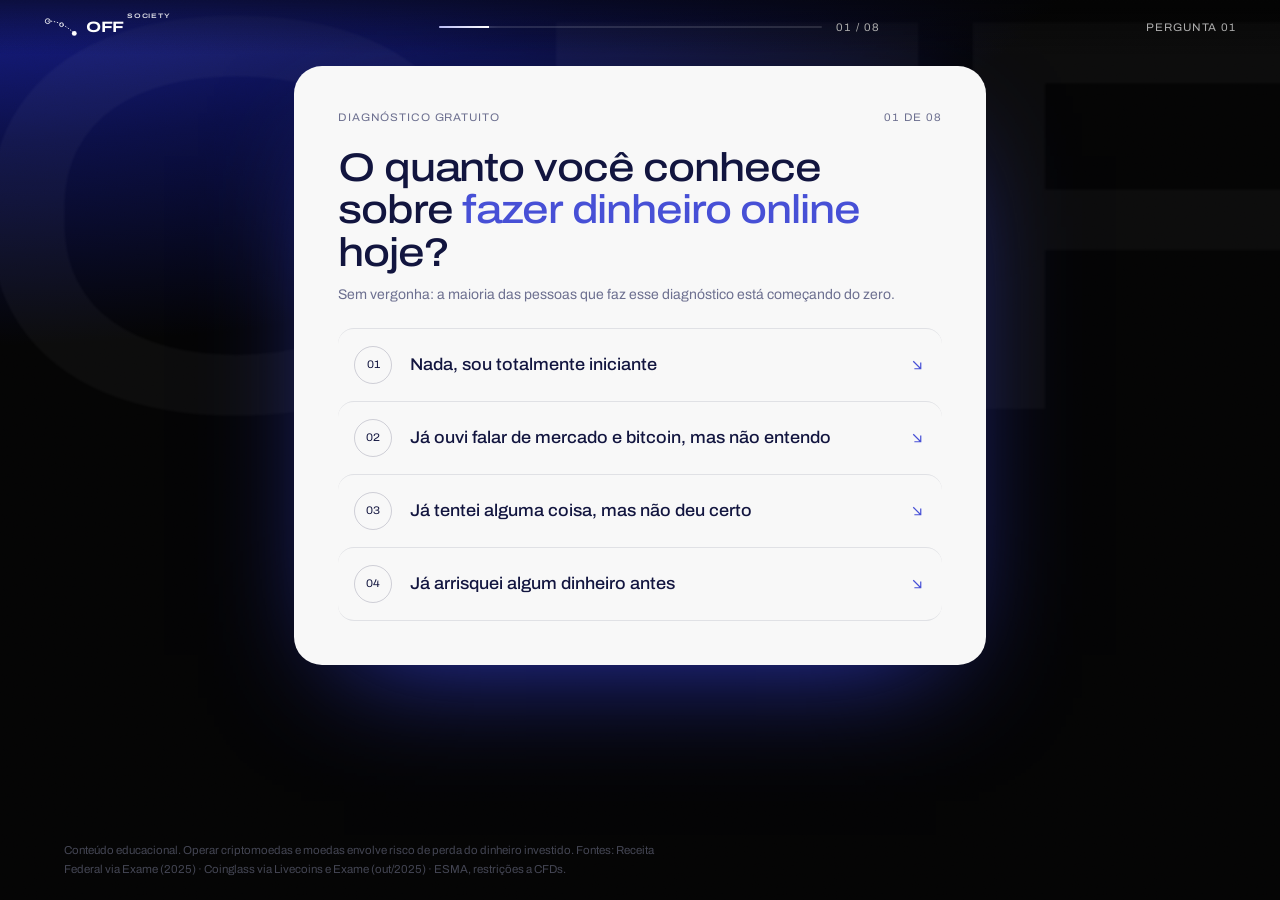
<file: index.html>
<!doctype html>
<html lang="pt-BR" class="no-js">
<head>
  <meta charset="utf-8">
  <meta name="viewport" content="width=device-width, initial-scale=1, viewport-fit=cover">
  <title>Diagnóstico gratuito · Off Society</title>
  <meta name="description" content="Nunca operou? Responda 8 perguntas simples e descubra se você cairia no efeito manada antes de colocar um real no mercado. Diagnóstico gratuito criado por Naio Rezende.">
  <meta name="theme-color" content="#040404">
  <meta property="og:type" content="website">
  <meta property="og:title" content="Você cairia no efeito manada?">
  <meta property="og:description" content="Diagnóstico gratuito · 2 minutos · sem precisar saber nada de mercado · por Naio Rezende">
  <meta property="og:image" content="assets/img/og-image.jpg">
  <meta name="twitter:card" content="summary_large_image">
  <link rel="icon" href="assets/img/favicon.svg" type="image/svg+xml">
  <link rel="preconnect" href="https://fonts.googleapis.com">
  <link rel="preconnect" href="https://fonts.gstatic.com" crossorigin>
  <link href="https://fonts.googleapis.com/css2?family=Archivo:wdth,wght@62..125,300..800&display=swap" rel="stylesheet">
  <link rel="stylesheet" href="assets/css/base.css">
  <link rel="stylesheet" href="assets/css/quiz.css">
  <link rel="preload" as="image" href="assets/img/naio-portrait-blue.webp">
  <script>document.documentElement.classList.replace('no-js', 'js');</script>
</head>
<body class="p-quiz">
  <div class="q-bg" aria-hidden="true">
    <div class="q-glow"></div>
    <div class="q-word dx">OFF</div>
    <div class="q-grain"></div>
  </div>

  <header class="q-bar">
    <a class="logo" href="index.html" aria-label="Off Society">
      <svg class="logo-mark" viewBox="0 0 64 40" aria-hidden="true"><path d="M7 9 C 25 8, 41 17, 57 32" fill="none" stroke="currentColor" stroke-width="1.6" stroke-dasharray="2.6 3.2"/><circle cx="7" cy="9" r="4.6" fill="none" stroke="currentColor" stroke-width="1.6"/><circle cx="33" cy="15.6" r="3.6" fill="none" stroke="currentColor" stroke-width="1.6"/><circle cx="57" cy="32" r="4.6" fill="currentColor"/></svg>
      <span class="logo-word">OFF<sup>SOCIETY</sup></span>
    </a>
    <div class="q-progress" id="progress" hidden>
      <div class="q-progress-track"><i id="progressFill"></i></div>
      <span class="meta tnum" id="progressLabel">01 / 08</span>
    </div>
    <span class="meta q-bar-meta" id="barMeta">Diagnóstico gratuito</span>
  </header>

  <main class="q-stage" id="stage">
    <section class="screen s-intro" id="intro" style="display:none">
      <div class="intro-grid wrap">
        <div class="intro-copy">
          <span class="pill-live" data-reveal><i class="dot-live"></i> Grátis · 2 minutos · não precisa saber nada</span>
          <h1 class="hx intro-h" data-reveal style="--d:.08s">
            Você cairia no <span class="soft">efeito </span><span class="mb anim" data-t="manada?">manada?</span>
          </h1>
          <p class="lead intro-p" data-reveal style="--d:.16s">
            Dólar e bitcoin viraram assunto de todo mundo, e a maioria entra do mesmo jeito: pela dica de alguém.
            Em 10 de outubro de 2025, <b>mais de 1,6 milhão de pessoas</b> perderam dinheiro no mesmo dia, fazendo a mesma coisa.
            Responda 8 perguntas simples e descubra por onde você deveria começar.
          </p>
          <div class="intro-cta" data-reveal style="--d:.24s">
            <button class="btn btn-light btn-xl" id="startBtn" type="button">
              Descobrir meu perfil
              <svg class="ico" viewBox="0 0 24 24" fill="none" stroke="currentColor" stroke-width="1.8"><path d="M5 12h14M13 6l6 6-6 6"/></svg>
            </button>
            <div class="intro-by">
              <img src="assets/img/naio-avatar.webp" alt="" width="36" height="36">
              <span class="meta">Criado por<br><b>Naio Rezende</b></span>
            </div>
          </div>
        </div>

        <figure class="intro-card" data-reveal style="--d:.2s">
          <img src="assets/img/naio-portrait-blue.webp" alt="Naio Rezende" width="1100" height="1375">
          <figcaption>
            <span class="meta">Naio Rezende</span>
            <b>Perdeu R$ 20 mil começando sozinho. Hoje ensina do zero quem nunca operou.</b>
          </figcaption>
        </figure>
      </div>

      <div class="wrap">
        <div class="intro-stats sheet" data-reveal style="--d:.3s">
          <div class="is-head">
            <p class="hx h4">Todo mundo está entrando. <span class="acc">Pouca gente está preparada.</span></p>
            <span class="meta">Dados públicos · fontes no rodapé</span>
          </div>
          <div class="stats">
            <div class="stat">
              <div class="num tnum">505<small>bi</small></div>
              <span class="lbl">reais em cripto</span>
              <span class="txt">movimentados por brasileiros em 2025, segundo a Receita Federal.</span>
            </div>
            <div class="stat tall">
              <div class="num tnum">1,6<small>mi</small></div>
              <span class="lbl">perderam no mesmo dia</span>
              <span class="txt">pessoas no mundo todo, em 10 de outubro de 2025.</span>
            </div>
            <div class="stat grad">
              <div class="num tnum">74–89<small>%</small></div>
              <span class="lbl">perdem sem preparo</span>
              <span class="txt">das contas de pessoas comuns em operações de risco, segundo reguladores europeus.</span>
            </div>
          </div>
        </div>
      </div>
    </section>
  </main>

  <footer class="q-foot wrap">
    <p class="risk">
      Conteúdo educacional. Operar criptomoedas e moedas envolve risco de perda do dinheiro investido.
      Fontes: Receita Federal via Exame (2025) · Coinglass via Livecoins e Exame (out/2025) · ESMA, restrições a CFDs.
    </p>
  </footer>

  <script src="assets/js/config.js"></script>
  <script src="assets/js/core.js"></script>
  <script src="assets/js/audios.js"></script>
  <script src="assets/js/quiz.js"></script>
</body>
</html>
</file>
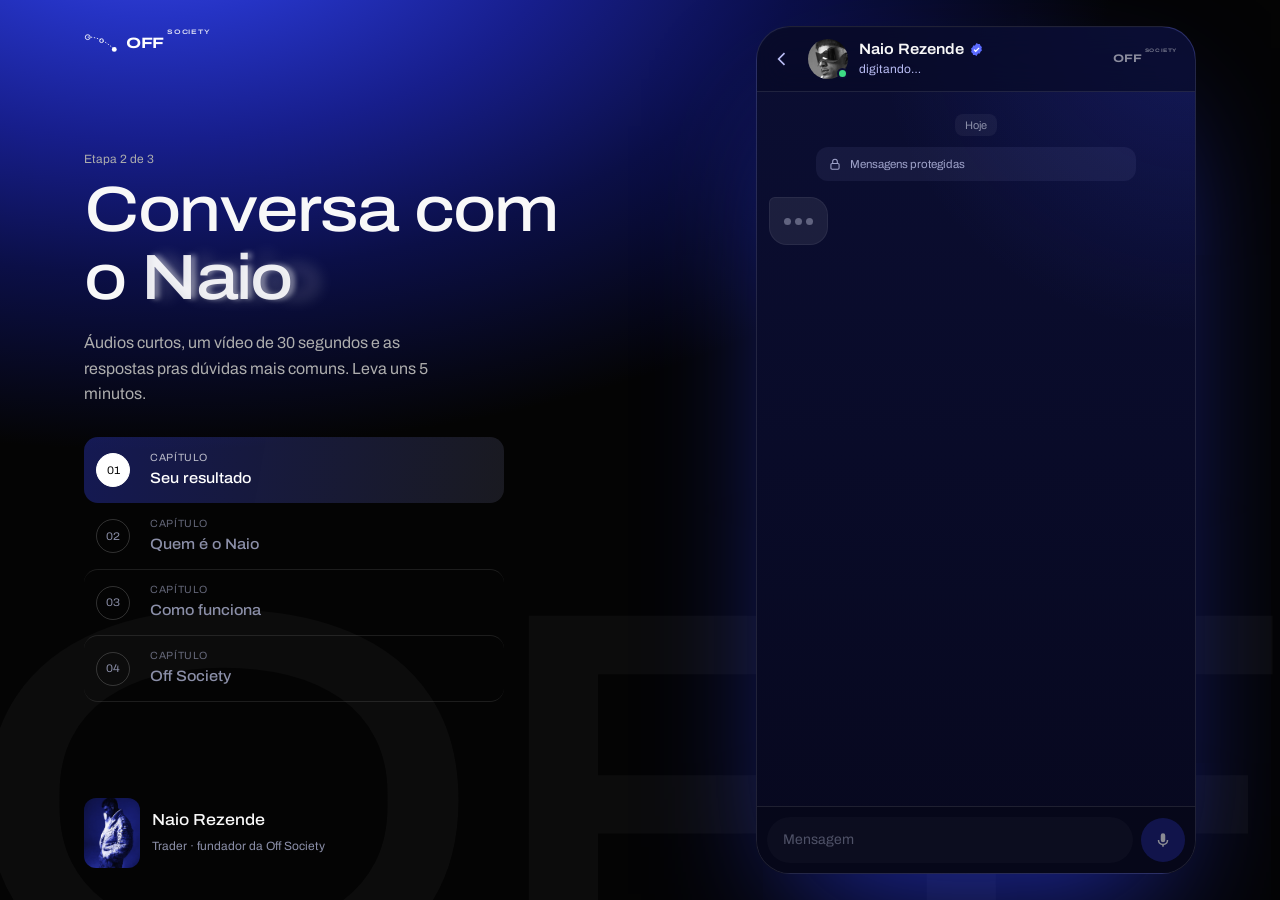
<file: chat.html>
<!doctype html>
<html lang="pt-BR" class="no-js">
<head>
  <meta charset="utf-8">
  <meta name="viewport" content="width=device-width, initial-scale=1, viewport-fit=cover, interactive-widget=resizes-content">
  <title>Conversa com o Naio · Off Society</title>
  <meta name="description" content="Áudios do Naio Rezende sobre o seu Diagnóstico Cascata.">
  <meta name="theme-color" content="#07081E">
  <meta name="robots" content="noindex">
  <meta property="og:title" content="Conversa com o Naio · Off Society">
  <meta property="og:image" content="assets/img/og-image.jpg">
  <link rel="icon" href="assets/img/favicon.svg" type="image/svg+xml">
  <link rel="preconnect" href="https://fonts.googleapis.com">
  <link rel="preconnect" href="https://fonts.gstatic.com" crossorigin>
  <link href="https://fonts.googleapis.com/css2?family=Archivo:wdth,wght@62..125,300..800&display=swap" rel="stylesheet">
  <link rel="stylesheet" href="assets/css/base.css">
  <link rel="stylesheet" href="assets/css/chat.css">
  <link rel="preload" as="image" href="assets/img/naio-avatar.webp">
  <script>document.documentElement.classList.replace('no-js', 'js');</script>
</head>
<body class="p-chat">
  <div class="c-bg" aria-hidden="true"><div class="c-word dx">OFF</div></div>

  <div class="c-layout">
    <aside class="c-side">
      <a class="logo" href="index.html" aria-label="Off Society">
        <svg class="logo-mark" viewBox="0 0 64 40" aria-hidden="true"><path d="M7 9 C 25 8, 41 17, 57 32" fill="none" stroke="currentColor" stroke-width="1.6" stroke-dasharray="2.6 3.2"/><circle cx="7" cy="9" r="4.6" fill="none" stroke="currentColor" stroke-width="1.6"/><circle cx="33" cy="15.6" r="3.6" fill="none" stroke="currentColor" stroke-width="1.6"/><circle cx="57" cy="32" r="4.6" fill="currentColor"/></svg>
        <span class="logo-word">OFF<sup>SOCIETY</sup></span>
      </a>

      <div class="c-side-mid">
        <span class="phase">Etapa 2 de 3</span>
        <h1 class="hx c-side-h">Conversa com <br>o <span class="mb anim" data-t="Naio">Naio</span></h1>
        <p class="lead" id="sideLead">Áudios curtos, um vídeo de 30 segundos e as respostas pras dúvidas mais comuns. Leva uns 5 minutos.</p>

        <ol class="c-chapters" id="chapters">
          <li data-ch="1"><span class="idx">01</span><span><small>Capítulo</small><b>Seu resultado</b></span></li>
          <li data-ch="2"><span class="idx">02</span><span><small>Capítulo</small><b>Quem é o Naio</b></span></li>
          <li data-ch="3"><span class="idx">03</span><span><small>Capítulo</small><b>Como funciona</b></span></li>
          <li data-ch="4"><span class="idx">04</span><span><small>Capítulo</small><b>Off Society</b></span></li>
        </ol>
      </div>

      <div class="c-side-foot">
        <figure class="c-side-card">
          <img src="assets/img/naio-profile-blue.webp" alt="" loading="lazy" width="1100" height="1375">
          <figcaption><b>Naio Rezende</b><span>Trader · fundador da Off Society</span></figcaption>
        </figure>
        <!-- Link removido para não aparecer antes da decisão no chat -->
      </div>
    </aside>

    <section class="phone" aria-label="Conversa com Naio Rezende">
      <header class="ph-head">
        <a class="ph-back" href="index.html" aria-label="Voltar ao diagnóstico"><svg viewBox="0 0 24 24" fill="none" stroke="currentColor" stroke-width="2"><path d="M15 5l-7 7 7 7"/></svg></a>
        <div class="ph-av"><img src="assets/img/naio-avatar.webp" alt="" width="40" height="40"><i></i></div>
        <div class="ph-id">
          <b>Naio Rezende <svg class="vf" viewBox="0 0 24 24" aria-label="verificado"><path fill="#5B6BFF" d="M12 1.5l2.4 1.8 3-.1.9 2.9 2.4 1.8-.9 2.9.9 2.9-2.4 1.8-.9 2.9-3-.1L12 22.5l-2.4-1.8-3 .1-.9-2.9-2.4-1.8.9-2.9-.9-2.9 2.4-1.8.9-2.9 3 .1z"/><path d="M8 12.2l2.7 2.7L16.2 9.4" fill="none" stroke="#fff" stroke-width="2"/></svg></b>
          <span id="status" class="st act">digitando…</span>
        </div>
        <span class="ph-brand logo-word">OFF<sup>SOCIETY</sup></span>
      </header>

      <div class="ph-offer" id="offerPill" hidden>
        <a href="oferta.html" data-keep-utm id="offerPillLink"><span class="dot-live"></span>Ver a Off Society <svg viewBox="0 0 24 24" fill="none" stroke="currentColor" stroke-width="2"><path d="M5 12h14M13 6l6 6-6 6"/></svg></a>
      </div>

      <div class="ph-body" id="thread" role="log" aria-live="polite" aria-relevant="additions">
        <div class="ph-day"><span>Hoje</span></div>
        <p class="ph-note" id="phNote"><svg viewBox="0 0 24 24" fill="none" stroke="currentColor" stroke-width="1.8"><rect x="5" y="11" width="14" height="10" rx="2"/><path d="M8 11V8a4 4 0 118 0v3"/></svg>Mensagens protegidas</p>
      </div>

      <footer class="ph-foot">
        <div class="ph-chips" id="chips" role="group" aria-label="Respostas"></div>
        <form class="ph-input" id="inputForm" hidden autocomplete="off">
          <input id="textInput" type="text" maxlength="400" aria-label="Sua resposta">
          <button type="submit" class="ph-send" aria-label="Enviar"><svg viewBox="0 0 24 24" fill="currentColor"><path d="M3.4 20.4L21 12 3.4 3.6 3.4 10l12.6 2-12.6 2z"/></svg></button>
        </form>
        <div class="ph-fake" id="fakeInput" aria-hidden="true">
          <span>Mensagem</span>
          <i><svg viewBox="0 0 24 24" fill="currentColor"><path d="M12 15a3 3 0 003-3V6a3 3 0 10-6 0v6a3 3 0 003 3zm5-3a5 5 0 01-10 0H5a7 7 0 006 6.92V21h2v-2.08A7 7 0 0019 12h-2z"/></svg></i>
        </div>
      </footer>
    </section>
  </div>

  <script src="assets/js/config.js"></script>
  <script src="assets/js/core.js"></script>
  <script src="assets/js/audios.js"></script>
  <script src="assets/js/cascade.js"></script>
  <script src="assets/js/media.js"></script>
  <script src="assets/js/chat.js"></script>
</body>
</html>
</file>
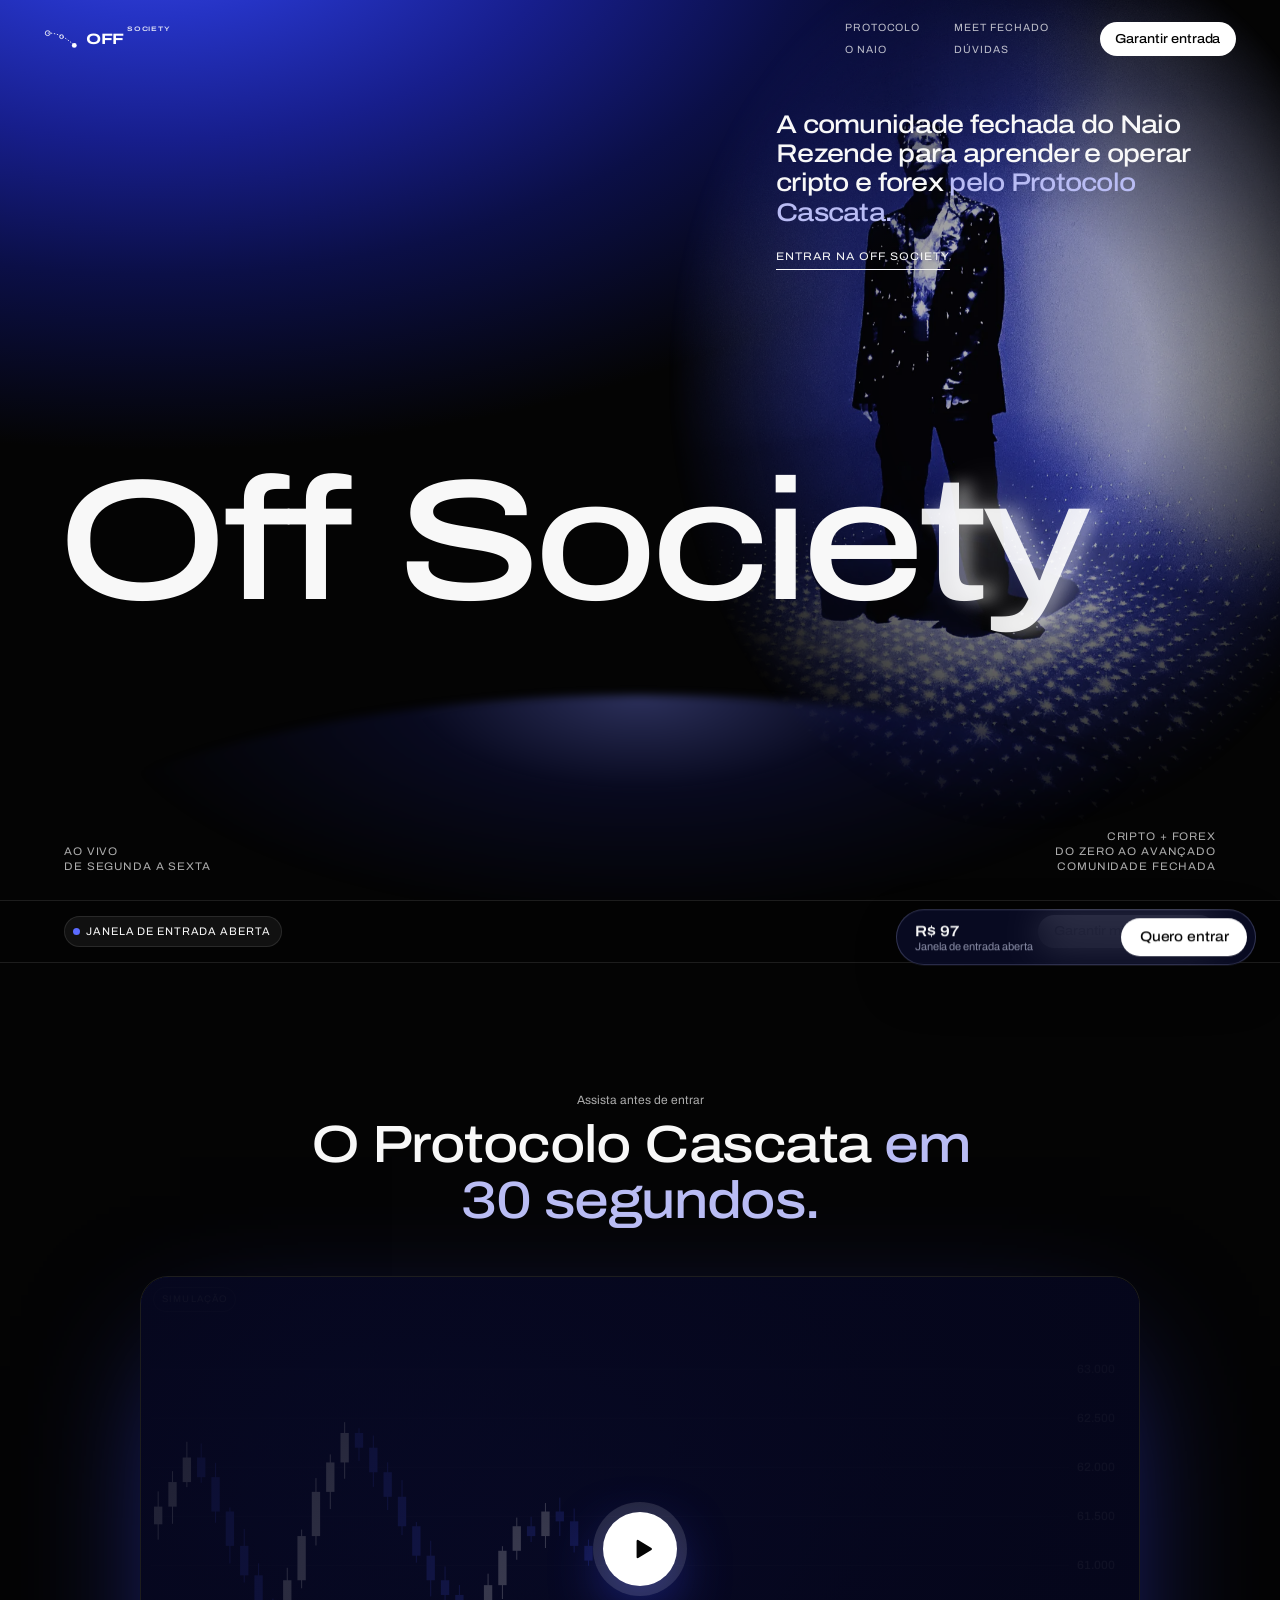
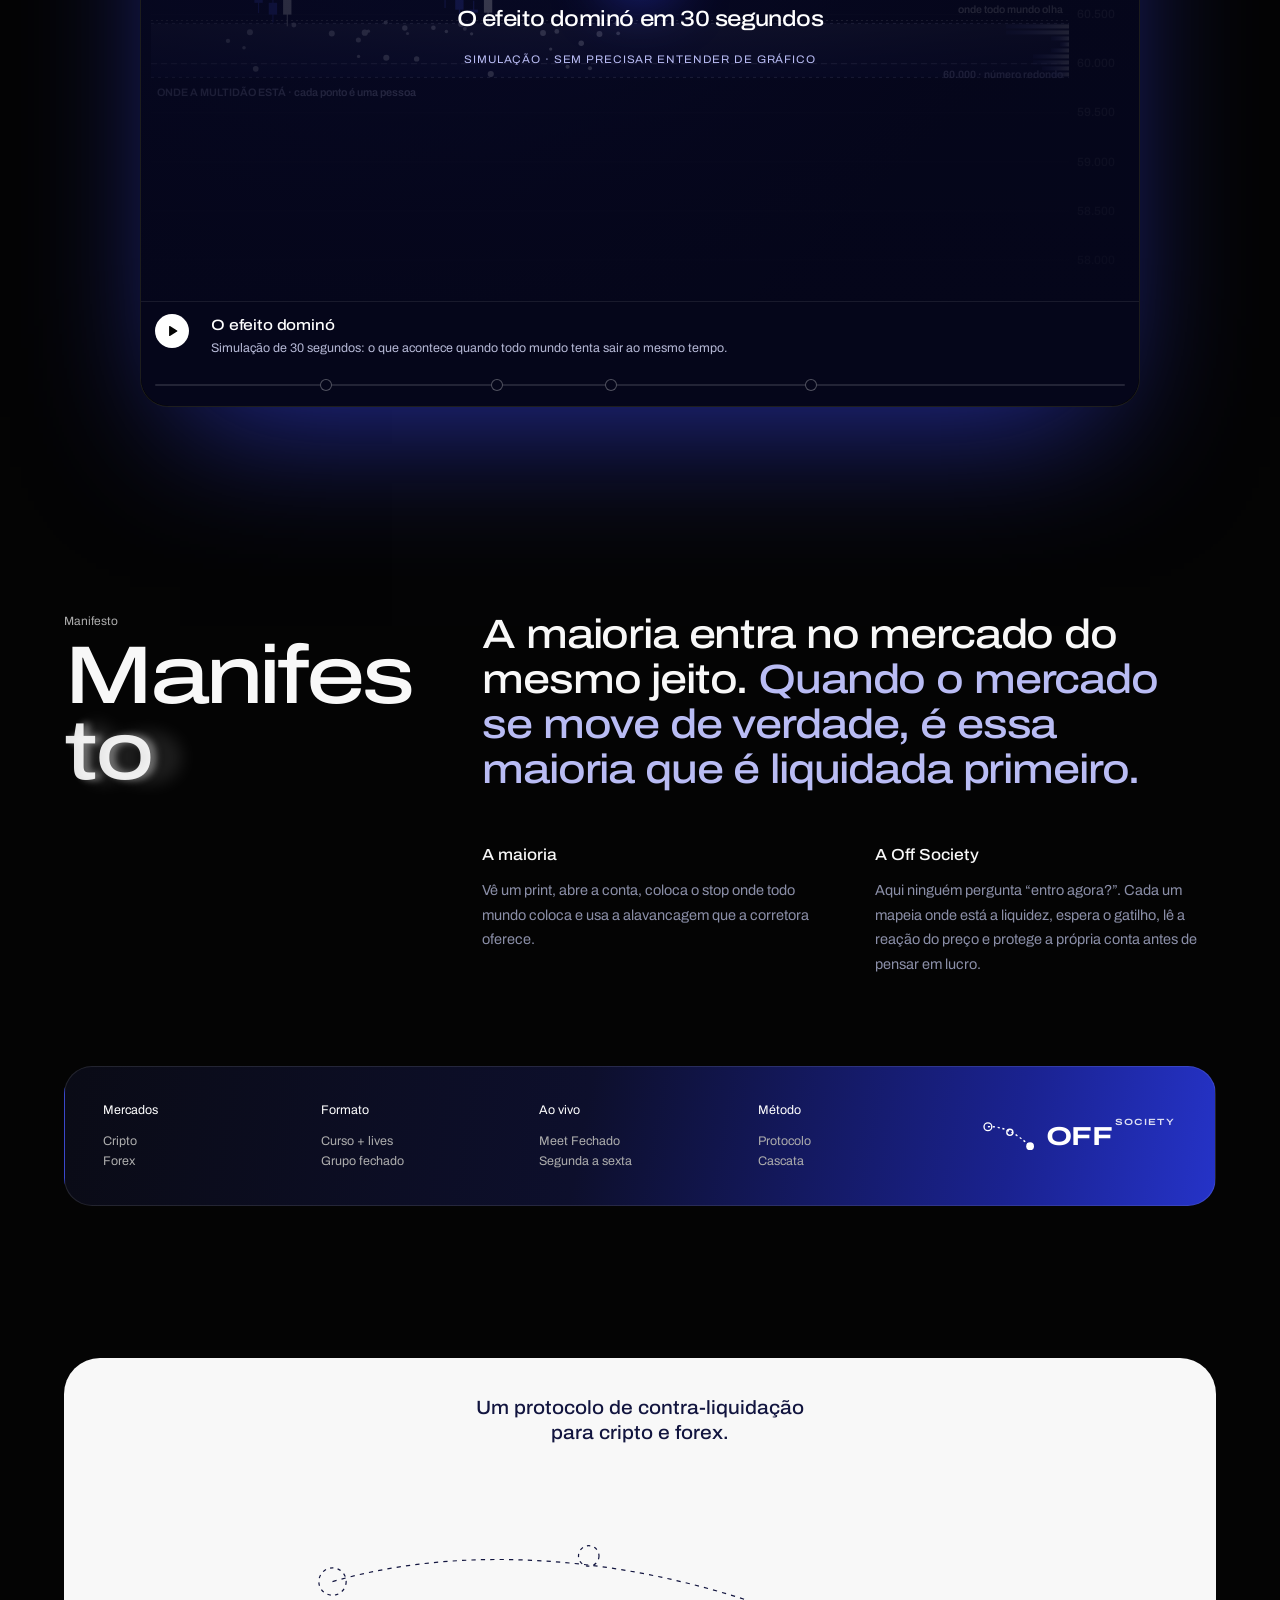
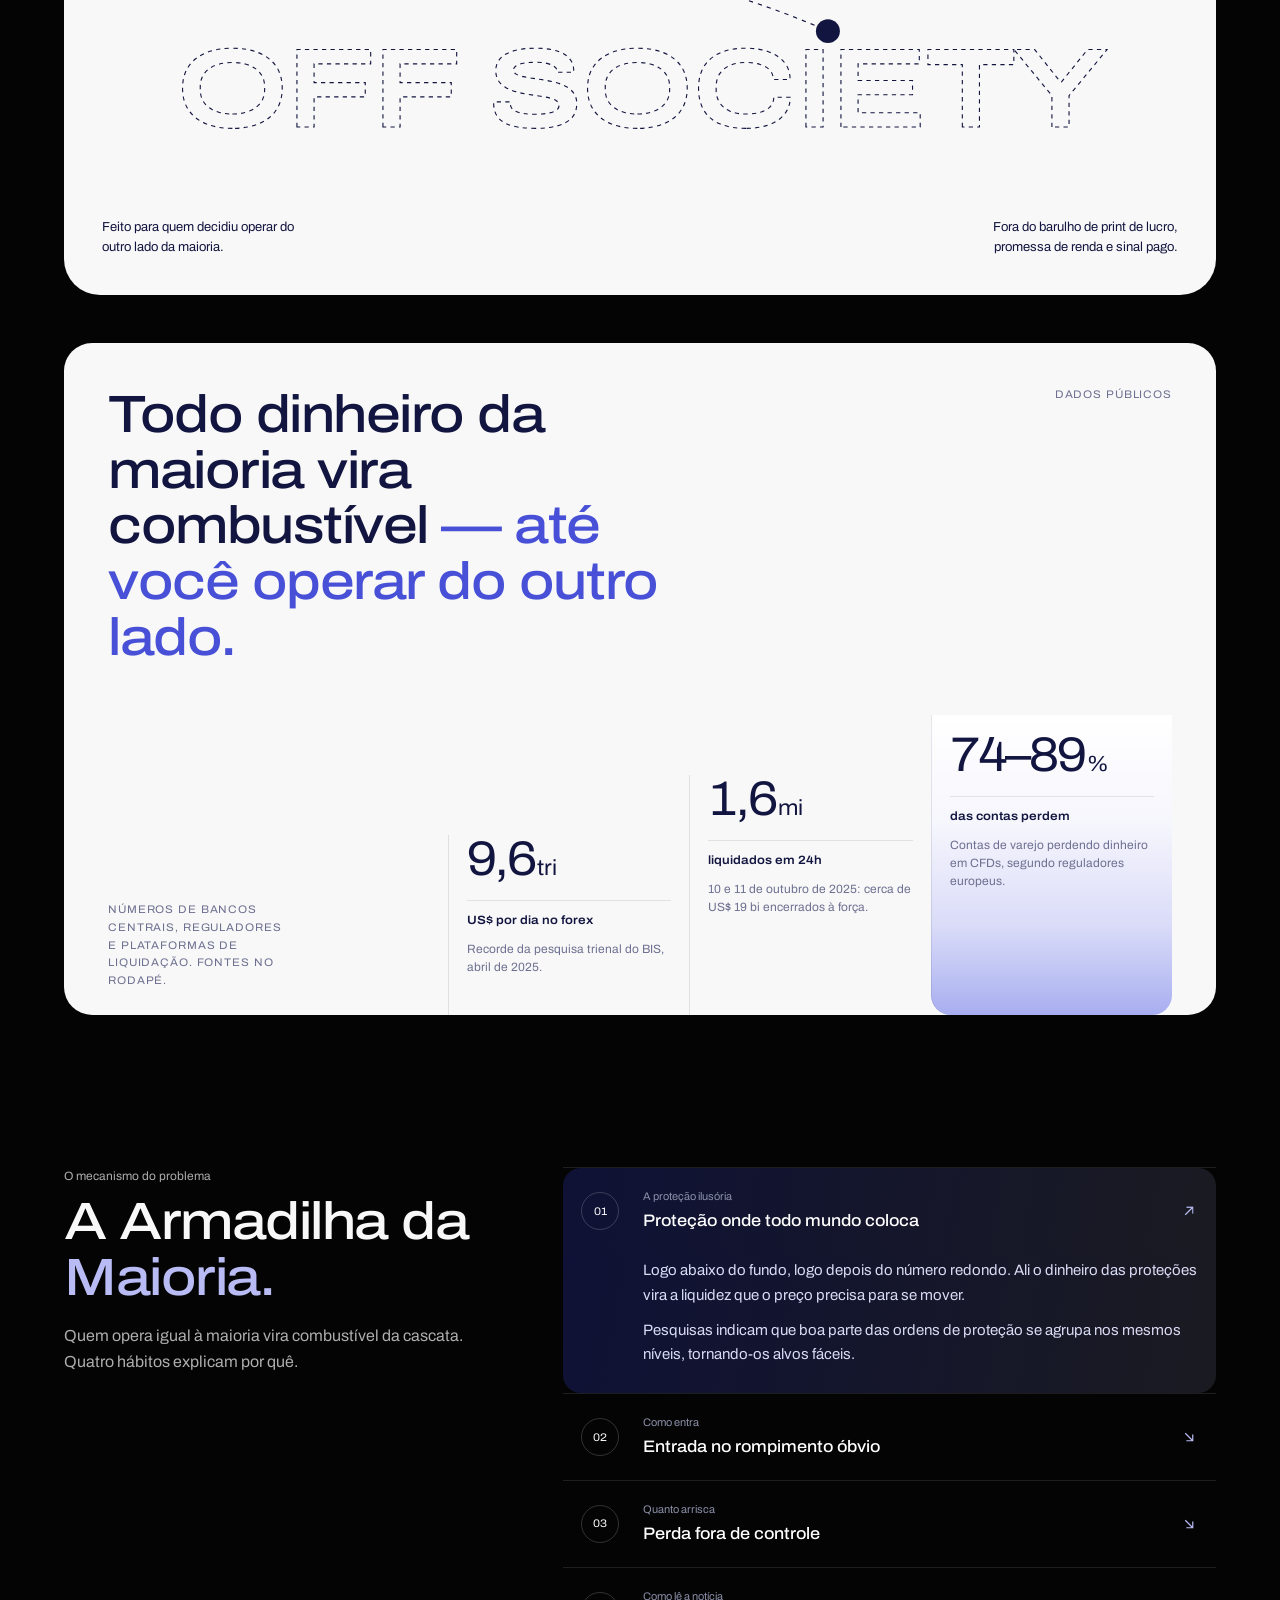
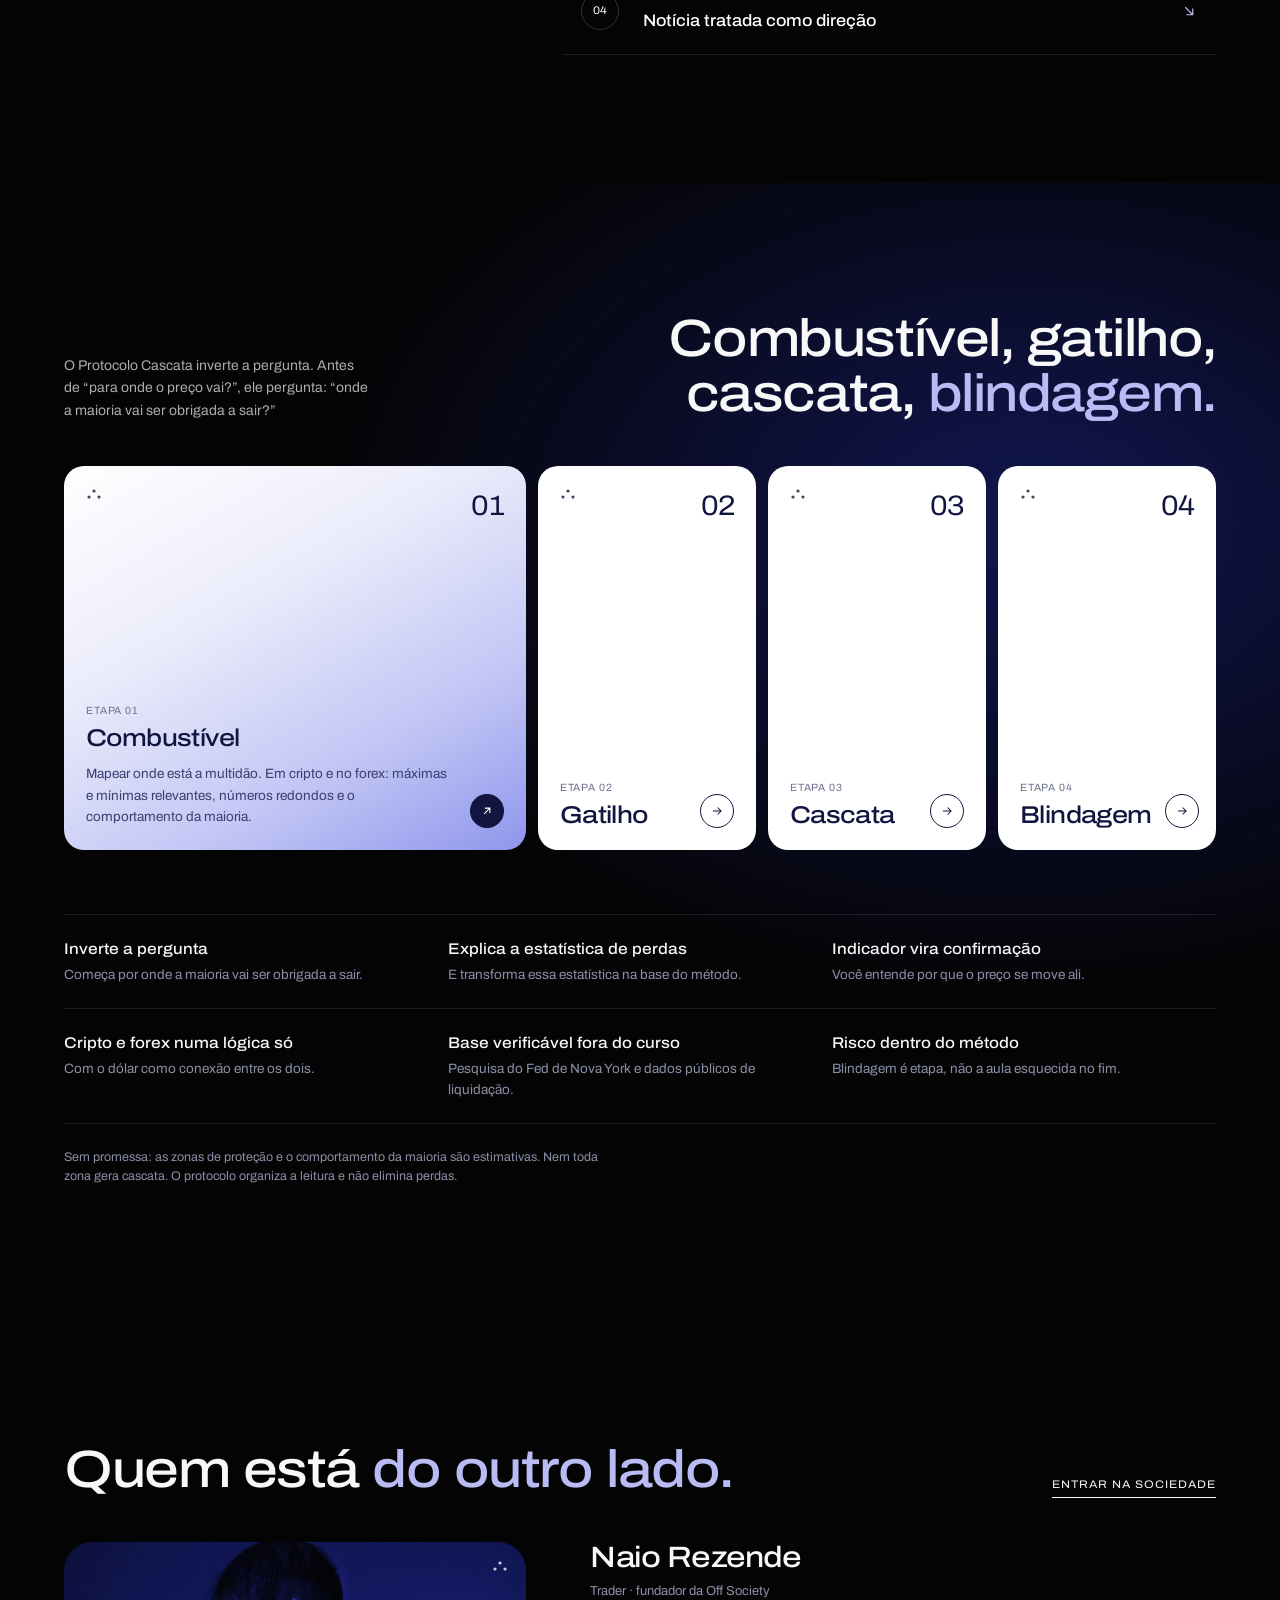
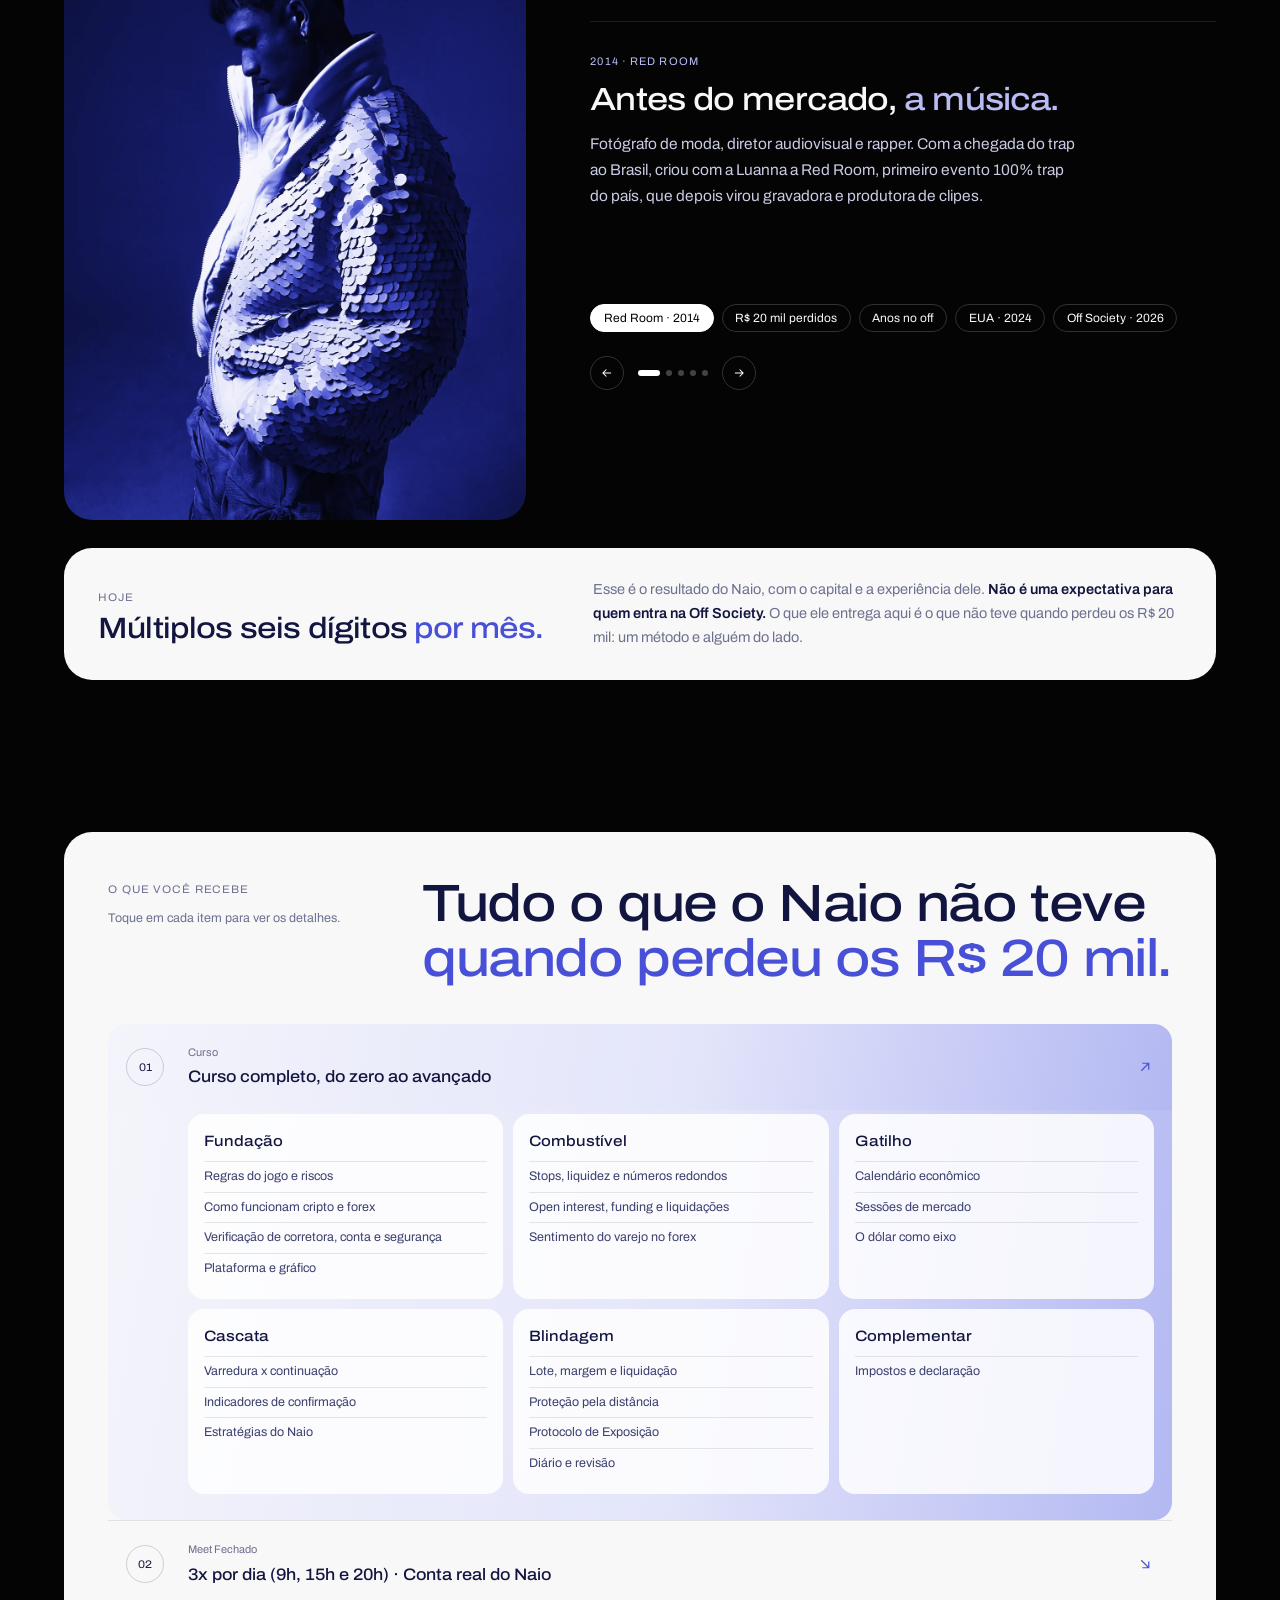
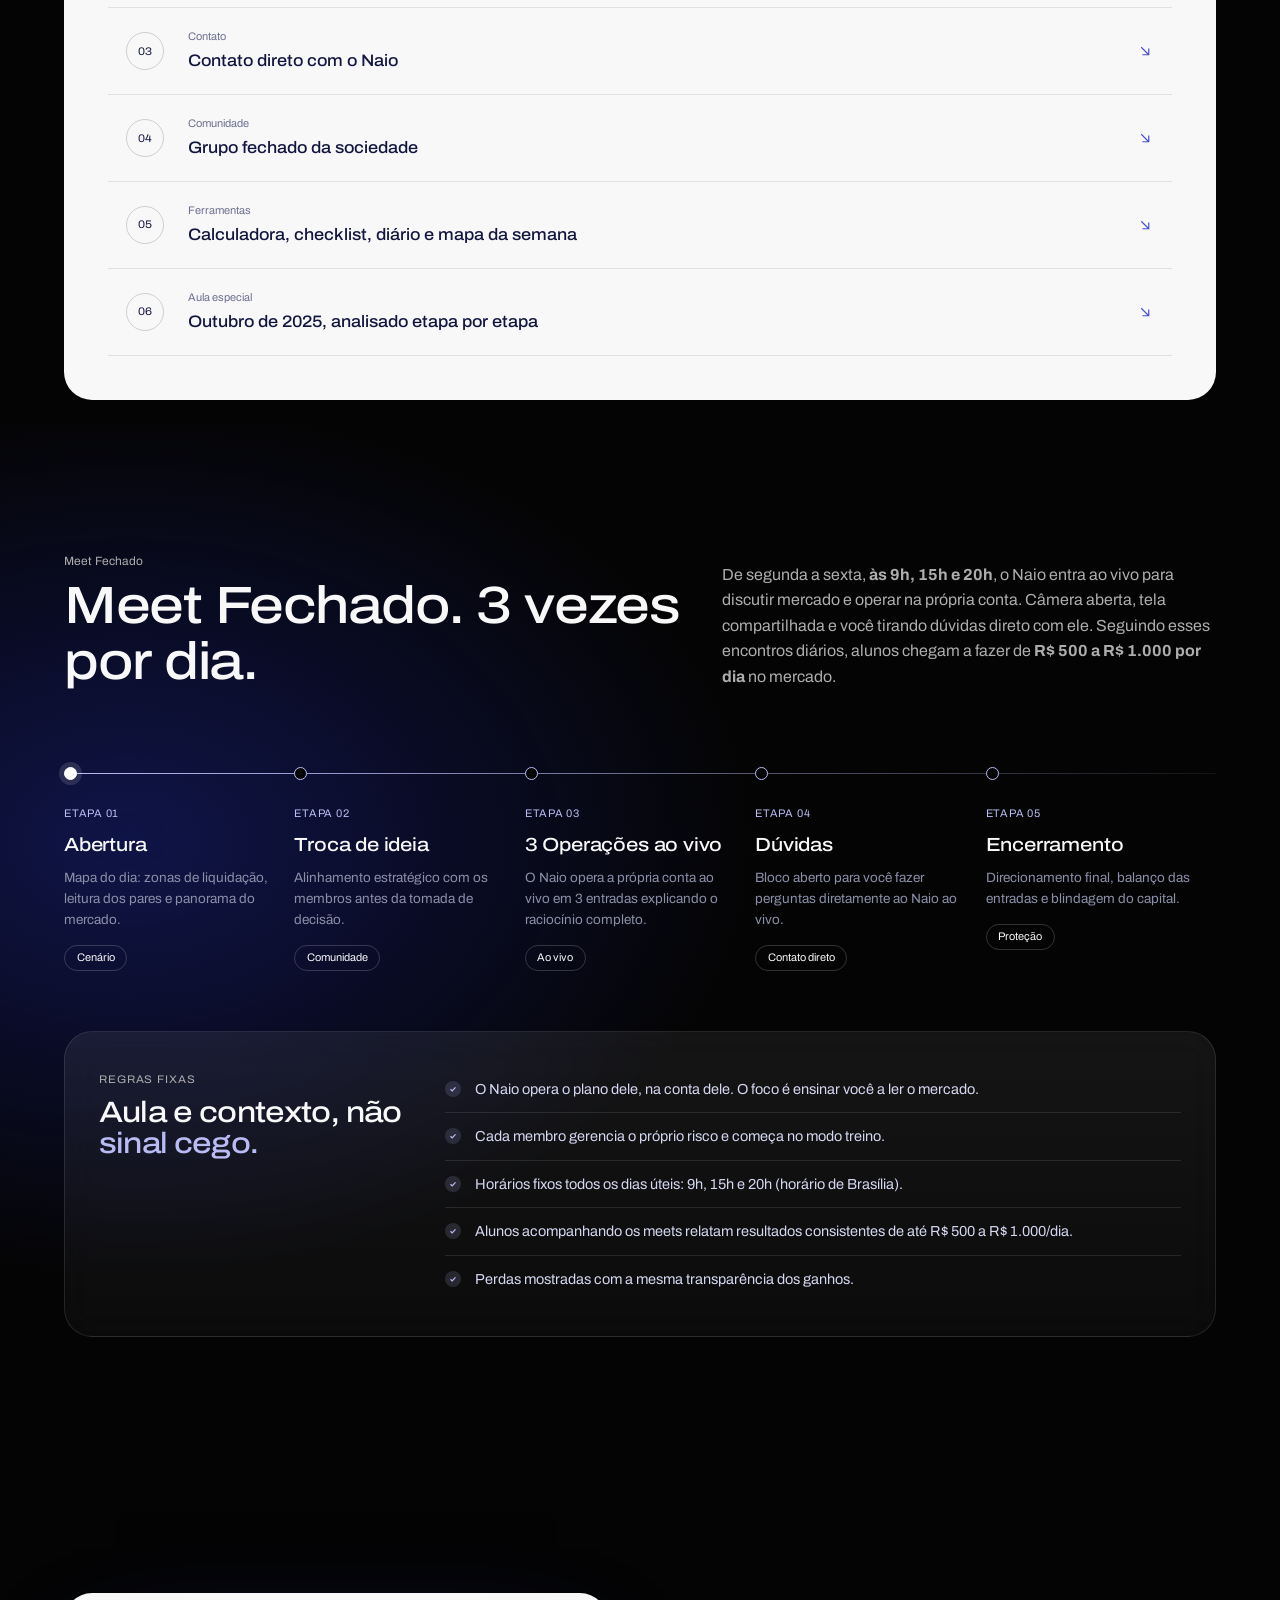
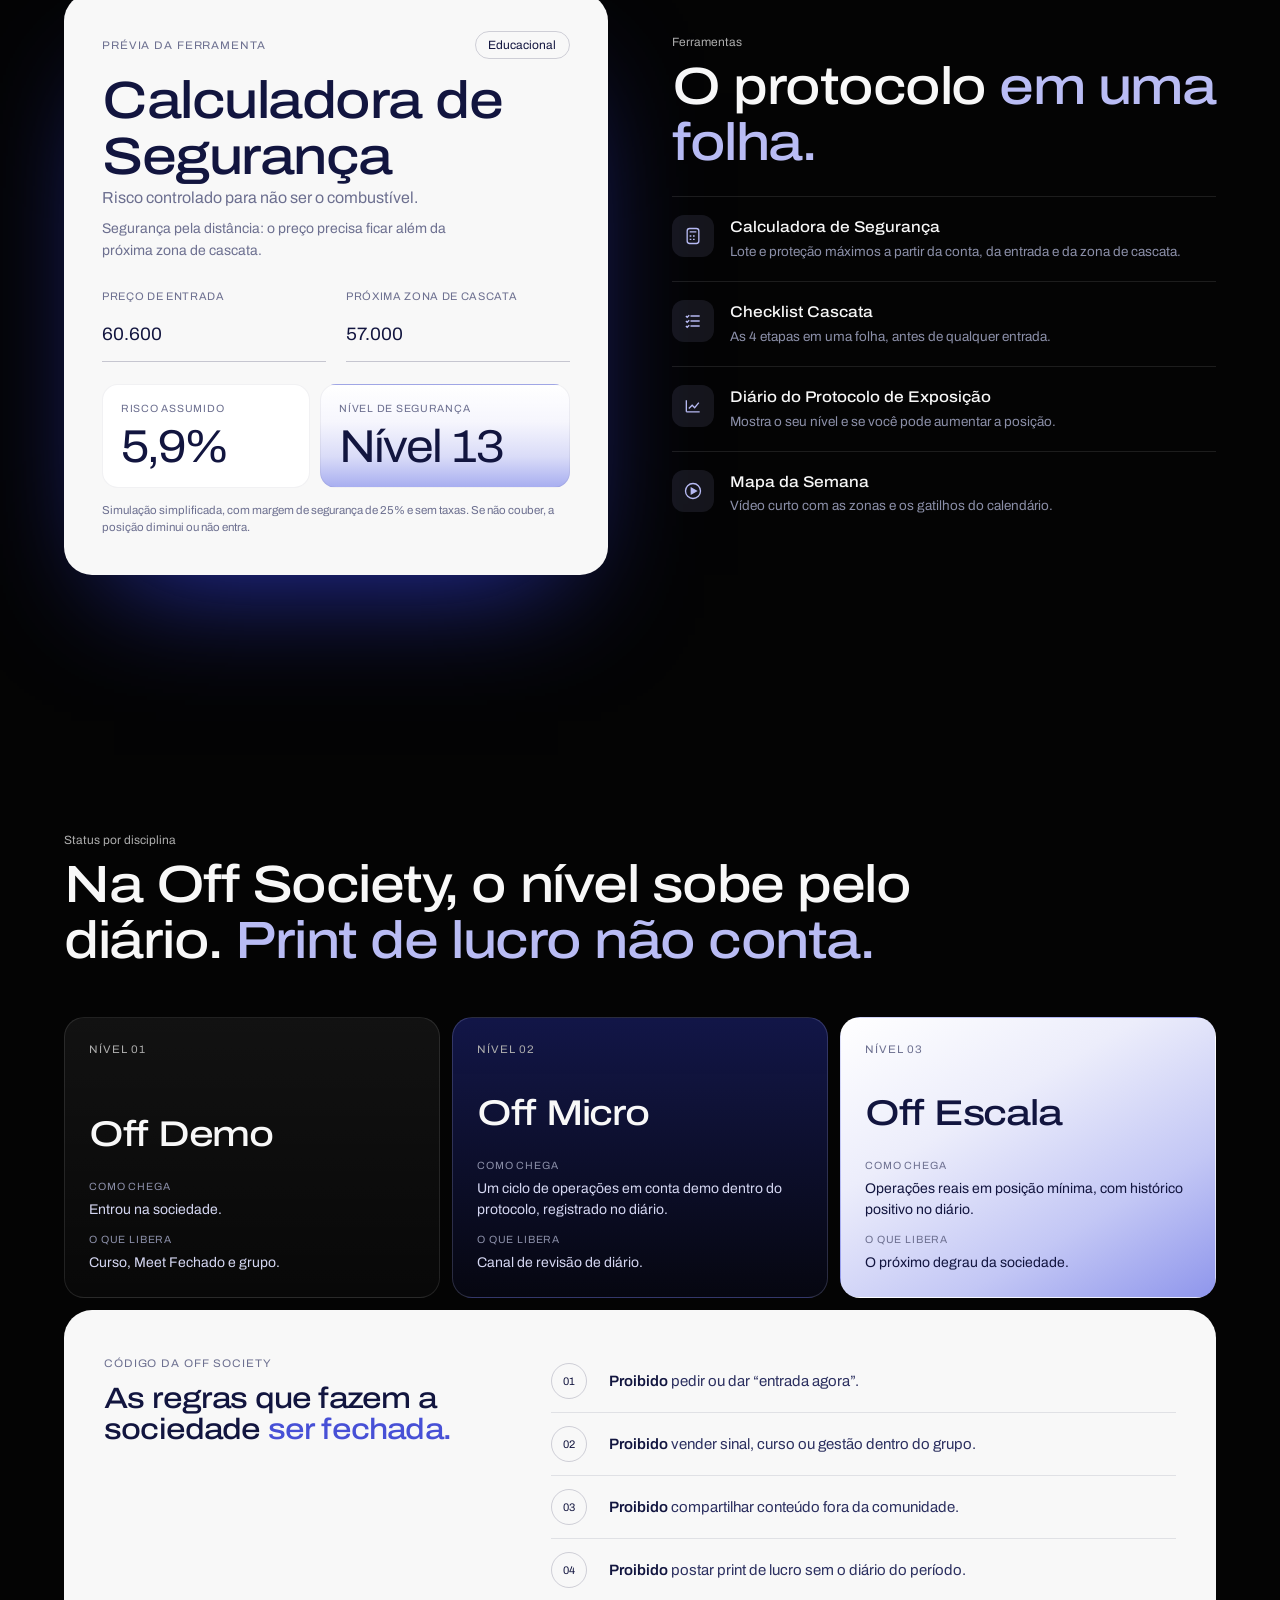
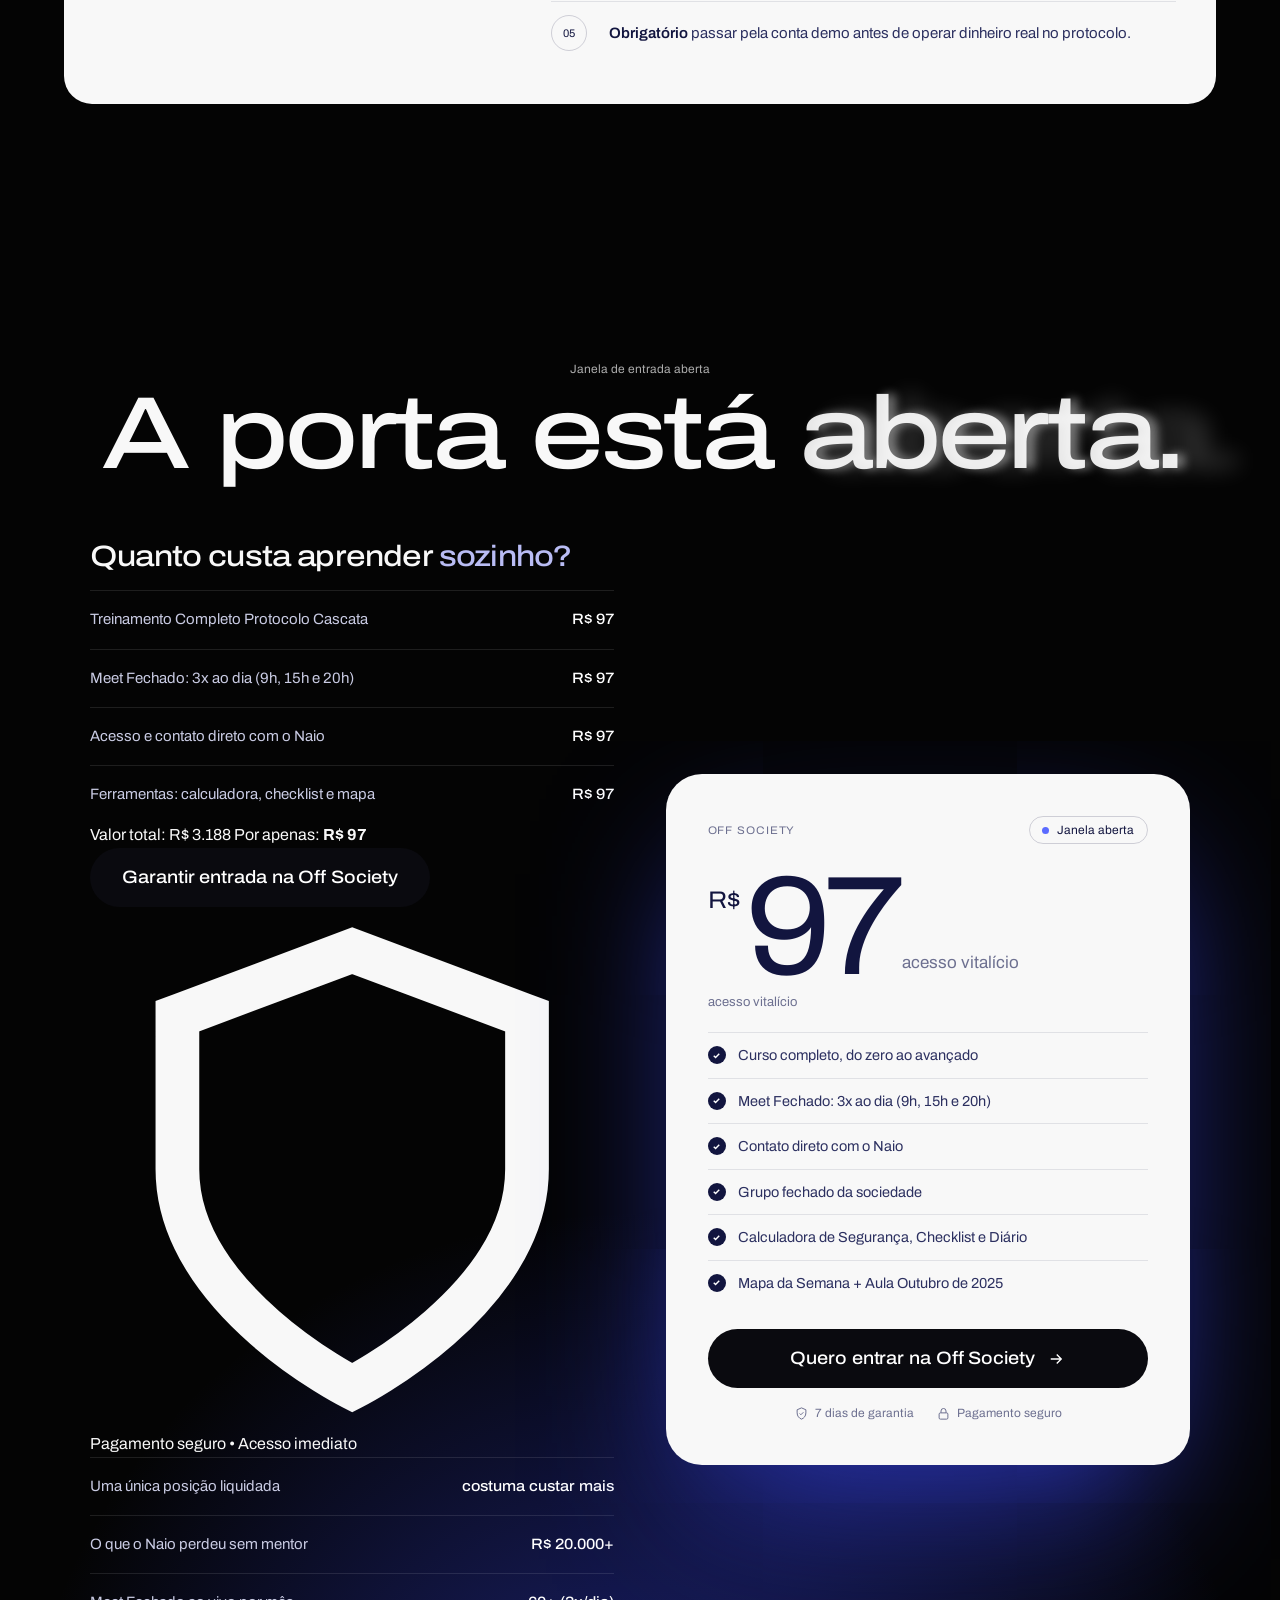
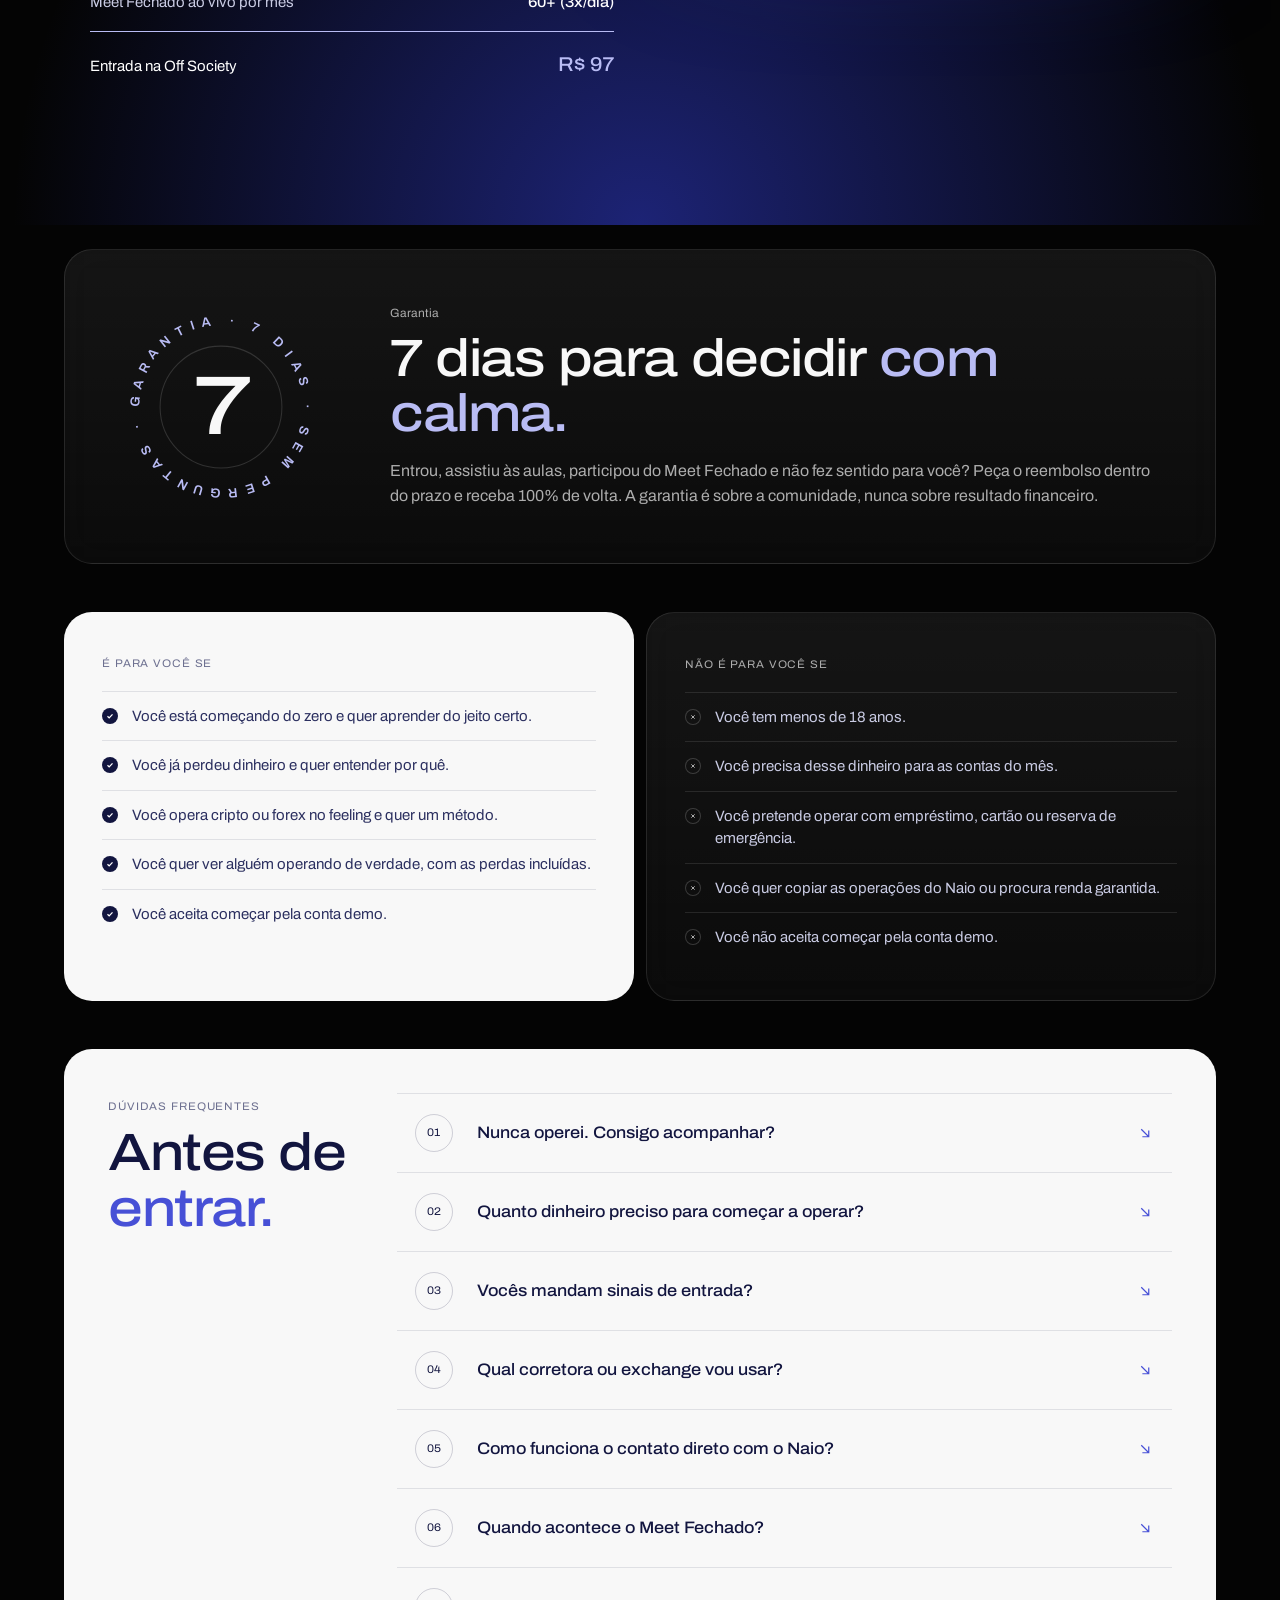
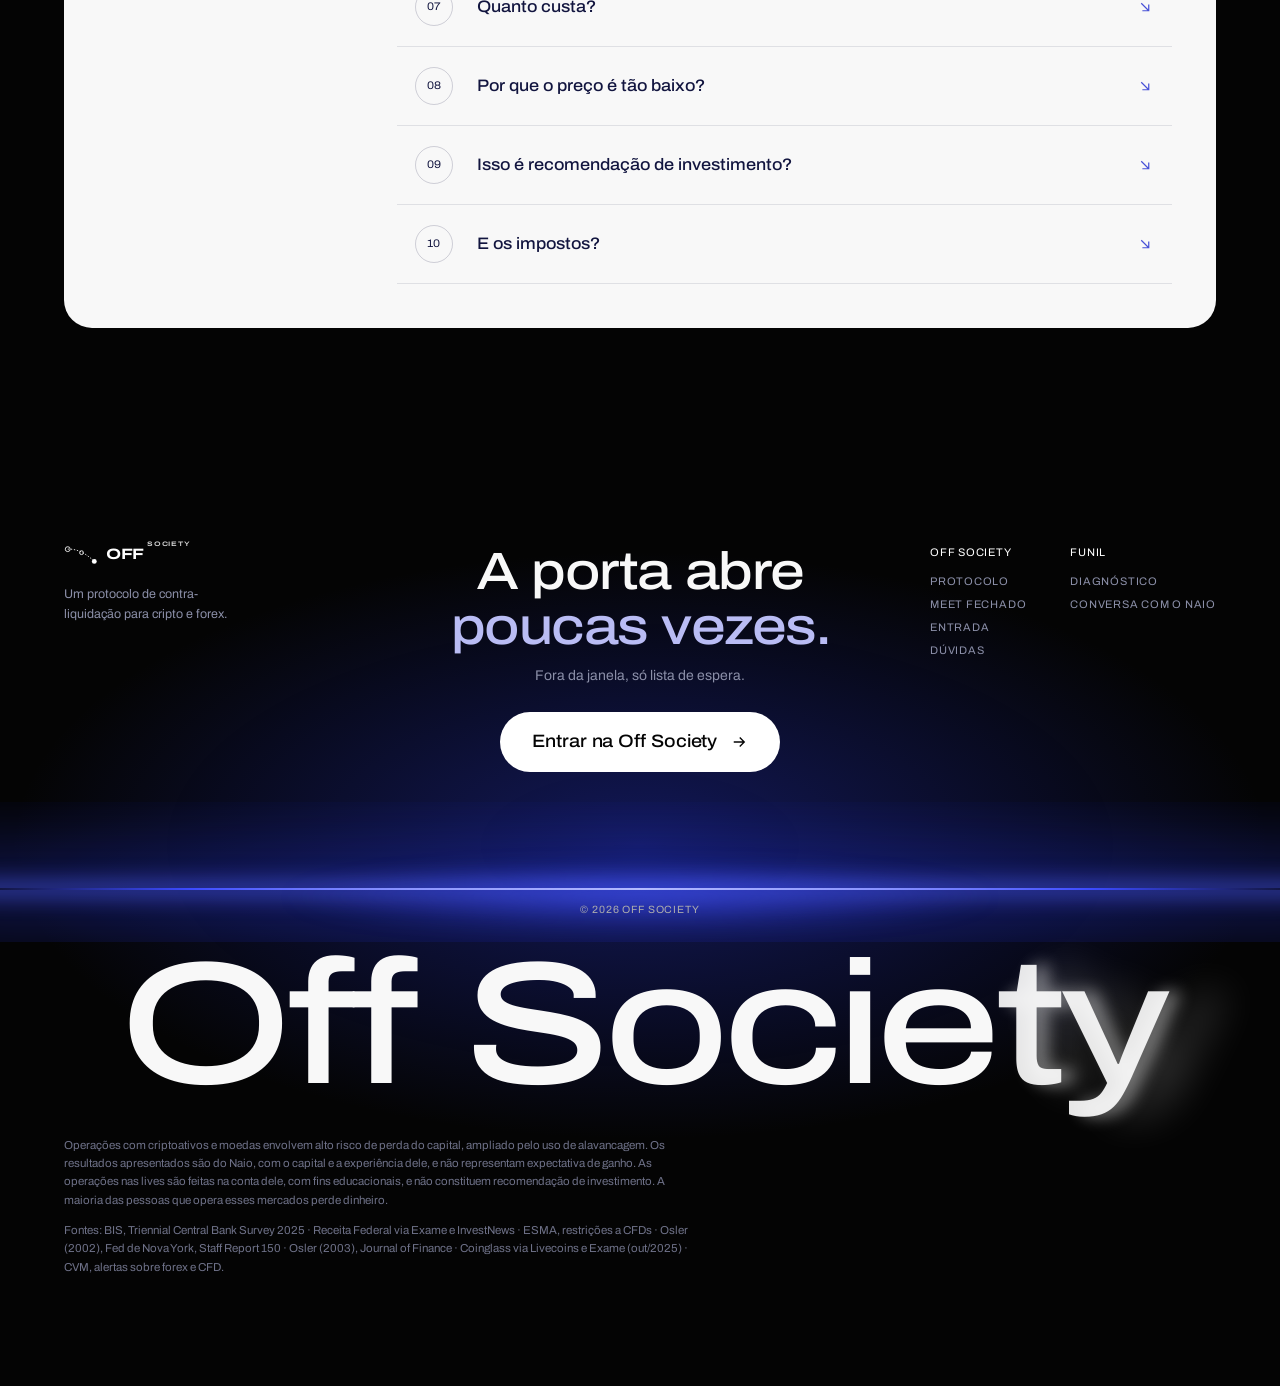
<file: oferta.html>
<!doctype html>
<html lang="pt-BR" class="no-js">
<head>
  <meta charset="utf-8">
  <meta name="viewport" content="width=device-width, initial-scale=1, viewport-fit=cover">
  <title>Off Society · Protocolo Cascata com Naio Rezende</title>
  <meta name="description" content="A comunidade fechada do Naio Rezende para aprender e operar cripto e forex pelo Protocolo Cascata, do zero ao avançado, com lives de segunda a sexta.">
  <meta name="theme-color" content="#040404">
  <meta property="og:type" content="website">
  <meta property="og:title" content="Off Society · Protocolo Cascata">
  <meta property="og:description" content="Cripto e forex do zero ao avançado, com o Naio ao vivo de segunda a sexta.">
  <meta property="og:image" content="assets/img/og-image.jpg">
  <meta name="twitter:card" content="summary_large_image">
  <link rel="icon" href="assets/img/favicon.svg" type="image/svg+xml">
  <link rel="preconnect" href="https://fonts.googleapis.com">
  <link rel="preconnect" href="https://fonts.gstatic.com" crossorigin>
  <link href="https://fonts.googleapis.com/css2?family=Archivo:wdth,wght@62..125,300..800&display=swap" rel="stylesheet">
  <link rel="stylesheet" href="assets/css/base.css">
  <link rel="stylesheet" href="assets/css/oferta.css">
  <link rel="preload" as="image" href="assets/img/naio-stage-blue.webp">
  <script>document.documentElement.classList.replace('no-js', 'js');</script>
</head>
<body class="p-offer">

  <!-- ================================================================ NAV -->
  <header class="nav">
    <a class="logo" href="#" aria-label="Off Society">
      <svg class="logo-mark" viewBox="0 0 64 40" aria-hidden="true"><path d="M7 9 C 25 8, 41 17, 57 32" fill="none" stroke="currentColor" stroke-width="1.6" stroke-dasharray="2.6 3.2"/><circle cx="7" cy="9" r="4.6" fill="none" stroke="currentColor" stroke-width="1.6"/><circle cx="33" cy="15.6" r="3.6" fill="none" stroke="currentColor" stroke-width="1.6"/><circle cx="57" cy="32" r="4.6" fill="currentColor"/></svg>
      <span class="logo-word">OFF<sup>SOCIETY</sup></span>
    </a>
    <div class="nav-r">
      <nav class="nav-links" aria-label="Seções">
        <a href="#protocolo">Protocolo</a><a href="#sala">Meet Fechado</a>
        <a href="#naio">O Naio</a><a href="#duvidas">Dúvidas</a>
      </nav>
      <a class="btn btn-light" href="#preco">Garantir entrada</a>
    </div>
  </header>

  <!-- ================================================================ HERO -->
  <section class="hero">
    <div class="hero-photo" aria-hidden="true"><img src="assets/img/naio-stage-blue.webp" alt="" width="1400" height="1498"></div>
    <div class="hero-surface" aria-hidden="true"></div>
    <div class="wrap hero-in">
      <div class="hero-top">
        <div class="hero-chip glass" data-if-name hidden>
          <img src="assets/img/naio-avatar.webp" alt="" width="36" height="36">
          <p><b><span data-name></span></b>, seu diagnóstico mostrou <b id="heroScore">—</b> de preparo. Aqui dentro, o trabalho é chegar a 100% antes de você arriscar um real.</p>
        </div>
        <div class="hero-claim" data-reveal>
          <p class="hx">A comunidade fechada do Naio Rezende para aprender e operar cripto e forex <span class="soft">pelo Protocolo Cascata.</span></p>
          <a class="ulink" href="#preco">Entrar na Off Society</a>
        </div>
      </div>

      <h1 class="dx hero-word"><span class="hw-1">Off</span> <span class="hw-2">Socie<span class="mb anim" data-t="ty">ty</span></span></h1>

      <div class="hero-bottom">
        <span class="meta">Ao vivo<br>de segunda a sexta</span>
        <span class="meta hb-r">Cripto + forex<br>Do zero ao avançado<br>Comunidade fechada</span>
      </div>
    </div>
  </section>

  <!-- ================================================================ JANELA -->
  <div class="winbar">
    <div class="wrap">
      <span class="pill-live"><i class="dot-live"></i><span id="winLabel">Janela de entrada aberta</span></span>
      <div class="cdown" id="winCount" hidden></div>
      <a class="btn btn-light" href="#preco" data-cta-label>Garantir minha entrada</a>
    </div>
  </div>

  <!-- ================================================================ VÍDEO -->
  <section class="sec vsl" id="video">
    <div class="wrap">
      <div class="sec-head center" data-reveal>
        <span class="phase" id="vslPhase">Assista antes de entrar</span>
        <h2 class="hx h2" id="vslTitle">O Protocolo Cascata <span class="soft">em 30 segundos.</span></h2>
      </div>
      <div class="vsl-box" id="vslBox" data-reveal style="--d:.1s"></div>
    </div>
  </section>

  <!-- ================================================================ MANIFESTO -->
  <section class="sec about">
    <div class="wrap about-grid">
      <div data-reveal>
        <span class="phase">Manifesto</span>
        <h2 class="dx about-word">Manifes<span class="mb" data-t="to">to</span></h2>
      </div>
      <div>
        <p class="hx about-h" data-reveal>A maioria entra no mercado do mesmo jeito. <span class="soft">Quando o mercado se move de verdade, é essa maioria que é liquidada primeiro.</span></p>
        <div class="about-cols">
          <div data-reveal style="--d:.05s">
            <h3>A maioria</h3>
            <p>Vê um print, abre a conta, coloca o stop onde todo mundo coloca e usa a alavancagem que a corretora oferece.</p>
          </div>
          <div data-reveal style="--d:.12s">
            <h3>A Off Society</h3>
            <p>Aqui ninguém pergunta “entro agora?”. Cada um mapeia onde está a liquidez, espera o gatilho, lê a reação do preço e protege a própria conta antes de pensar em lucro.</p>
          </div>
        </div>
      </div>
    </div>
    <div class="wrap">
      <div class="info-strip" data-reveal>
        <dl>
          <div><dt>Mercados</dt><dd>Cripto<br>Forex</dd></div>
          <div><dt>Formato</dt><dd>Curso + lives<br>Grupo fechado</dd></div>
          <div><dt>Ao vivo</dt><dd>Meet Fechado<br>Segunda a sexta</dd></div>
          <div><dt>Método</dt><dd>Protocolo<br>Cascata</dd></div>
        </dl>
        <div class="info-logo">
          <svg viewBox="0 0 64 40" aria-hidden="true"><path d="M7 9 C 25 8, 41 17, 57 32" fill="none" stroke="currentColor" stroke-width="1.6" stroke-dasharray="2.6 3.2"/><circle cx="7" cy="9" r="4.6" fill="none" stroke="currentColor" stroke-width="1.6"/><circle cx="33" cy="15.6" r="3.6" fill="none" stroke="currentColor" stroke-width="1.6"/><circle cx="57" cy="32" r="4.6" fill="currentColor"/></svg>
          <span class="logo-word">OFF<sup>SOCIETY</sup></span>
        </div>
      </div>
    </div>
  </section>

  <!-- ================================================================ MARCA (card branco) -->
  <section class="sec tight">
    <div class="wrap">
      <div class="brand-card sheet" data-reveal>
        <p class="bc-top">Um protocolo de contra-liquidação<br>para cripto e forex.</p>
        <svg class="bc-svg" viewBox="0 0 960 300" aria-hidden="true">
          <path class="ant" d="M120 92 C 300 40, 520 70, 700 150" fill="none" stroke="#12153F" stroke-width="1.4" stroke-dasharray="5 6"/>
          <circle class="ant" cx="120" cy="92" r="16" fill="none" stroke="#12153F" stroke-width="1.4" stroke-dasharray="4 5"/>
          <circle class="ant" cx="420" cy="62" r="12" fill="none" stroke="#12153F" stroke-width="1.4" stroke-dasharray="4 5"/>
          <circle cx="700" cy="150" r="14" fill="#12153F"/>
          <text class="ant" x="480" y="262" text-anchor="middle" fill="none" stroke="#12153F" stroke-width="1.3" stroke-dasharray="5 5" style="font-family:Archivo,system-ui,sans-serif;font-stretch:125%;font-weight:600;font-size:132px;letter-spacing:-4px">OFF SOCIETY</text>
        </svg>
        <div class="bc-foot">
          <p>Feito para quem decidiu operar do outro lado da maioria.</p>
          <p>Fora do barulho de print de lucro, promessa de renda e sinal pago.</p>
        </div>
      </div>
    </div>
  </section>

  <!-- ================================================================ DADOS -->
  <section class="sec tight">
    <div class="wrap">
      <div class="data-sheet sheet" data-reveal>
        <div class="ds-top">
          <h2 class="hx h2">Todo dinheiro da maioria vira combustível <span class="acc">— até você operar do outro lado.</span></h2>
          <span class="meta">Dados públicos</span>
        </div>
        <div class="ds-grid">
          <p class="meta ds-note">Números de bancos centrais, reguladores e plataformas de liquidação. Fontes no rodapé.</p>
          <div class="stats">
            <div class="stat">
              <div class="num tnum">9,6<small>tri</small></div>
              <span class="lbl">US$ por dia no forex</span>
              <span class="txt">Recorde da pesquisa trienal do BIS, abril de 2025.</span>
            </div>
            <div class="stat tall">
              <div class="num tnum">1,6<small>mi</small></div>
              <span class="lbl">liquidados em 24h</span>
              <span class="txt">10 e 11 de outubro de 2025: cerca de US$ 19 bi encerrados à força.</span>
            </div>
            <div class="stat grad">
              <div class="num tnum">74–89<small>%</small></div>
              <span class="lbl">das contas perdem</span>
              <span class="txt">Contas de varejo perdendo dinheiro em CFDs, segundo reguladores europeus.</span>
            </div>
          </div>
        </div>
      </div>
    </div>
  </section>

  <!-- ================================================================ ARMADILHA -->
  <section class="sec trap" id="armadilha">
    <div class="wrap trap-grid">
      <div class="trap-side" data-reveal>
        <span class="phase">O mecanismo do problema</span>
        <h2 class="hx h2">A Armadilha da <span class="soft">Maioria.</span></h2>
        <p class="lead">Quem opera igual à maioria vira combustível da cascata. Quatro hábitos explicam por quê.</p>
      </div>
      <ul class="rows dark acc-rows" data-reveal style="--d:.1s">
        <li class="row is-open"><button class="row-h" type="button" aria-expanded="true"><span class="idx">01</span><span class="row-t"><small>A proteção ilusória</small><b>Proteção onde todo mundo coloca</b></span><span class="row-a"><svg viewBox="0 0 24 24" fill="none" stroke="currentColor" stroke-width="1.6"><path d="M7 7l10 10M17 8.5V17H8.5"/></svg></span></button>
          <div class="row-b"><div><div class="row-in"><p>Logo abaixo do fundo, logo depois do número redondo. Ali o dinheiro das proteções vira a liquidez que o preço precisa para se mover.</p><p>Pesquisas indicam que boa parte das ordens de proteção se agrupa nos mesmos níveis, tornando-os alvos fáceis.</p></div></div></div></li>
        <li class="row"><button class="row-h" type="button" aria-expanded="false"><span class="idx">02</span><span class="row-t"><small>Como entra</small><b>Entrada no rompimento óbvio</b></span><span class="row-a"><svg viewBox="0 0 24 24" fill="none" stroke="currentColor" stroke-width="1.6"><path d="M7 7l10 10M17 8.5V17H8.5"/></svg></span></button>
          <div class="row-b"><div><div class="row-in"><p>Muitas vezes o rompimento é só o preço buscando a liquidez da maioria antes de voltar. Quem entra ali entra junto com todo mundo.</p></div></div></div></li>
        <li class="row"><button class="row-h" type="button" aria-expanded="false"><span class="idx">03</span><span class="row-t"><small>Quanto arrisca</small><b>Perda fora de controle</b></span><span class="row-a"><svg viewBox="0 0 24 24" fill="none" stroke="currentColor" stroke-width="1.6"><path d="M7 7l10 10M17 8.5V17H8.5"/></svg></span></button>
          <div class="row-b"><div><div class="row-in"><p>Ao arriscar além do necessário e sem entender a zona de perigo, a perda acontece rápido. Quando a cascata começa, a sua posição alimenta o movimento.</p></div></div></div></li>
        <li class="row"><button class="row-h" type="button" aria-expanded="false"><span class="idx">04</span><span class="row-t"><small>Como lê a notícia</small><b>Notícia tratada como direção</b></span><span class="row-a"><svg viewBox="0 0 24 24" fill="none" stroke="currentColor" stroke-width="1.6"><path d="M7 7l10 10M17 8.5V17H8.5"/></svg></span></button>
          <div class="row-b"><div><div class="row-in"><p>A notícia funciona como gatilho. O tamanho do movimento depende de quanta gente estava acumulada antes dela.</p></div></div></div></li>
      </ul>
    </div>
  </section>

  <!-- ================================================================ PROTOCOLO -->
  <section class="sec proto" id="protocolo">
    <div class="wrap">
      <div class="proto-head" data-reveal>
        <p class="lead">O Protocolo Cascata inverte a pergunta. Antes de “para onde o preço vai?”, ele pergunta: “onde a maioria vai ser obrigada a sair?”</p>
        <h2 class="hx h2">Combustível, gatilho, cascata, <span class="soft">blindagem.</span></h2>
      </div>

      <div class="proto-cards" id="protoCards" data-reveal style="--d:.1s">
        <article class="pcard is-on" tabindex="0">
          <span class="n">01</span>
          <svg class="dots3" viewBox="0 0 16 12" fill="currentColor"><circle cx="3" cy="9" r="1.6"/><circle cx="8" cy="3" r="1.6"/><circle cx="13" cy="9" r="1.6"/></svg>
          <div class="pc-bot">
            <div><small>Etapa 01</small><h3>Combustível</h3><p>Mapear onde está a multidão. Em cripto e no forex: máximas e mínimas relevantes, números redondos e o comportamento da maioria.</p></div>
            <span class="arw"><svg viewBox="0 0 24 24" fill="none" stroke="currentColor" stroke-width="1.8"><path d="M5 12h14M13 6l6 6-6 6"/></svg></span>
          </div>
        </article>
        <article class="pcard" tabindex="0">
          <span class="n">02</span>
          <svg class="dots3" viewBox="0 0 16 12" fill="currentColor"><circle cx="3" cy="9" r="1.6"/><circle cx="8" cy="3" r="1.6"/><circle cx="13" cy="9" r="1.6"/></svg>
          <div class="pc-bot">
            <div><small>Etapa 02</small><h3>Gatilho</h3><p>Identificar o que pode disparar a cascata: calendário econômico (payroll, inflação americana, Fed), aberturas de Londres e Nova York, o dólar como eixo e notícias.</p></div>
            <span class="arw"><svg viewBox="0 0 24 24" fill="none" stroke="currentColor" stroke-width="1.8"><path d="M5 12h14M13 6l6 6-6 6"/></svg></span>
          </div>
        </article>
        <article class="pcard" tabindex="0">
          <span class="n">03</span>
          <svg class="dots3" viewBox="0 0 16 12" fill="currentColor"><circle cx="3" cy="9" r="1.6"/><circle cx="8" cy="3" r="1.6"/><circle cx="13" cy="9" r="1.6"/></svg>
          <div class="pc-bot">
            <div><small>Etapa 03</small><h3>Cascata</h3><p>Operar a reação, nunca a antecipação. Varredura: o preço atravessa a zona, assusta a maioria e perde força. Continuação: atravessa e acelera.</p></div>
            <span class="arw"><svg viewBox="0 0 24 24" fill="none" stroke="currentColor" stroke-width="1.8"><path d="M5 12h14M13 6l6 6-6 6"/></svg></span>
          </div>
        </article>
        <article class="pcard" tabindex="0">
          <span class="n">04</span>
          <svg class="dots3" viewBox="0 0 16 12" fill="currentColor"><circle cx="3" cy="9" r="1.6"/><circle cx="8" cy="3" r="1.6"/><circle cx="13" cy="9" r="1.6"/></svg>
          <div class="pc-bot">
            <div><small>Etapa 04</small><h3>Blindagem</h3><p>Nunca ser combustível. Proteção fora das zonas óbvias, controle de risco, limite diário, janela fixa de operação e Protocolo de Exposição: demo → posição mínima → escala.</p></div>
            <span class="arw"><svg viewBox="0 0 24 24" fill="none" stroke="currentColor" stroke-width="1.8"><path d="M5 12h14M13 6l6 6-6 6"/></svg></span>
          </div>
        </article>
      </div>

      <div class="proto-why">
        <div class="why" data-reveal><b>Inverte a pergunta</b><p>Começa por onde a maioria vai ser obrigada a sair.</p></div>
        <div class="why" data-reveal style="--d:.05s"><b>Explica a estatística de perdas</b><p>E transforma essa estatística na base do método.</p></div>
        <div class="why" data-reveal style="--d:.1s"><b>Indicador vira confirmação</b><p>Você entende por que o preço se move ali.</p></div>
        <div class="why" data-reveal><b>Cripto e forex numa lógica só</b><p>Com o dólar como conexão entre os dois.</p></div>
        <div class="why" data-reveal style="--d:.05s"><b>Base verificável fora do curso</b><p>Pesquisa do Fed de Nova York e dados públicos de liquidação.</p></div>
        <div class="why" data-reveal style="--d:.1s"><b>Risco dentro do método</b><p>Blindagem é etapa, não a aula esquecida no fim.</p></div>
      </div>
      <p class="proto-limit">Sem promessa: as zonas de proteção e o comportamento da maioria são estimativas. Nem toda zona gera cascata. O protocolo organiza a leitura e não elimina perdas.</p>
    </div>
  </section>

  <!-- ================================================================ NAIO -->
  <section class="sec naio" id="naio">
    <div class="wrap">
      <div class="naio-head" data-reveal>
        <h2 class="hx h2">Quem está <span class="soft">do outro lado.</span></h2>
        <a class="ulink" href="#preco">Entrar na sociedade</a>
      </div>
      <div class="naio-grid">
        <figure class="naio-photo" data-reveal>
          <img id="naioImg" src="assets/img/naio-portrait-blue.webp" alt="Naio Rezende" width="1100" height="1375" loading="lazy">
          <svg class="dots3" viewBox="0 0 16 12" fill="currentColor"><circle cx="3" cy="9" r="1.6"/><circle cx="8" cy="3" r="1.6"/><circle cx="13" cy="9" r="1.6"/></svg>
        </figure>
        <div class="naio-info" data-reveal style="--d:.1s">
          <div class="naio-name">
            <div><b class="hx h3">Naio Rezende</b><span>Trader · fundador da Off Society</span></div>
            <a class="arw" id="igLink" href="#" target="_blank" rel="noopener" aria-label="Instagram do Naio" hidden><svg viewBox="0 0 24 24" fill="none" stroke="currentColor" stroke-width="1.8"><rect x="3" y="3" width="18" height="18" rx="5"/><circle cx="12" cy="12" r="4"/><circle cx="17.5" cy="6.5" r="1" fill="currentColor"/></svg></a>
          </div>
          <div class="naio-slides" id="naioSlides" aria-live="polite"></div>
          <div class="naio-tags" id="naioTags"></div>
          <div class="naio-nav">
            <button class="arw" type="button" id="naioPrev" aria-label="Anterior"><svg viewBox="0 0 24 24" fill="none" stroke="currentColor" stroke-width="1.8"><path d="M19 12H5M11 6l-6 6 6 6"/></svg></button>
            <div class="naio-dots" id="naioDots"></div>
            <button class="arw" type="button" id="naioNext" aria-label="Próximo"><svg viewBox="0 0 24 24" fill="none" stroke="currentColor" stroke-width="1.8"><path d="M5 12h14M13 6l6 6-6 6"/></svg></button>
          </div>
        </div>
      </div>
      <div class="naio-result sheet" data-reveal>
        <div><span class="meta">Hoje</span><p class="hx h3">Múltiplos seis dígitos <span class="acc">por mês.</span></p></div>
        <p>Esse é o resultado do Naio, com o capital e a experiência dele. <b>Não é uma expectativa para quem entra na Off Society.</b> O que ele entrega aqui é o que não teve quando perdeu os R$ 20 mil: um método e alguém do lado.</p>
      </div>
    </div>
  </section>

  <!-- ================================================================ ENTREGA -->
  <section class="sec tight" id="entrega">
    <div class="wrap">
      <div class="get-sheet sheet" data-reveal>
        <div class="get-head">
          <div><span class="meta">O que você recebe</span><p class="get-hint">Toque em cada item para ver os detalhes.</p></div>
          <h2 class="hx h2">Tudo o que o Naio não teve <span class="acc">quando perdeu os R$ 20 mil.</span></h2>
        </div>
        <ul class="rows acc-rows get-rows">
          <li class="row is-open"><button class="row-h" type="button" aria-expanded="true"><span class="idx">01</span><span class="row-t"><small>Curso</small><b>Curso completo, do zero ao avançado</b></span><span class="row-a"><svg viewBox="0 0 24 24" fill="none" stroke="currentColor" stroke-width="1.6"><path d="M7 7l10 10M17 8.5V17H8.5"/></svg></span></button>
            <div class="row-b"><div><div class="row-in">
              <div class="mods">
                <div class="mod"><b>Fundação</b><ul><li>Regras do jogo e riscos</li><li>Como funcionam cripto e forex</li><li>Verificação de corretora, conta e segurança</li><li>Plataforma e gráfico</li></ul></div>
                <div class="mod"><b>Combustível</b><ul><li>Stops, liquidez e números redondos</li><li>Open interest, funding e liquidações</li><li>Sentimento do varejo no forex</li></ul></div>
                <div class="mod"><b>Gatilho</b><ul><li>Calendário econômico</li><li>Sessões de mercado</li><li>O dólar como eixo</li></ul></div>
                <div class="mod"><b>Cascata</b><ul><li>Varredura x continuação</li><li>Indicadores de confirmação</li><li>Estratégias do Naio</li></ul></div>
                <div class="mod"><b>Blindagem</b><ul><li>Lote, margem e liquidação</li><li>Proteção pela distância</li><li>Protocolo de Exposição</li><li>Diário e revisão</li></ul></div>
                <div class="mod"><b>Complementar</b><ul><li>Impostos e declaração</li></ul></div>
              </div>
            </div></div></div></li>
          <li class="row"><button class="row-h" type="button" aria-expanded="false"><span class="idx">02</span><span class="row-t"><small>Meet Fechado</small><b>3x por dia (9h, 15h e 20h) · Conta real do Naio</b></span><span class="row-a"><svg viewBox="0 0 24 24" fill="none" stroke="currentColor" stroke-width="1.6"><path d="M7 7l10 10M17 8.5V17H8.5"/></svg></span></button>
            <div class="row-b"><div><div class="row-in">
              <div class="mini">
                <div class="mini-card"><b class="tnum">3x</b><span>por dia</span></div>
                <div><b class="mini-big tnum">60+</b><small class="meta">meets por mês</small><p>O Naio operando na conta dele ao vivo (às 9h, 15h e 20h) com 3 operações, abertura, troca de ideia e dúvidas. Alunos fazendo até R$ 500 a R$ 1.000/dia.</p></div>
                <a class="btn btn-dark" href="#sala">Ver formato</a>
              </div>
            </div></div></div></li>
          <li class="row"><button class="row-h" type="button" aria-expanded="false"><span class="idx">03</span><span class="row-t"><small>Contato</small><b>Contato direto com o Naio</b></span><span class="row-a"><svg viewBox="0 0 24 24" fill="none" stroke="currentColor" stroke-width="1.6"><path d="M7 7l10 10M17 8.5V17H8.5"/></svg></span></button>
            <div class="row-b"><div><div class="row-in"><ul class="bul"><li>Bloco fixo de perguntas no fim de cada Meet Fechado</li><li>Canal de dúvidas no grupo, respondido pelo Naio</li><li>Revisão de diários de membros ao vivo</li></ul></div></div></div></li>
          <li class="row"><button class="row-h" type="button" aria-expanded="false"><span class="idx">04</span><span class="row-t"><small>Comunidade</small><b>Grupo fechado da sociedade</b></span><span class="row-a"><svg viewBox="0 0 24 24" fill="none" stroke="currentColor" stroke-width="1.6"><path d="M7 7l10 10M17 8.5V17H8.5"/></svg></span></button>
            <div class="row-b"><div><div class="row-in"><div class="chips-l"><span class="tag on-light">Avisos</span><span class="tag on-light">Mapa da semana</span><span class="tag on-light">Dúvidas do protocolo</span><span class="tag on-light">Diários</span><span class="tag on-light">Resultados (com dias negativos)</span><span class="tag on-light">Regras</span></div></div></div></div></li>
          <li class="row"><button class="row-h" type="button" aria-expanded="false"><span class="idx">05</span><span class="row-t"><small>Ferramentas</small><b>Calculadora, checklist, diário e mapa da semana</b></span><span class="row-a"><svg viewBox="0 0 24 24" fill="none" stroke="currentColor" stroke-width="1.6"><path d="M7 7l10 10M17 8.5V17H8.5"/></svg></span></button>
            <div class="row-b"><div><div class="row-in"><ul class="bul"><li><b>Calculadora de Segurança</b> — lote e proteção máximos a partir da conta, da entrada e da zona de cascata</li><li><b>Checklist Cascata</b> — as 4 etapas em uma folha</li><li><b>Diário do Protocolo de Exposição</b> — mostra o seu nível e se pode aumentar a posição</li><li><b>Mapa da Semana</b> — vídeo curto com zonas e gatilhos do calendário</li></ul></div></div></div></li>
          <li class="row"><button class="row-h" type="button" aria-expanded="false"><span class="idx">06</span><span class="row-t"><small>Aula especial</small><b>Outubro de 2025, analisado etapa por etapa</b></span><span class="row-a"><svg viewBox="0 0 24 24" fill="none" stroke="currentColor" stroke-width="1.6"><path d="M7 7l10 10M17 8.5V17H8.5"/></svg></span></button>
            <div class="row-b"><div><div class="row-in"><p>O maior evento de liquidação da história do setor — 1,6 milhão de traders liquidados em 24 horas — desmontado com as 4 etapas do Protocolo Cascata.</p></div></div></div></li>
        </ul>
      </div>
    </div>
  </section>

  <!-- ================================================================ MEET FECHADO -->
  <section class="sec sala" id="sala">
    <div class="wrap">
      <div class="sala-head" data-reveal>
        <div><span class="phase">Meet Fechado</span><h2 class="hx h2">Meet Fechado. 3 vezes por dia.</h2></div>
        <p class="lead">De segunda a sexta, <b>às 9h, 15h e 20h</b>, o Naio entra ao vivo para discutir mercado e operar na própria conta. Câmera aberta, tela compartilhada e você tirando dúvidas direto com ele. Seguindo esses encontros diários, alunos chegam a fazer de <b>R$ 500 a R$ 1.000 por dia</b> no mercado.</p>
      </div>
      <div class="sala-video" id="salaVideo" hidden data-reveal></div>
      <ol class="sala-tl" data-reveal style="--d:.1s">
        <li><span class="when">Etapa 01</span><b>Abertura</b><p>Mapa do dia: zonas de liquidação, leitura dos pares e panorama do mercado.</p><span class="tag et">Cenário</span></li>
        <li><span class="when">Etapa 02</span><b>Troca de ideia</b><p>Alinhamento estratégico com os membros antes da tomada de decisão.</p><span class="tag et">Comunidade</span></li>
        <li><span class="when">Etapa 03</span><b>3 Operações ao vivo</b><p>O Naio opera a própria conta ao vivo em 3 entradas explicando o raciocínio completo.</p><span class="tag et">Ao vivo</span></li>
        <li><span class="when">Etapa 04</span><b>Dúvidas</b><p>Bloco aberto para você fazer perguntas diretamente ao Naio ao vivo.</p><span class="tag et">Contato direto</span></li>
        <li><span class="when">Etapa 05</span><b>Encerramento</b><p>Direcionamento final, balanço das entradas e blindagem do capital.</p><span class="tag et">Proteção</span></li>
      </ol>
      <div class="sala-rules glass" data-reveal>
        <div><span class="meta">Regras fixas</span><h3 class="hx h3">Aula e contexto, não <span class="soft">sinal cego.</span></h3></div>
        <ul>
          <li>O Naio opera o plano dele, na conta dele. O foco é ensinar você a ler o mercado.</li>
          <li>Cada membro gerencia o próprio risco e começa no modo treino.</li>
          <li>Horários fixos todos os dias úteis: 9h, 15h e 20h (horário de Brasília).</li>
          <li>Alunos acompanhando os meets relatam resultados consistentes de até R$ 500 a R$ 1.000/dia.</li>
          <li>Perdas mostradas com a mesma transparência dos ganhos.</li>
        </ul>
      </div>
    </div>
  </section>

  <!-- ================================================================ FERRAMENTAS -->
  <section class="sec tools" id="ferramentas">
    <div class="wrap tools-grid">
      <div class="calc sheet" data-reveal>
        <div class="calc-top"><span class="meta">Prévia da ferramenta</span><span class="tag on-light">Educacional</span></div>
        <div class="tbox-h">
          <h2 class="hx h2">Calculadora de Segurança</h2>
          <p class="lead">Risco controlado para não ser o combustível.</p>
        </div>
        <p class="calc-sub">Segurança pela distância: o preço precisa ficar além da próxima zona de cascata.</p>
        <div class="calc-form">
          <label class="field"><span>Preço de entrada</span><input id="cEntry" inputmode="decimal" value="60.600" autocomplete="off"></label>
          <label class="field"><span>Próxima zona de cascata</span><input id="cZone" inputmode="decimal" value="57.000" autocomplete="off"></label>
        </div>
        <div class="calc-out">
          <div><small>Risco assumido</small><b class="tnum" id="cDist">5,9%</b></div>
          <div class="big"><small>Nível de segurança</small><b class="tnum" id="cLev">13x</b></div>
        </div>
        <p class="calc-note">Simulação simplificada, com margem de segurança de 25% e sem taxas. Se não couber, a posição diminui ou não entra.</p>
      </div>
      <div class="tools-list" data-reveal style="--d:.1s">
        <span class="phase">Ferramentas</span>
        <h2 class="hx h2">O protocolo <span class="soft">em uma folha.</span></h2>
        <ul class="tool-list">
          <li class="tool"><span class="ic"><svg viewBox="0 0 24 24" fill="none" stroke="currentColor" stroke-width="1.6"><rect x="5" y="3" width="14" height="18" rx="3"/><path d="M8 7h8M8 12h2M12 12h2M16 12h0M8 16h2M12 16h2M16 16h0"/></svg></span><div><b>Calculadora de Segurança</b><p>Lote e proteção máximos a partir da conta, da entrada e da zona de cascata.</p></div></li>
          <li class="tool"><span class="ic"><svg viewBox="0 0 24 24" fill="none" stroke="currentColor" stroke-width="1.6"><path d="M9 6h11M9 12h11M9 18h11"/><path d="M3.5 6l1.5 1.5L7.5 5M3.5 12l1.5 1.5L7.5 11M3.5 18l1.5 1.5L7.5 17"/></svg></span><div><b>Checklist Cascata</b><p>As 4 etapas em uma folha, antes de qualquer entrada.</p></div></li>
          <li class="tool"><span class="ic"><svg viewBox="0 0 24 24" fill="none" stroke="currentColor" stroke-width="1.6"><path d="M4 19V5M4 19h16"/><path d="M7 15l4-4 3 3 5-6"/></svg></span><div><b>Diário do Protocolo de Exposição</b><p>Mostra o seu nível e se você pode aumentar a posição.</p></div></li>
          <li class="tool"><span class="ic"><svg viewBox="0 0 24 24" fill="none" stroke="currentColor" stroke-width="1.6"><circle cx="12" cy="12" r="9"/><path d="M10 8.5v7l6-3.5z" fill="currentColor"/></svg></span><div><b>Mapa da Semana</b><p>Vídeo curto com as zonas e os gatilhos do calendário.</p></div></li>
        </ul>
      </div>
    </div>
  </section>

  <!-- ================================================================ NÍVEIS + CÓDIGO -->
  <section class="sec levels">
    <div class="wrap">
      <div class="lv-head" data-reveal>
        <span class="phase">Status por disciplina</span>
        <h2 class="hx h2">Na Off Society, o nível sobe pelo diário. <span class="soft">Print de lucro não conta.</span></h2>
      </div>
      <div class="lv-grid">
        <div class="lv" data-reveal><span class="meta">Nível 01</span><div><p class="lvl">Off Demo</p><dl><dt>Como chega</dt><dd>Entrou na sociedade.</dd><dt>O que libera</dt><dd>Curso, Meet Fechado e grupo.</dd></dl></div></div>
        <div class="lv" data-reveal style="--d:.06s"><span class="meta">Nível 02</span><div><p class="lvl">Off Micro</p><dl><dt>Como chega</dt><dd>Um ciclo de operações em conta demo dentro do protocolo, registrado no diário.</dd><dt>O que libera</dt><dd>Canal de revisão de diário.</dd></dl></div></div>
        <div class="lv" data-reveal style="--d:.12s"><span class="meta">Nível 03</span><div><p class="lvl">Off Escala</p><dl><dt>Como chega</dt><dd>Operações reais em posição mínima, com histórico positivo no diário.</dd><dt>O que libera</dt><dd>O próximo degrau da sociedade.</dd></dl></div></div>
      </div>
      <div class="code sheet" data-reveal>
        <div><span class="meta">Código da Off Society</span><h3 class="hx h3">As regras que fazem a sociedade <span class="acc">ser fechada.</span></h3></div>
        <ol>
          <li><span><b>Proibido</b> pedir ou dar “entrada agora”.</span></li>
          <li><span><b>Proibido</b> vender sinal, curso ou gestão dentro do grupo.</span></li>
          <li><span><b>Proibido</b> compartilhar conteúdo fora da comunidade.</span></li>
          <li><span><b>Proibido</b> postar print de lucro sem o diário do período.</span></li>
          <li><span><b>Obrigatório</b> passar pela conta demo antes de operar dinheiro real no protocolo.</span></li>
        </ol>
      </div>
    </div>
  </section>

  <!-- ================================================================ PREÇO -->
  <section class="sec price" id="preco">
    <div class="wrap">
      <div class="price-head" data-reveal>
        <span class="phase" id="priceLabel">Janela de entrada aberta</span>
        <h2 class="dx price-h">A porta está <span class="mb" data-t="aberta.">aberta.</span></h2>
        <div class="cdown center" id="priceCount" hidden></div>
      </div>
      <div class="price-grid">
        <div class="anchor" data-reveal>
          <h3 class="hx h3">Quanto custa aprender <span class="soft">sozinho?</span></h3>
          <ul class="pi-stack">
            <li><span>Treinamento Completo Protocolo Cascata</span><b class="tnum" data-price-full>R$ 997</b></li>
            <li><span>Meet Fechado: 3x ao dia (9h, 15h e 20h)</span><b class="tnum" data-price-full>R$ 1.497</b></li>
            <li><span>Acesso e contato direto com o Naio</span><b class="tnum" data-price-full>R$ 497</b></li>
            <li><span>Ferramentas: calculadora, checklist e mapa</span><b class="tnum" data-price-full>R$ 197</b></li>
          </ul>
          <div class="pi-act">
            <span class="pi-old" data-price-total>Valor total: R$ 3.188</span>
            <span class="pi-now" data-price-now>Por apenas: <b class="tnum">R$ 97</b></span>
            <a class="btn btn-dark btn-xl" href="https://pay.cakto.com.br/8vqozc4" data-checkout>Garantir entrada na Off Society</a>
            <span class="pi-sec"><svg viewBox="0 0 24 24" fill="none" stroke="currentColor" stroke-width="2"><path d="M12 22s8-4 8-10V5l-8-3-8 3v7c0 6 8 10 8 10z"/></svg>Pagamento seguro • Acesso imediato</span>
          </div>
          <ul>
            <li><span>Uma única posição liquidada</span><b>costuma custar mais</b></li>
            <li><span>O que o Naio perdeu sem mentor</span><b class="tnum">R$ 20.000+</b></li>
            <li><span>Meet Fechado ao vivo por mês</span><b class="tnum">60+ (3x/dia)</b></li>
            <li class="hl"><span>Entrada na Off Society</span><b class="tnum" data-price-full>R$ 97 (vitalício)</b></li>
          </ul>
        </div>
        <div class="price-card sheet" data-reveal style="--d:.1s">
          <div class="pc-top"><span class="meta">Off Society</span><span class="tag on-light"><i class="dot-live"></i><span id="pcStatus">Janela aberta</span></span></div>
          <div class="pc-price"><span class="cur">R$</span><b class="tnum" data-price-num>97</b><small data-price-period>único</small></div>
          <p class="pc-sub" id="pcSub">Acesso vitalício • Sem mensalidade</p>
          <ul class="pc-list">
            <li>Curso completo, do zero ao avançado</li>
            <li>Meet Fechado: 3x ao dia (9h, 15h e 20h)</li>
            <li>Contato direto com o Naio</li>
            <li>Grupo fechado da sociedade</li>
            <li>Calculadora de Segurança, Checklist e Diário</li>
            <li>Mapa da Semana + Aula Outubro de 2025</li>
          </ul>
          <button class="btn btn-dark btn-xl btn-block" type="button" data-checkout="price_card" data-cta-label>Quero entrar na Off Society <svg class="ico" viewBox="0 0 24 24" fill="none" stroke="currentColor" stroke-width="1.8"><path d="M5 12h14M13 6l6 6-6 6"/></svg></button>
          <div class="pc-trust">
            <span><svg viewBox="0 0 24 24" fill="none" stroke="currentColor" stroke-width="1.6"><path d="M12 3l7 3v5c0 5-3 8.5-7 10-4-1.5-7-5-7-10V6z"/><path d="M9 12l2 2 4-4"/></svg><span><span data-guarantee>7</span> dias de garantia</span></span>
            <span><svg viewBox="0 0 24 24" fill="none" stroke="currentColor" stroke-width="1.6"><rect x="5" y="11" width="14" height="10" rx="2"/><path d="M8 11V8a4 4 0 118 0v3"/></svg>Pagamento seguro</span>
          </div>
        </div>
      </div>
    </div>
  </section>

  <!-- ================================================================ GARANTIA -->
  <section class="sec tight">
    <div class="wrap">
      <div class="g-card glass" data-reveal>
        <div class="g-seal" aria-hidden="true">
          <svg viewBox="0 0 200 200"><defs><path id="gc" d="M100 100 m-78 0 a78 78 0 1 1 156 0 a78 78 0 1 1 -156 0"/></defs><text style="font-family:Archivo,system-ui,sans-serif;font-size:12.5px;letter-spacing:5px;font-weight:600" fill="#B9BCF4"><textPath href="#gc" id="sealText" textLength="478" lengthAdjust="spacing">GARANTIA · 7 DIAS · SEM PERGUNTAS · </textPath></text><circle cx="100" cy="100" r="58" fill="none" stroke="rgba(255,255,255,.14)"/></svg>
          <b class="dx" data-guarantee>7</b>
        </div>
        <div>
          <span class="phase">Garantia</span>
          <h2 class="hx h2"><span data-guarantee>7</span> dias para decidir <span class="soft">com calma.</span></h2>
          <p class="lead">Entrou, assistiu às aulas, participou do Meet Fechado e não fez sentido para você? Peça o reembolso dentro do prazo e receba 100% de volta. A garantia é sobre a comunidade, nunca sobre resultado financeiro.</p>
        </div>
      </div>
    </div>
  </section>

  <!-- ================================================================ PARA QUEM -->
  <section class="sec tight fit">
    <div class="wrap fit-grid">
      <div class="fit-yes sheet" data-reveal>
        <span class="meta">É para você se</span>
        <ul>
          <li>Você está começando do zero e quer aprender do jeito certo.</li>
          <li>Você já perdeu dinheiro e quer entender por quê.</li>
          <li>Você opera cripto ou forex no feeling e quer um método.</li>
          <li>Você quer ver alguém operando de verdade, com as perdas incluídas.</li>
          <li>Você aceita começar pela conta demo.</li>
        </ul>
      </div>
      <div class="fit-no glass" data-reveal style="--d:.08s">
        <span class="meta">Não é para você se</span>
        <ul>
          <li>Você tem menos de 18 anos.</li>
          <li>Você precisa desse dinheiro para as contas do mês.</li>
          <li>Você pretende operar com empréstimo, cartão ou reserva de emergência.</li>
          <li>Você quer copiar as operações do Naio ou procura renda garantida.</li>
          <li>Você não aceita começar pela conta demo.</li>
        </ul>
      </div>
    </div>
  </section>

  <!-- ================================================================ FAQ -->
  <section class="sec tight" id="duvidas">
    <div class="wrap">
      <div class="faq sheet" data-reveal>
        <div class="faq-head"><span class="meta">Dúvidas frequentes</span><h2 class="hx h2">Antes de <span class="acc">entrar.</span></h2></div>
        <ul class="rows acc-rows" id="faqList"></ul>
      </div>
    </div>
  </section>

  <!-- ================================================================ FOOTER -->
  <footer class="foot">
    <div class="wrap foot-top">
      <div class="foot-brand">
        <a class="logo" href="#" aria-label="Off Society">
          <svg class="logo-mark" viewBox="0 0 64 40" aria-hidden="true"><path d="M7 9 C 25 8, 41 17, 57 32" fill="none" stroke="currentColor" stroke-width="1.6" stroke-dasharray="2.6 3.2"/><circle cx="7" cy="9" r="4.6" fill="none" stroke="currentColor" stroke-width="1.6"/><circle cx="33" cy="15.6" r="3.6" fill="none" stroke="currentColor" stroke-width="1.6"/><circle cx="57" cy="32" r="4.6" fill="currentColor"/></svg>
          <span class="logo-word">OFF<sup>SOCIETY</sup></span>
        </a>
        <p>Um protocolo de contra-liquidação para cripto e forex.</p>
      </div>
      <div class="foot-cta" data-reveal>
        <h2 class="hx h2">A porta abre <span class="soft">poucas vezes.</span></h2>
        <p>Fora da janela, só lista de espera.</p>
        <button class="btn btn-light btn-xl" type="button" data-checkout="footer" data-cta-label>Entrar na Off Society <svg class="ico" viewBox="0 0 24 24" fill="none" stroke="currentColor" stroke-width="1.8"><path d="M5 12h14M13 6l6 6-6 6"/></svg></button>
      </div>
      <div class="foot-links">
        <div><span>Off Society</span><a href="#protocolo">Protocolo</a><a href="#sala">Meet Fechado</a><a href="#preco">Entrada</a><a href="#duvidas">Dúvidas</a></div>
        <div><span>Funil</span><a href="index.html" data-keep-utm>Diagnóstico</a><a href="chat.html" data-keep-utm>Conversa com o Naio</a></div>
      </div>
    </div>
    <div class="horizon" aria-hidden="true"></div>
    <div class="wrap foot-legal">
      <a href="#" id="privacyLink" hidden>Política de privacidade</a>
      <a href="#" id="termsLink" hidden>Termos de uso</a>
      <span>© 2026 Off Society</span>
    </div>
    <div class="foot-word dx" aria-hidden="true">Off Socie<span class="mb" data-t="ty">ty</span></div>
    <div class="wrap foot-risk">
      <p class="risk">Operações com criptoativos e moedas envolvem alto risco de perda do capital, ampliado pelo uso de alavancagem. Os resultados apresentados são do Naio, com o capital e a experiência dele, e não representam expectativa de ganho. As operações nas lives são feitas na conta dele, com fins educacionais, e não constituem recomendação de investimento. A maioria das pessoas que opera esses mercados perde dinheiro.</p>
      <p class="risk">Fontes: BIS, Triennial Central Bank Survey 2025 · Receita Federal via Exame e InvestNews · ESMA, restrições a CFDs · Osler (2002), Fed de Nova York, Staff Report 150 · Osler (2003), Journal of Finance · Coinglass via Livecoins e Exame (out/2025) · CVM, alertas sobre forex e CFD.</p>
    </div>
  </footer>

  <!-- CTA fixo -->
  <div class="sticky" id="sticky" aria-hidden="true">
    <div class="sticky-t"><b data-price-full>R$ 97</b><span id="stickySub">Janela de entrada aberta</span></div>
    <button class="btn btn-light" type="button" data-checkout="sticky" data-cta-label tabindex="-1">Quero entrar</button>
  </div>

  <script src="assets/js/config.js"></script>
  <script src="assets/js/core.js"></script>
  <script src="assets/js/cascade.js"></script>
  <script src="assets/js/media.js"></script>
  <script src="assets/js/oferta.js"></script>
</body>
</html>
</file>
<file: assets/css/base.css>
/* ==========================================================================
   OFF SOCIETY · design system
   Referência visual: Orbit AI (dark minimal, azul #202CAD, cards brancos,
   tipografia estendida, motion blur nas letras finais).
   ========================================================================== */

:root {
  --blue: #202CAD;
  --blue-hi: #3542E6;
  --indigo: #373D81;
  --ink: #040404;
  --gray: #ADADAD;
  --paper: #F8F8F8;

  --lav: #B9BCF4;
  --lav-lo: #8A90EA;
  --navy: #12153F;
  --navy-2: #262B78;
  --acc: #4750D6;            /* destaque em texto sobre fundo claro */
  --muted-l: #6D7090;        /* texto secundário sobre fundo claro */
  --muted-d: #8B8FA8;        /* texto secundário sobre fundo escuro */

  --line: rgba(255, 255, 255, .10);
  --line-2: rgba(255, 255, 255, .18);
  --line-dk: rgba(18, 21, 63, .10);

  --r-xl: 36px;
  --r-lg: 28px;
  --r-md: 20px;
  --r-sm: 14px;

  --f: "Archivo", ui-sans-serif, system-ui, -apple-system, "Segoe UI", Roboto, Helvetica, Arial, sans-serif;
  --ease: cubic-bezier(.2, .7, .1, 1);
  --ease-out: cubic-bezier(.16, 1, .3, 1);
  --pad: clamp(18px, 4.2vw, 44px);
  --max: 1240px;

  --grad-card: linear-gradient(180deg, #FFFFFF 0%, #F6F6FD 36%, #DADCF8 70%, #A8AEF0 100%);
  --grad-row: linear-gradient(100deg, #F4F4FB 0%, #E3E5FA 55%, #B3B8F2 100%);
  --grad-feat: linear-gradient(150deg, #FFFFFF 0%, #ECEDFB 35%, #C3C7F5 70%, #8F96EC 100%);
  --glow: radial-gradient(95% 75% at 12% -10%, #3B48EA 0%, #2533C4 16%, #171E8C 34%, #0B0F47 54%, rgba(4, 4, 4, 0) 80%);
}

*, *::before, *::after { box-sizing: border-box; }
html { -webkit-text-size-adjust: 100%; scroll-behavior: smooth; }
body {
  margin: 0;
  background: var(--ink);
  color: var(--paper);
  font-family: var(--f);
  font-size: 16px;
  line-height: 1.55;
  -webkit-font-smoothing: antialiased;
  -moz-osx-font-smoothing: grayscale;
  text-rendering: optimizeLegibility;
  overflow-x: hidden;
}
img, svg, video, canvas { display: block; max-width: 100%; }
button { font: inherit; color: inherit; background: none; border: 0; padding: 0; cursor: pointer; }
input, textarea { font: inherit; color: inherit; }
a { color: inherit; text-decoration: none; }
p { margin: 0; }
::selection { background: var(--blue); color: #fff; }
[hidden] { display: none !important; }
[tabindex="-1"]:focus, [tabindex="-1"]:focus-visible,
[data-focus]:focus, [data-focus]:focus-visible { outline: none !important; }
.sr-only { position: absolute; width: 1px; height: 1px; padding: 0; margin: -1px; overflow: hidden; clip: rect(0 0 0 0); white-space: nowrap; border: 0; }

.wrap { width: 100%; max-width: var(--max); margin: 0 auto; padding-left: var(--pad); padding-right: var(--pad); }

/* ---------- tipografia ---------- */
.dx { font-stretch: 125%; font-weight: 500; letter-spacing: -.045em; line-height: .92; }
.hx { font-stretch: 116%; font-weight: 500; letter-spacing: -.028em; line-height: 1.06; margin: 0; }
.h1 { font-size: clamp(34px, 5.6vw, 72px); }
.h2 { font-size: clamp(28px, 4.1vw, 54px); }
.h3 { font-size: clamp(21px, 2.3vw, 30px); }
.h4 { font-size: clamp(17px, 1.5vw, 20px); }
.soft { color: var(--lav); }
.acc { color: var(--acc); }
.muted { color: var(--muted-d); }
.lead { font-size: clamp(15px, 1.25vw, 17px); color: var(--gray); line-height: 1.6; }
.meta {
  font-size: 11px; letter-spacing: .08em; text-transform: uppercase;
  color: var(--gray); font-stretch: 105%; line-height: 1.35;
}
.phase { font-size: 12px; color: var(--gray); margin-bottom: 8px; display: block; }
.tnum { font-variant-numeric: tabular-nums; }

/* Motion blur nas letras finais — assinatura da referência */
.mb {
  position: relative;
  display: inline-block;
  isolation: isolate;
  color: rgba(255, 255, 255, .9);
}
.mb::before, .mb::after {
  content: attr(data-t);
  position: absolute; left: 0; top: 0;
  z-index: -1;
  pointer-events: none;
  white-space: pre;
}
.mb::before { color: rgba(255, 255, 255, .42); transform: translateX(.07em); filter: blur(.045em); }
.mb::after  { color: rgba(255, 255, 255, .22); transform: translateX(.2em) scaleX(1.1); transform-origin: 0 50%; filter: blur(.11em); }
.mb.on-light { color: rgba(18, 21, 63, .9); }
.mb.on-light::before { color: rgba(18, 21, 63, .38); }
.mb.on-light::after  { color: rgba(18, 21, 63, .18); }
.mb.soft-mb { color: rgba(185, 188, 244, .95); }
.mb.soft-mb::before { color: rgba(185, 188, 244, .45); }
.mb.soft-mb::after  { color: rgba(185, 188, 244, .22); }
.js .mb.anim { animation: mbIn 1.4s var(--ease-out) both .15s; }
@keyframes mbIn {
  from { opacity: 0; transform: translateX(-.35em); filter: blur(.12em); }
  to   { opacity: 1; transform: none; filter: none; }
}

/* ---------- botões ---------- */
.btn {
  display: inline-flex; align-items: center; justify-content: center; gap: .7em;
  border-radius: 999px; padding: .95em 1.5em;
  font-weight: 500; font-size: 15px; line-height: 1; font-stretch: 110%;
  letter-spacing: -.005em; white-space: nowrap;
  transition: transform .35s var(--ease), box-shadow .35s var(--ease), background .3s, color .3s;
  -webkit-tap-highlight-color: transparent;
}
.btn:active { transform: scale(.97); }
.btn-light { background: #fff; color: var(--ink); }
.btn-light:hover { box-shadow: 0 0 0 6px rgba(255, 255, 255, .12), 0 18px 50px -12px rgba(90, 104, 255, .6); }
.btn-dark { background: #0A0A0F; color: #fff; }
.btn-dark:hover { box-shadow: 0 0 0 6px rgba(18, 21, 63, .1), 0 16px 40px -14px rgba(18, 21, 63, .7); }
.btn-blue { background: linear-gradient(135deg, #3A48EE 0%, var(--blue) 70%); color: #fff; box-shadow: 0 14px 44px -12px rgba(53, 66, 230, .85), inset 0 1px 0 rgba(255, 255, 255, .25); }
.btn-blue:hover { box-shadow: 0 0 0 6px rgba(53, 66, 230, .22), 0 18px 54px -10px rgba(53, 66, 230, .95), inset 0 1px 0 rgba(255, 255, 255, .25); }
.btn-ghost { border: 1px solid var(--line-2); color: #fff; }
.btn-ghost:hover { background: rgba(255, 255, 255, .06); }
.btn-xl { font-size: clamp(16px, 1.4vw, 18px); padding: 1.15em 1.8em; }
.btn-block { width: 100%; }
.btn .ico { width: 18px; height: 18px; flex: none; transition: transform .35s var(--ease); }
.btn:hover .ico { transform: translateX(3px); }

.arw {
  width: 34px; height: 34px; border-radius: 50%;
  border: 1px solid currentColor; display: grid; place-items: center; flex: none;
  transition: transform .35s var(--ease), background .3s, color .3s;
}
.arw svg { width: 14px; height: 14px; }

.ulink {
  display: inline-block; font-size: 11px; letter-spacing: .09em; text-transform: uppercase;
  padding-bottom: 4px; border-bottom: 1px solid currentColor; font-stretch: 110%;
  transition: opacity .3s;
}
.ulink:hover { opacity: .7; }

.tag {
  display: inline-flex; align-items: center; gap: .5em;
  border: 1px solid var(--line-2); border-radius: 999px;
  padding: .6em 1.05em; font-size: 12px; line-height: 1; white-space: nowrap;
}
.tag.on-light { border-color: rgba(18, 21, 63, .18); color: var(--navy); }
.pill-live {
  display: inline-flex; align-items: center; gap: .55em;
  font-size: 11px; letter-spacing: .08em; text-transform: uppercase;
  padding: .55em .95em .55em .75em; border-radius: 999px;
  background: rgba(255, 255, 255, .06); border: 1px solid var(--line);
}
.dot-live { width: 7px; height: 7px; border-radius: 50%; background: #5B6BFF; box-shadow: 0 0 0 0 rgba(91, 107, 255, .7); animation: live 2s infinite; }
@keyframes live { 0% { box-shadow: 0 0 0 0 rgba(91, 107, 255, .7); } 70% { box-shadow: 0 0 0 9px rgba(91, 107, 255, 0); } 100% { box-shadow: 0 0 0 0 rgba(91, 107, 255, 0); } }

/* três pontinhos (ícone recorrente da referência) */
.dots3 { width: 16px; height: 12px; color: currentColor; opacity: .8; }

/* ---------- logo ---------- */
.logo { display: inline-flex; align-items: center; gap: 8px; color: #fff; line-height: 1; }
.logo-mark { width: 34px; height: 22px; }
.logo-word { font-weight: 700; font-stretch: 125%; font-size: 15px; letter-spacing: -.02em; position: relative; padding-right: 2px; }
.logo-word sup { font-size: 6.5px; font-weight: 600; letter-spacing: .12em; position: relative; top: -1.1em; margin-left: 3px; opacity: .85; }

/* ---------- superfícies ---------- */
.glow-bg { background: var(--glow), var(--ink); }
.sheet {
  background: var(--paper); color: var(--navy);
  border-radius: var(--r-lg); position: relative; overflow: hidden;
}
.sheet .lead, .sheet .muted { color: var(--muted-l); }
.sheet .meta { color: var(--muted-l); }
.glass {
  background: linear-gradient(180deg, rgba(255, 255, 255, .07), rgba(255, 255, 255, .03));
  border: 1px solid var(--line);
  border-radius: var(--r-lg);
  -webkit-backdrop-filter: blur(18px); backdrop-filter: blur(18px);
}

/* colunas de números (referência: 2,7+ · 90+ · 450+) */
.stats { display: grid; grid-template-columns: repeat(3, minmax(0, 1fr)); align-items: end; }
.stat { border-left: 1px solid var(--line-dk); padding: 0 18px 18px; display: flex; flex-direction: column; gap: 10px; min-height: 180px; justify-content: flex-start; }
.stat .num { white-space: nowrap; font-size: clamp(32px, 3.8vw, 58px); font-weight: 400; font-stretch: 108%; letter-spacing: -.045em; line-height: 1; padding-bottom: 16px; border-bottom: 1px solid var(--line-dk); }
.stat .num small { font-size: .45em; letter-spacing: 0; margin-left: 2px; }
.stat .lbl { font-size: 12px; font-weight: 600; font-stretch: 110%; color: var(--navy); }
.stat .txt { font-size: 12px; color: var(--muted-l); line-height: 1.5; }
.stat.grad { background: var(--grad-card); border-radius: 0 0 var(--r-md) var(--r-md); min-height: 300px; justify-content: flex-start; padding-top: 16px; }
.stat.tall { min-height: 240px; }

/* linhas numeradas (referência: 01 Sales — ... ↘) */
.rows { list-style: none; margin: 0; padding: 0; }
.row { border-top: 1px solid var(--line-dk); }
.row:last-child { border-bottom: 1px solid var(--line-dk); }
.row-h {
  width: 100%; text-align: left;
  display: grid; grid-template-columns: 44px minmax(0, 1fr) 28px; gap: 18px; align-items: center;
  padding: 20px 18px; border-radius: 18px;
  transition: background .5s var(--ease);
}
.row-h:hover { background: rgba(18, 21, 63, .03); }
.idx {
  width: 38px; height: 38px; border-radius: 50%; border: 1px solid rgba(18, 21, 63, .18);
  display: grid; place-items: center; font-size: 11px; font-stretch: 110%; color: var(--navy);
}
.row-t small { display: block; font-size: 11px; color: var(--muted-l); margin-bottom: 3px; }
.row-t b { font-weight: 500; font-size: clamp(15px, 1.3vw, 17px); font-stretch: 108%; color: var(--navy); }
.row-a { width: 18px; height: 18px; color: var(--acc); transition: transform .45s var(--ease); justify-self: end; }
.row.is-open .row-a { transform: rotate(-90deg); }
.row.is-open { border-color: transparent; }
.row.is-open .row-h { background: var(--grad-row); border-radius: 18px 18px 0 0; }
.row-b { display: grid; grid-template-rows: 0fr; transition: grid-template-rows .55s var(--ease); }
.row.is-open .row-b { grid-template-rows: 1fr; }
.row-b > div { overflow: hidden; }
.row-in { padding: 4px 18px 26px 80px; background: var(--grad-row); border-radius: 0 0 18px 18px; color: var(--navy); }
.row-in p { font-size: 15px; line-height: 1.65; color: #2C3060; max-width: 62ch; }
.row-in p + p { margin-top: 10px; }

/* dark variant (rows sobre fundo escuro) */
.rows.dark .row { border-color: var(--line); }
.rows.dark .row-h:hover { background: rgba(255, 255, 255, .03); }
.rows.dark .idx { border-color: var(--line-2); color: #fff; }
.rows.dark .row-t small { color: var(--muted-d); }
.rows.dark .row-t b { color: #fff; }
.rows.dark .row-a { color: var(--lav); }
.rows.dark .row.is-open .row-h, .rows.dark .row-in { background: linear-gradient(100deg, rgba(53, 66, 230, .22), rgba(185, 188, 244, .12)); }
.rows.dark .row-in, .rows.dark .row-in p { color: #D9DBF5; }

/* ---------- player (vídeo / animação) ---------- */
.player {
  position: relative; border-radius: var(--r-lg); overflow: hidden;
  background: #05061A; border: 1px solid var(--line);
  box-shadow: 0 40px 120px -40px rgba(40, 56, 230, .6);
}
.player-frame { position: relative; aspect-ratio: 16 / 9; width: 100%; }
.player-frame iframe, .player-frame video { position: absolute; inset: 0; width: 100%; height: 100%; border: 0; object-fit: cover; background: #000; }
.player-poster { position: absolute; inset: 0; width: 100%; height: 100%; object-fit: cover; }
.player-cover {
  position: absolute; inset: 0; display: grid; place-items: center;
  background: linear-gradient(180deg, rgba(4, 4, 18, .1) 0%, rgba(4, 4, 18, .55) 100%);
  transition: opacity .4s;
}
.play-btn {
  width: 84px; height: 84px; border-radius: 50%;
  background: #fff; color: var(--ink); display: grid; place-items: center;
  box-shadow: 0 0 0 10px rgba(255, 255, 255, .12), 0 20px 60px -10px rgba(53, 66, 230, .9);
  transition: transform .4s var(--ease);
}
.play-btn svg { width: 26px; height: 26px; margin-left: 4px; }
.player-cover:hover .play-btn { transform: scale(1.06); }
.player-title { position: absolute; left: 22px; bottom: 18px; right: 22px; display: flex; justify-content: space-between; align-items: flex-end; gap: 12px; }
.player-title b { font-weight: 500; font-stretch: 112%; font-size: clamp(14px, 1.4vw, 18px); }

/* ---------- formulário (referência: inputs sublinhados) ---------- */
.field { display: block; position: relative; }
.field span { display: block; font-size: 11px; letter-spacing: .06em; text-transform: uppercase; color: var(--muted-l); margin-bottom: 6px; }
.field input {
  width: 100%; border: 0; border-bottom: 1px solid rgba(18, 21, 63, .22);
  background: transparent; padding: 10px 0 12px; font-size: 18px; color: var(--navy);
  outline: none; border-radius: 0; transition: border-color .3s;
  font-stretch: 105%;
}
.field input::placeholder { color: rgba(18, 21, 63, .3); }
.field input:focus { border-bottom-color: var(--acc); }
.field.err input { border-bottom-color: #D6455A; }
.field .err-msg { font-size: 12px; color: #D6455A; margin-top: 6px; display: none; }
.field.err .err-msg { display: block; }

/* ---------- linha de horizonte (footer da referência) ---------- */
.horizon { position: relative; height: 140px; overflow: hidden; pointer-events: none; }
.horizon::before {
  content: ""; position: absolute; left: -5%; right: -5%; top: 62%; height: 2px;
  background: linear-gradient(90deg, transparent 0%, #3C4BFF 18%, #C9CEFF 42%, #fff 50%, #C9CEFF 58%, #3C4BFF 82%, transparent 100%);
  box-shadow: 0 0 22px 4px rgba(80, 96, 255, .9), 0 0 90px 22px rgba(40, 56, 230, .6);
}
.horizon::after {
  content: ""; position: absolute; left: 10%; right: 10%; top: 20%; height: 80%;
  background: radial-gradient(50% 45% at 50% 60%, rgba(64, 80, 255, .55), rgba(4, 4, 4, 0) 70%);
  filter: blur(10px);
}

/* ---------- toast ---------- */
.toast {
  position: fixed; left: 50%; bottom: calc(24px + env(safe-area-inset-bottom)); z-index: 999;
  transform: translate(-50%, 16px); opacity: 0; pointer-events: none;
  background: #fff; color: var(--ink); padding: 14px 20px; border-radius: 14px;
  font-size: 14px; max-width: min(92vw, 520px); box-shadow: 0 20px 60px -20px rgba(0, 0, 0, .7);
  transition: opacity .35s, transform .35s var(--ease);
}
.toast.is-on { opacity: 1; transform: translate(-50%, 0); }

/* ---------- entrada ao rolar ---------- */
.js [data-reveal] {
  opacity: 0; transform: translateY(26px); filter: blur(6px);
  transition: opacity .9s var(--ease-out), transform .9s var(--ease-out), filter .9s var(--ease-out);
  transition-delay: var(--d, 0s);
}
.js [data-reveal].is-in { opacity: 1; transform: none; filter: none; }

/* ---------- aviso de risco ---------- */
.risk { font-size: 11.5px; line-height: 1.6; color: #6E7188; max-width: 90ch; }

@media (max-width: 720px) {
  .stats { grid-template-columns: repeat(3, minmax(0, 1fr)); }
  .stat { padding: 0 10px 14px; min-height: 150px; }
  .stat.grad { min-height: 220px; }
  .stat .txt { font-size: 11px; }
  .stat .num { font-size: 25px; padding-bottom: 12px; }
  .stat .lbl { font-size: 11px; }
  .row-h { grid-template-columns: 34px minmax(0, 1fr) 20px; gap: 12px; padding: 16px 10px; }
  .idx { width: 32px; height: 32px; font-size: 10px; }
  .row-in { padding: 2px 16px 22px 56px; }
  .row-in p { font-size: 14px; }
  .play-btn { width: 68px; height: 68px; }
}

@media (prefers-reduced-motion: reduce) {
  *, *::before, *::after { animation-duration: .01ms !important; animation-iteration-count: 1 !important; transition-duration: .01ms !important; scroll-behavior: auto !important; }
}

/* evita rolagem lateral no iOS (elementos decorativos maiores que a tela) */
html, body { overflow-x: clip; }
</file>
<file: assets/css/quiz.css>
/* ==========================================================================
   ETAPA 1 · QUIZ (Diagnóstico Cascata)
   ========================================================================== */
.p-quiz { min-height: 100vh; min-height: 100dvh; display: flex; flex-direction: column; }

/* ---------- fundo ---------- */
.q-bg { position: fixed; inset: 0; z-index: -1; overflow: hidden; background: var(--ink); }
.q-glow {
  position: absolute; inset: -10% -10% 0 -10%;
  background: var(--glow);
  transition: transform 1.2s var(--ease-out), opacity 1s;
}
.q-word {
  position: absolute; left: 50%; top: -3vw; transform: translateX(-50%);
  font-size: 44vw; color: rgba(255, 255, 255, .035); white-space: nowrap; pointer-events: none;
  filter: blur(1px);
}
.q-grain {
  position: absolute; inset: 0; opacity: .08; mix-blend-mode: overlay;
  background-image: url("data:image/svg+xml,%3Csvg xmlns='http://www.w3.org/2000/svg' width='160' height='160'%3E%3Cfilter id='n'%3E%3CfeTurbulence type='fractalNoise' baseFrequency='.9' numOctaves='2' stitchTiles='stitch'/%3E%3C/filter%3E%3Crect width='100%25' height='100%25' filter='url(%23n)'/%3E%3C/svg%3E");
}
body[data-phase="question"] .q-glow { transform: translate(-4%, -6%) scale(1.05); }
body[data-phase="result"] .q-glow { transform: translate(6%, -4%) scale(1.15); }

/* ---------- barra superior ---------- */
.q-bar {
  position: sticky; top: 0; z-index: 30;
  display: flex; align-items: center; justify-content: space-between; gap: 18px;
  padding: calc(16px + env(safe-area-inset-top)) var(--pad) 16px;
  background: linear-gradient(180deg, rgba(4, 4, 4, .55), rgba(4, 4, 4, 0));
}
.q-progress { flex: 1; max-width: 440px; display: flex; align-items: center; gap: 14px; }
.q-progress-track { flex: 1; height: 2px; background: rgba(255, 255, 255, .12); border-radius: 2px; overflow: hidden; }
.q-progress-track i { display: block; height: 100%; width: 0; background: linear-gradient(90deg, var(--lav), #fff); box-shadow: 0 0 12px rgba(185, 188, 244, .9); transition: width .7s var(--ease-out); }
.q-bar-meta { text-align: right; }

/* ---------- palco / transição entre telas ---------- */
.q-stage { flex: 1; position: relative; display: grid; }
.screen { grid-area: 1 / 1; padding: 12px 0 48px; }
.screen.is-entering { opacity: 0; transform: translateX(36px); filter: blur(10px); }
.screen.is-active { opacity: 1; transform: none; filter: none; transition: opacity .6s var(--ease-out), transform .7s var(--ease-out), filter .6s var(--ease-out); }
.screen.is-leaving { opacity: 0; transform: translateX(-36px); filter: blur(10px); transition: opacity .35s ease, transform .4s ease, filter .35s ease; pointer-events: none; }
.screen.back.is-entering { transform: translateX(-36px); }
.screen.back.is-leaving { transform: translateX(36px); }

/* ---------- intro ---------- */
.intro-grid {
  display: grid; grid-template-columns: minmax(0, 1.25fr) minmax(0, .75fr);
  gap: clamp(28px, 5vw, 80px); align-items: center;
  padding-top: clamp(20px, 5vh, 70px); padding-bottom: clamp(28px, 5vh, 56px);
}
.intro-h { font-size: clamp(38px, 6.2vw, 88px); margin: 22px 0 22px; max-width: 13ch; }
.intro-p { max-width: 52ch; }
.intro-p b { color: #fff; font-weight: 500; }
.intro-cta { display: flex; align-items: center; gap: 22px; margin-top: 34px; flex-wrap: wrap; }
.intro-by { display: flex; align-items: center; gap: 10px; }
.intro-by img { width: 36px; height: 36px; border-radius: 50%; object-fit: cover; border: 1px solid var(--line-2); }
.intro-by b { color: #fff; font-weight: 600; }

.intro-card {
  margin: 0; position: relative; border-radius: var(--r-lg); overflow: hidden;
  aspect-ratio: 4 / 5; box-shadow: 0 50px 120px -40px rgba(53, 66, 230, .8);
}
.intro-card img { width: 100%; height: 100%; object-fit: cover; transform: scale(1.02); }
.intro-card figcaption {
  position: absolute; left: 0; right: 0; bottom: 0; padding: 60px 22px 22px;
  background: linear-gradient(180deg, rgba(8, 10, 40, 0) 0%, rgba(8, 10, 40, .85) 70%);
  display: flex; flex-direction: column; gap: 6px;
}
.intro-card figcaption b { font-weight: 500; font-stretch: 110%; font-size: 15px; line-height: 1.35; }
.intro-card::after { content: ""; position: absolute; inset: 0; border-radius: inherit; border: 1px solid rgba(255, 255, 255, .12); pointer-events: none; }

.intro-stats { padding: 26px 26px 0; }
.is-head { display: flex; justify-content: space-between; align-items: baseline; gap: 16px; flex-wrap: wrap; margin-bottom: 26px; padding: 0 4px; }

/* ---------- pergunta ---------- */
.q-wrap { max-width: 780px; margin: 0 auto; padding: 0 var(--pad); }
.q-card { padding: clamp(24px, 4vw, 44px); box-shadow: 0 40px 120px -50px rgba(53, 66, 230, .9); }
.q-top { display: flex; justify-content: space-between; align-items: center; margin-bottom: 22px; gap: 12px; }
.q-back { display: inline-flex; align-items: center; gap: 6px; font-size: 12px; color: var(--muted-l); padding: 6px 0; }
.q-back svg { width: 14px; height: 14px; }
.q-back:hover { color: var(--navy); }
.q-title { font-size: clamp(25px, 3.6vw, 40px); color: var(--navy); margin-bottom: 10px; outline: none; -webkit-tap-highlight-color: transparent; }
.q-title:focus, .q-title:focus-visible,
.ins-title:focus, .ins-title:focus-visible,
.an-h:focus, .an-h:focus-visible,
.cap-h:focus, .cap-h:focus-visible,
.res-h:focus, .res-h:focus-visible {
  outline: none !important;
  box-shadow: none !important;
}
.q-title em { font-style: normal; color: var(--acc); }
.q-sub { font-size: 14px; color: var(--muted-l); margin-bottom: 22px; }

.opts { list-style: none; margin: 0; padding: 0; }
.opt {
  width: 100%; text-align: left; display: grid; grid-template-columns: 40px minmax(0, 1fr) 22px;
  gap: 16px; align-items: center; padding: 17px 16px; border-radius: 16px;
  border-top: 1px solid var(--line-dk); color: var(--navy);
  transition: background .45s var(--ease), transform .3s var(--ease);
  -webkit-tap-highlight-color: transparent;
}
.opts li:last-child .opt { border-bottom: 1px solid var(--line-dk); }
.opt:hover { background: rgba(18, 21, 63, .035); }
.opt:focus-visible { outline: 2px solid var(--acc); outline-offset: 2px; }
.opt .idx { transition: background .3s, color .3s, border-color .3s; }
.opt-t b { display: block; font-weight: 500; font-size: clamp(15px, 1.35vw, 17px); font-stretch: 106%; line-height: 1.3; }
.opt-t small { display: block; font-size: 12.5px; color: var(--muted-l); margin-top: 3px; line-height: 1.4; }
.opt-a { width: 18px; height: 18px; color: var(--acc); transition: transform .45s var(--ease); justify-self: end; }
.opt.is-sel { background: var(--grad-row); border-color: transparent; }
.opt.is-sel .idx { background: var(--navy); color: #fff; border-color: var(--navy); }
.opt.is-sel .opt-a { transform: rotate(-90deg); }
.opts li:has(.opt.is-sel) + li .opt { border-top-color: transparent; }

/* ---------- insight ---------- */
.ins { max-width: 980px; margin: 0 auto; padding: 0 var(--pad); }
.ins-card { padding: clamp(26px, 4.5vw, 56px); position: relative; overflow: hidden; }
.ins-card::before {
  content: ""; position: absolute; right: -20%; top: -40%; width: 70%; aspect-ratio: 1;
  background: radial-gradient(closest-side, rgba(53, 66, 230, .55), rgba(53, 66, 230, 0));
  pointer-events: none;
}
.ins-grid { display: grid; grid-template-columns: minmax(0, 1fr) minmax(0, 1fr); gap: clamp(22px, 4vw, 56px); align-items: end; position: relative; }
.ins-num { font-size: clamp(64px, 8.4vw, 116px); color: #fff; line-height: .85; white-space: nowrap; }
.ins-num.ins-word { font-size: clamp(44px, 6.4vw, 90px); white-space: normal; line-height: .95; }
/* gauge e pill-live movidos para seção resultado abaixo */
.ins-num small { font-size: .35em; letter-spacing: -.02em; margin-left: .06em; color: var(--lav); }
.ins-kicker { margin-bottom: 18px; display: flex; align-items: center; gap: 10px; }
.ins-title { font-size: clamp(20px, 2.4vw, 30px); margin-bottom: 16px; }
.ins-body p { color: #C9CBE3; font-size: 15px; line-height: 1.7; }
.ins-body p + p { margin-top: 10px; }
.ins-body em { font-style: italic; color: #fff; }
.ins-you { display: inline-block; background: rgba(185, 188, 244, .12); border: 1px solid rgba(185, 188, 244, .25); color: #fff; border-radius: 12px; padding: 12px 14px; font-size: 14px; margin-bottom: 16px; line-height: 1.5; }
.ins-src { margin-top: 22px; }
.ins-foot { display: flex; justify-content: space-between; align-items: center; gap: 18px; margin-top: 30px; flex-wrap: wrap; position: relative; }

/* ---------- análise ---------- */
.an { max-width: 560px; margin: 0 auto; padding: clamp(30px, 8vh, 90px) var(--pad) 0; text-align: center; }
.an-orbit { width: 150px; height: 150px; margin: 0 auto 34px; position: relative; }
.an-orbit svg { width: 100%; height: 100%; animation: spin 3.2s linear infinite; }
.an-orbit b { position: absolute; inset: 0; display: grid; place-items: center; font-size: 30px; font-stretch: 115%; font-weight: 400; }
@keyframes spin { to { transform: rotate(360deg); } }
.an-h { font-size: clamp(22px, 3vw, 32px); margin-bottom: 26px; }
.an-list { list-style: none; margin: 0 auto; padding: 0; text-align: left; max-width: 420px; }
.an-list li { display: flex; align-items: center; gap: 12px; padding: 12px 0; border-top: 1px solid var(--line); color: var(--muted-d); font-size: 14px; transition: color .4s; }
.an-list li:last-child { border-bottom: 1px solid var(--line); }
.an-list i { width: 20px; height: 20px; border-radius: 50%; border: 1px solid var(--line-2); flex: none; display: grid; place-items: center; transition: background .3s, border-color .3s; }
.an-list i svg { width: 11px; height: 11px; opacity: 0; transition: opacity .3s; }
.an-list li.is-on { color: #fff; }
.an-list li.is-on i { border-color: var(--lav); animation: pulse 1s infinite; }
.an-list li.is-done i { background: #fff; border-color: #fff; color: var(--ink); animation: none; }
.an-list li.is-done i svg { opacity: 1; }
@keyframes pulse { 50% { box-shadow: 0 0 0 5px rgba(185, 188, 244, .15); } }

/* ---------- captura ---------- */
.cap { max-width: 640px; margin: 0 auto; padding: 0 var(--pad); }
.cap-card { padding: clamp(26px, 4.5vw, 48px); }
.cap-badge { display: inline-flex; align-items: center; gap: 8px; font-size: 12px; color: var(--acc); background: rgba(71, 80, 214, .08); border-radius: 999px; padding: 7px 12px; margin-bottom: 18px; }
.cap-badge svg { width: 14px; height: 14px; }
.cap-h { font-size: clamp(26px, 3.6vw, 40px); margin-bottom: 12px; }
.cap-p { color: var(--muted-l); font-size: 15px; margin-bottom: 28px; }
.cap-form { display: grid; gap: 22px; }
.cap-form .btn { margin-top: 6px; }
.cap-legal { font-size: 11.5px; color: var(--muted-l); line-height: 1.5; text-align: center; }
.cap-blur { margin-top: 26px; border-radius: 18px; background: var(--grad-row); padding: 18px; display: flex; align-items: center; gap: 16px; position: relative; overflow: hidden; }
.cap-blur b { font-size: 40px; font-weight: 400; font-stretch: 110%; filter: blur(9px); color: var(--navy); user-select: none; }
.cap-blur span { font-size: 13px; color: var(--navy); }

/* ---------- resultado ---------- */
/* ==========================================================================
   RESULTADO ORBIT AI · Laudo de Vulnerabilidade & Risco
   Inspirado nas referências da Orbit AI (Dark minimal, azul #202CAD,
   cards métricas brancos display, sheet analítico 01/02/03 e box intervenção)
   ========================================================================== */
.res.orbit-res {
  max-width: 1040px;
  margin: 0 auto;
  padding: 10px var(--pad) 40px;
  display: flex;
  flex-direction: column;
  gap: 32px;
}

/* 1. Hero Dark Minimal Orbit */
.orbit-hero {
  text-align: center;
  max-width: 840px;
  margin: 0 auto;
  display: flex;
  flex-direction: column;
  align-items: center;
}

.orbit-badge-pill {
  display: inline-flex;
  align-items: center;
  gap: 8px;
  padding: 7px 16px;
  border-radius: 999px;
  background: rgba(32, 44, 173, 0.22);
  border: 1px solid rgba(185, 188, 244, 0.35);
  box-shadow: 0 0 20px rgba(32, 44, 173, 0.3);
  font-size: 11.5px;
  letter-spacing: 0.08em;
  font-weight: 600;
  color: var(--lav);
  text-transform: uppercase;
  margin-bottom: 16px;
}

.orbit-pulse-dot {
  width: 8px;
  height: 8px;
  border-radius: 50%;
  background: #FF4D5E;
  box-shadow: 0 0 8px #FF4D5E;
  animation: orbitPulse 1.2s infinite alternate;
}

@keyframes orbitPulse {
  0% { transform: scale(0.8); opacity: 0.6; }
  100% { transform: scale(1.3); opacity: 1; box-shadow: 0 0 12px #FF4D5E; }
}

.orbit-hero .res-h {
  font-size: clamp(30px, 4.8vw, 54px);
  margin-bottom: 16px;
  line-height: 1.1;
}

.orbit-hero .res-p {
  color: #C9CBE3;
  font-size: clamp(15px, 1.3vw, 17px);
  line-height: 1.65;
  max-width: 66ch;
  margin: 0 auto;
}

/* 2. Trio de Métricas Display (Estilo Laptop Orbit) */
.orbit-laptop-grid {
  display: grid;
  grid-template-columns: repeat(3, 1fr);
  gap: 18px;
}

.orbit-metric-box {
  background: #FFFFFF;
  color: var(--navy);
  border-radius: var(--r-lg);
  padding: 26px 22px;
  box-shadow: 0 25px 50px -15px rgba(0, 0, 0, 0.45), 0 0 30px rgba(32, 44, 173, 0.12);
  display: flex;
  flex-direction: column;
  position: relative;
  overflow: hidden;
  border: 1px solid rgba(255, 255, 255, 0.85);
  transition: transform 0.35s var(--ease), box-shadow 0.35s var(--ease);
}

.orbit-metric-box:hover {
  transform: translateY(-4px);
  box-shadow: 0 35px 70px -20px rgba(0, 0, 0, 0.5), 0 0 45px rgba(32, 44, 173, 0.25);
}

.orbit-metric-box.alert-box {
  border-top: 4px solid #FF4D5E;
}

.orbit-metric-box.neutral-box {
  border-top: 4px solid var(--navy-2);
}

.orbit-metric-box.solution-box {
  border-top: 4px solid var(--blue);
}

.orbit-metric-head {
  display: flex;
  align-items: center;
  justify-content: space-between;
  margin-bottom: 12px;
}

.orbit-status-label {
  font-size: 11px;
  text-transform: uppercase;
  letter-spacing: 0.08em;
  font-weight: 700;
  color: var(--muted-l);
}

.orbit-dot-alert {
  width: 8px;
  height: 8px;
  border-radius: 50%;
  background: #FF4D5E;
  box-shadow: 0 0 8px rgba(255, 77, 94, 0.8);
}

.orbit-tag-micro {
  font-size: 10px;
  font-weight: 700;
  text-transform: uppercase;
  letter-spacing: 0.06em;
  padding: 3px 8px;
  border-radius: 999px;
  background: rgba(18, 21, 63, 0.07);
  color: var(--navy);
}

.orbit-tag-micro.accent {
  background: rgba(32, 44, 173, 0.12);
  color: var(--blue);
}

.orbit-num-wrap {
  margin: 4px 0 8px;
}

.orbit-huge-num {
  font-size: clamp(44px, 5vw, 64px);
  font-weight: 700;
  font-stretch: 114%;
  line-height: 0.95;
  letter-spacing: -0.04em;
  display: inline-flex;
  align-items: baseline;
  color: var(--navy);
}

.orbit-metric-box.alert-box .orbit-huge-num {
  color: #D62839;
}

.orbit-huge-num .pct {
  font-size: 0.45em;
  letter-spacing: 0;
  margin-left: 2px;
  color: #D62839;
}

.orbit-huge-num .plus, .orbit-huge-num .x {
  font-size: 0.48em;
  margin-left: 2px;
  color: var(--blue);
}

.orbit-huge-num .slash {
  font-size: 0.32em;
  color: var(--muted-l);
  font-weight: 500;
  margin-left: 4px;
}

.orbit-metric-title {
  font-size: 16px;
  font-weight: 700;
  color: var(--navy);
  margin-bottom: 6px;
  line-height: 1.25;
}

.orbit-metric-desc {
  font-size: 12.5px;
  color: var(--muted-l);
  line-height: 1.45;
  margin: 0;
}

/* 3. Folha Analítica Orbit (Sheet com cards 01, 02, 03) */
.orbit-sheet {
  padding: clamp(26px, 4vw, 44px);
  border-radius: var(--r-xl);
  box-shadow: 0 40px 100px -30px rgba(0, 0, 0, 0.6);
}

.orbit-sheet-header {
  margin-bottom: 26px;
}

.orbit-sheet-kicker {
  font-size: 11.5px;
  font-weight: 700;
  text-transform: uppercase;
  letter-spacing: 0.1em;
  color: var(--acc);
  margin-bottom: 8px;
}

.orbit-sheet-title {
  font-size: clamp(23px, 3.2vw, 36px);
  color: var(--navy);
  line-height: 1.15;
  margin-bottom: 10px;
}

.orbit-sheet-lead {
  font-size: 15px;
  color: var(--muted-l);
  line-height: 1.55;
  max-width: 68ch;
}

.orbit-audit-grid {
  display: grid;
  grid-template-columns: repeat(3, 1fr);
  gap: 16px;
}

.orbit-audit-card {
  background: #FFFFFF;
  border: 1px solid rgba(18, 21, 63, 0.1);
  border-radius: var(--r-md);
  padding: 22px 18px;
  display: flex;
  flex-direction: column;
  transition: border-color 0.3s, transform 0.3s, box-shadow 0.3s;
}

.orbit-audit-card:hover {
  border-color: var(--acc);
  transform: translateY(-2px);
  box-shadow: 0 16px 32px -10px rgba(32, 44, 173, 0.12);
}

.orbit-audit-card-top {
  display: flex;
  align-items: center;
  justify-content: space-between;
  margin-bottom: 12px;
}

.orbit-card-num {
  font-size: 20px;
  font-weight: 700;
  font-stretch: 110%;
  color: var(--navy);
}

.orbit-arrow-badge {
  width: 28px;
  height: 28px;
  border-radius: 50%;
  background: rgba(18, 21, 63, 0.05);
  display: grid;
  place-items: center;
  color: var(--navy);
  transition: background 0.3s, color 0.3s, transform 0.3s;
}

.orbit-arrow-badge svg {
  width: 14px;
  height: 14px;
}

.orbit-audit-card:hover .orbit-arrow-badge {
  background: var(--blue);
  color: #fff;
  transform: translate(2px, -2px);
}

.orbit-audit-tag-row {
  display: flex;
  align-items: center;
  gap: 8px;
  margin-bottom: 10px;
  flex-wrap: wrap;
}

.orbit-card-tag {
  font-size: 11px;
  font-weight: 600;
  color: var(--muted-l);
  text-transform: uppercase;
  letter-spacing: 0.05em;
}

.orbit-card-status {
  font-size: 10px;
  font-weight: 700;
  text-transform: uppercase;
  letter-spacing: 0.06em;
  padding: 3px 7px;
  border-radius: 999px;
}

.orbit-card-status.critical {
  background: rgba(255, 77, 94, 0.14);
  color: #D62839;
}

.orbit-card-status.warning {
  background: rgba(255, 150, 53, 0.14);
  color: #D97706;
}

.orbit-card-status.solution {
  background: rgba(32, 44, 173, 0.12);
  color: var(--blue);
}

.orbit-card-title {
  font-size: 15.5px;
  font-weight: 700;
  font-stretch: 108%;
  color: var(--navy);
  line-height: 1.3;
  margin: 0 0 10px;
}

.orbit-card-desc {
  font-size: 13px;
  color: var(--muted-l);
  line-height: 1.55;
  margin: 0;
}

/* 4. Box de Intervenção ao Vivo do Naio (Estilo "Meet The People Behind Orbit") */
.orbit-expert-box {
  background: linear-gradient(135deg, rgba(32, 44, 173, 0.35) 0%, rgba(18, 21, 63, 0.95) 45%, #080A1F 100%);
  border: 1px solid rgba(185, 188, 244, 0.3);
  border-radius: var(--r-xl);
  padding: clamp(24px, 4vw, 38px);
  box-shadow: 0 30px 90px -20px rgba(32, 44, 173, 0.4), inset 0 1px 0 rgba(255, 255, 255, 0.2);
  display: flex;
  flex-direction: column;
  gap: 22px;
  position: relative;
  overflow: hidden;
}

.orbit-expert-box::before {
  content: "";
  position: absolute;
  right: -10%;
  top: -30%;
  width: 60%;
  aspect-ratio: 1;
  background: radial-gradient(circle, rgba(53, 66, 230, 0.4) 0%, rgba(4, 4, 4, 0) 70%);
  pointer-events: none;
}

.orbit-expert-top {
  display: grid;
  grid-template-columns: auto 1fr;
  gap: 22px;
  align-items: center;
}

.orbit-expert-avatar-wrap {
  position: relative;
  width: 76px;
  height: 76px;
  flex: none;
}

.orbit-avatar-img {
  width: 100%;
  height: 100%;
  border-radius: 50%;
  object-fit: cover;
  border: 2px solid rgba(185, 188, 244, 0.5);
  box-shadow: 0 0 20px rgba(53, 66, 230, 0.6);
}

.orbit-live-badge {
  position: absolute;
  bottom: -4px;
  left: 50%;
  transform: translateX(-50%);
  white-space: nowrap;
  background: #0E8345;
  color: #fff;
  font-size: 10px;
  font-weight: 700;
  text-transform: uppercase;
  letter-spacing: 0.06em;
  padding: 2px 8px;
  border-radius: 999px;
  border: 1.5px solid #080A1F;
  display: flex;
  align-items: center;
  gap: 4px;
  box-shadow: 0 2px 8px rgba(0, 0, 0, 0.4);
}

.orbit-pulse-mini {
  width: 5px;
  height: 5px;
  border-radius: 50%;
  background: #25D366;
  animation: pulseMini 1s infinite alternate;
}

@keyframes pulseMini {
  from { opacity: 0.5; }
  to { opacity: 1; box-shadow: 0 0 6px #25D366; }
}

.orbit-expert-kicker {
  font-size: 11px;
  font-weight: 700;
  letter-spacing: 0.1em;
  text-transform: uppercase;
  color: var(--lav);
  display: block;
  margin-bottom: 4px;
}

.orbit-expert-title {
  font-size: clamp(18px, 2.3vw, 24px);
  font-weight: 600;
  margin: 0 0 8px;
  line-height: 1.25;
}

.orbit-expert-quote {
  font-size: 14.5px;
  color: #C9CBE3;
  line-height: 1.55;
  margin: 0;
  font-style: italic;
}

.orbit-expert-action {
  display: flex;
  flex-direction: column;
  gap: 10px;
  align-items: flex-start;
}

.orbit-action-btn {
  background: #FFFFFF !important;
  color: var(--navy) !important;
  font-weight: 600 !important;
  border: 1px solid rgba(255, 255, 255, 0.85) !important;
  box-shadow: 0 10px 30px rgba(0, 0, 0, 0.35), 0 0 20px rgba(255, 255, 255, 0.3) !important;
  transition: transform 0.3s, box-shadow 0.3s, background 0.3s !important;
  padding: 1.1em 2em !important;
  font-size: 16px !important;
}

.orbit-action-btn:hover {
  background: #EEF0FF !important;
  transform: translateY(-2px) scale(1.02);
  box-shadow: 0 15px 40px rgba(32, 44, 173, 0.6), 0 0 30px rgba(185, 188, 244, 0.5) !important;
}

.orbit-action-micro {
  font-size: 12px;
  color: var(--lav);
  opacity: 0.85;
}

.q-foot { padding-top: 10px; padding-bottom: calc(22px + env(safe-area-inset-bottom)); }
body[data-phase="question"] .q-foot, body[data-phase="analysis"] .q-foot { opacity: .6; }

/* ---------- responsivo ---------- */
@media (max-width: 900px) {
  .intro-grid { grid-template-columns: 1fr; }
  .intro-card { max-width: 420px; aspect-ratio: 16 / 13; order: -1; display: none; }
  .ins-grid { grid-template-columns: 1fr; align-items: start; }
  .orbit-laptop-grid { grid-template-columns: 1fr; gap: 14px; }
  .orbit-audit-grid { grid-template-columns: 1fr; gap: 14px; }
  .orbit-expert-top { grid-template-columns: 1fr; text-align: center; justify-items: center; }
  .orbit-expert-action { align-items: stretch; text-align: center; }
  .orbit-action-btn { width: 100%; }
}

@media (max-width: 720px) {
  .q-bar-meta { display: none; }
  .q-progress { max-width: none; }
  .intro-h { margin-top: 18px; }
  .intro-cta .btn { width: 100%; }
  .intro-stats { padding: 20px 14px 0; border-radius: 22px; }
  .is-head { margin-bottom: 18px; }
  .q-card, .cap-card, .orbit-sheet { border-radius: 22px; }
  .q-wrap, .cap, .res, .ins { padding: 0 12px; }
  .opt { grid-template-columns: 32px minmax(0, 1fr) 18px; gap: 12px; padding: 15px 10px; }
  .opt .idx { width: 32px; height: 32px; }
}
</file>
<file: assets/css/chat.css>
/* ==========================================================================
   ETAPA 2 · CHAT com o Naio (áudios, vídeo, cards)
   ========================================================================== */
html, body.p-chat { height: 100%; }
.p-chat { height: 100vh; height: 100dvh; overflow: hidden; }

.c-bg { position: fixed; inset: 0; z-index: -1; background: var(--glow), var(--ink); overflow: hidden; }
.c-word { position: absolute; left: -4vw; bottom: -12vw; font-size: 42vw; color: rgba(255, 255, 255, .03); white-space: nowrap; }

.c-layout {
  height: 100%;
  display: grid; grid-template-columns: minmax(0, 1fr) minmax(360px, 440px);
  gap: clamp(32px, 6vw, 96px);
  max-width: 1200px; margin: 0 auto;
  padding: 26px var(--pad);
}

/* ---------- lateral (desktop) ---------- */
.c-side { display: flex; flex-direction: column; justify-content: space-between; gap: 28px; min-height: 0; padding: 6px 0; }
.c-side-h { font-size: clamp(40px, 5vw, 76px); margin: 4px 0 18px; }
.c-side .lead { max-width: 42ch; }
.c-chapters { list-style: none; margin: 30px 0 0; padding: 0; max-width: 420px; }
.c-chapters li {
  display: grid; grid-template-columns: 40px 1fr; gap: 14px; align-items: center;
  padding: 12px 12px; border-top: 1px solid var(--line); border-radius: 14px;
  color: var(--muted-d); transition: background .5s var(--ease), color .4s;
}
.c-chapters li:last-child { border-bottom: 1px solid var(--line); }
.c-chapters .idx { border-color: var(--line-2); color: inherit; width: 34px; height: 34px; }
.c-chapters small { display: block; font-size: 10.5px; letter-spacing: .06em; text-transform: uppercase; opacity: .7; }
.c-chapters b { font-weight: 500; font-stretch: 108%; font-size: 15px; }
.c-chapters li.is-on { color: #fff; background: linear-gradient(100deg, rgba(53, 66, 230, .35), rgba(185, 188, 244, .12)); border-color: transparent; }
.c-chapters li.is-on + li { border-top-color: transparent; }
.c-chapters li.is-on .idx { background: #fff; color: var(--ink); border-color: #fff; }
.c-chapters li.is-done { color: #C9CBE3; }
.c-chapters li.is-done .idx { background: rgba(185, 188, 244, .18); border-color: transparent; }

.c-side-foot { display: flex; align-items: flex-end; justify-content: space-between; gap: 18px; }
.c-side-card { margin: 0; display: flex; align-items: center; gap: 12px; }
.c-side-card img { width: 56px; height: 70px; object-fit: cover; border-radius: 12px; }
.c-side-card b { display: block; font-weight: 500; font-stretch: 110%; }
.c-side-card span { font-size: 12px; color: var(--muted-d); }

/* ---------- telefone ---------- */
.phone {
  min-height: 0; display: flex; flex-direction: column; position: relative;
  border-radius: 34px; overflow: hidden;
  background:
    radial-gradient(120% 60% at 100% 0%, rgba(53, 66, 230, .22), rgba(53, 66, 230, 0) 60%),
    linear-gradient(180deg, #0B0E33 0%, #07081E 100%);
  border: 1px solid rgba(255, 255, 255, .1);
  box-shadow: 0 60px 140px -40px rgba(40, 56, 230, .75), inset 0 1px 0 rgba(255, 255, 255, .08);
}
.ph-head {
  display: flex; align-items: center; gap: 11px;
  padding: calc(12px + env(safe-area-inset-top)) 16px 12px 10px;
  border-bottom: 1px solid var(--line);
  background: rgba(8, 10, 40, .72); -webkit-backdrop-filter: blur(16px); backdrop-filter: blur(16px);
  position: relative; z-index: 3;
}
.ph-back { width: 30px; height: 30px; display: grid; place-items: center; color: var(--lav); border-radius: 50%; }
.ph-back svg { width: 20px; height: 20px; }
.ph-av { position: relative; width: 40px; height: 40px; flex: none; }
.ph-av img { width: 40px; height: 40px; border-radius: 50%; object-fit: cover; }
.ph-av i { position: absolute; right: 0; bottom: 0; width: 11px; height: 11px; border-radius: 50%; background: #3DDC84; border: 2px solid #0B0E33; }
.ph-id { flex: 1; min-width: 0; line-height: 1.2; }
.ph-id b { display: flex; align-items: center; gap: 5px; font-weight: 600; font-size: 15px; font-stretch: 108%; }
.ph-id .vf { width: 15px; height: 15px; }
.ph-id .st { font-size: 12px; color: var(--muted-d); transition: color .3s; }
.ph-id .st.act { color: var(--lav); }
.ph-brand { font-size: 11px; opacity: .55; }
.ph-brand sup { font-size: 5px; }

.ph-offer { position: relative; z-index: 2; display: flex; justify-content: center; padding: 8px 12px; border-bottom: 1px solid var(--line); background: rgba(8, 10, 40, .6); animation: dropIn .6s var(--ease-out); }
.ph-offer a {
  display: inline-flex; align-items: center; gap: 8px;
  background: #fff; color: var(--ink); border-radius: 999px; padding: 9px 14px 9px 12px;
  font-size: 13px; font-weight: 600; font-stretch: 108%;
  box-shadow: 0 12px 40px -10px rgba(53, 66, 230, .9);
}
.ph-offer svg { width: 14px; height: 14px; }
@keyframes dropIn { from { opacity: 0; transform: translateY(-12px); } }

.ph-body {
  flex: 1; overflow-y: auto; overscroll-behavior: contain; -webkit-overflow-scrolling: touch;
  padding: 16px 12px 18px; scroll-behavior: smooth;
}
.ph-body::-webkit-scrollbar { width: 0; }
.ph-day { text-align: center; margin: 4px 0 10px; }
.ph-day span { font-size: 11px; color: var(--muted-d); background: rgba(255, 255, 255, .05); padding: 5px 10px; border-radius: 8px; }
.ph-note { display: flex; gap: 8px; align-items: flex-start; font-size: 11.5px; line-height: 1.45; color: #9EA2C9; background: rgba(185, 188, 244, .07); border-radius: 12px; padding: 9px 12px; margin: 0 auto 16px; max-width: 320px; text-align: left; }
.ph-note svg { width: 14px; height: 14px; flex: none; margin-top: 1px; }

/* ---------- mensagens ---------- */
.msg { display: flex; margin-top: 3px; opacity: 0; transform: translateY(10px) scale(.985); transform-origin: left bottom; transition: opacity .35s ease, transform .5s var(--ease-out); }
.msg.in { opacity: 1; transform: none; }
.msg.me { justify-content: flex-end; transform-origin: right bottom; }
.msg.first { margin-top: 12px; }
.msg.col { flex-direction: column; align-items: flex-start; }
.msg.wide { display: block; }
.media.video .cd { border-radius: 0; }

.bubble {
  max-width: 84%; padding: 9px 12px 7px; border-radius: 18px; position: relative;
  font-size: 15px; line-height: 1.45; word-wrap: break-word; overflow-wrap: anywhere;
}
.bubble b { font-weight: 600; color: #fff; }
.bot .bubble { background: rgba(255, 255, 255, .075); border: 1px solid rgba(255, 255, 255, .06); color: #ECEDFC; }
.bot.first .bubble, .bot.first .au, .bot.first .card-w, .bot.first .media { border-top-left-radius: 6px; }
.me .bubble { background: linear-gradient(135deg, #3A48EE, #202CAD); color: #fff; }
.me.first .bubble { border-top-right-radius: 6px; }
.tm { float: right; font-size: 10.5px; line-height: 1; color: rgba(255, 255, 255, .45); margin: 8px 0 0 10px; font-variant-numeric: tabular-nums; }
.me .tm { color: rgba(255, 255, 255, .7); }
.me .tm::after { content: ""; display: inline-block; width: 16px; height: 9px; margin-left: 4px; vertical-align: -1px; background: url("data:image/svg+xml,%3Csvg xmlns='http://www.w3.org/2000/svg' viewBox='0 0 16 9' fill='none' stroke='%23A9D6FF' stroke-width='1.6'%3E%3Cpath d='M1 5l3 3 6-7M6 8l.5.5L14 1'/%3E%3C/svg%3E") no-repeat center / contain; }

/* digitando / gravando */
.ind .bubble { padding: 12px 14px; }
.typing { display: inline-flex; gap: 4px; }
.typing i { width: 7px; height: 7px; border-radius: 50%; background: #C9CBE3; opacity: .4; animation: tp 1.2s infinite; }
.typing i:nth-child(2) { animation-delay: .15s; }
.typing i:nth-child(3) { animation-delay: .3s; }
@keyframes tp { 30% { opacity: 1; transform: translateY(-3px); } }
.rec { display: inline-flex; align-items: center; gap: 8px; font-size: 13px; color: var(--lav); }
.rec i { width: 9px; height: 9px; border-radius: 50%; background: #FF5A6E; animation: blink 1s infinite; }
@keyframes blink { 50% { opacity: .25; } }

/* ---------- áudio ---------- */
.au {
  display: grid; grid-template-columns: 38px minmax(0, 1fr) 46px; gap: 10px; align-items: center;
  width: min(310px, 80vw); padding: 9px 10px 7px 9px; border-radius: 18px;
  background: rgba(255, 255, 255, .075); border: 1px solid rgba(255, 255, 255, .06);
}
.au-play { width: 38px; height: 38px; border-radius: 50%; background: #fff; color: var(--ink); display: grid; place-items: center; position: relative; }
.au-play svg { width: 16px; height: 16px; }
.au-play .i-play { margin-left: 2px; }
.au-play .i-pause, .au[data-state="playing"] .au-play .i-play { display: none; }
.au[data-state="playing"] .au-play .i-pause { display: block; }
.au-play.nudge::after { content: ""; position: absolute; inset: -5px; border-radius: 50%; border: 2px solid var(--lav); animation: ring 1.6s var(--ease-out) infinite; }
@keyframes ring { from { transform: scale(.85); opacity: 1; } to { transform: scale(1.35); opacity: 0; } }
.au-main { min-width: 0; }
.au-wave { position: relative; height: 28px; display: flex; align-items: center; gap: 2px; cursor: pointer; touch-action: none; }
.au-wave i { flex: 1 1 0; min-width: 2px; border-radius: 3px; background: rgba(255, 255, 255, .26); transition: background .12s; }
.au-wave i.on { background: #fff; }
.au-dot { position: absolute; top: 50%; left: 0; width: 11px; height: 11px; border-radius: 50%; background: var(--lav); transform: translate(-50%, -50%); box-shadow: 0 0 0 3px rgba(185, 188, 244, .25); pointer-events: none; }
.au-meta { display: flex; align-items: center; gap: 8px; margin-top: 3px; font-size: 11px; color: rgba(255, 255, 255, .55); }
.au-meta .tm { margin: 0 0 0 auto; float: none; }
.au-speed { font-size: 10.5px; font-weight: 700; padding: 2px 7px; border-radius: 999px; background: rgba(255, 255, 255, .14); color: #fff; cursor: pointer; border: 1px solid rgba(255, 255, 255, .15); transition: background .15s, transform .1s; }
.au-speed:hover { background: rgba(255, 255, 255, .25); }
.au-speed:active { transform: scale(.95); }
.au-av img { width: 46px; height: 46px; border-radius: 50%; object-fit: cover; }
.au-mic { position: absolute; left: -4px; bottom: -2px; width: 19px; height: 19px; border-radius: 50%; background: #5B6BFF; color: #fff; display: grid; place-items: center; border: 2px solid #0E1138; transition: background .3s; }
.au-mic svg { width: 10px; height: 10px; }
.au.heard .au-mic { background: #3DDC84; }
.au-tr-btn { font-size: 12px; color: var(--lav); margin: 6px 0 0 8px; display: inline-flex; align-items: center; gap: 5px; }
.au-tr-btn svg { width: 12px; height: 12px; transition: transform .3s; }
.au-tr-btn[aria-expanded="true"] svg { transform: rotate(180deg); }
.au-tr { margin-top: 6px; max-width: 320px; font-size: 13.5px; line-height: 1.6; color: #C9CBE3; background: rgba(255, 255, 255, .04); border-left: 2px solid var(--lav); padding: 10px 12px; border-radius: 0 12px 12px 0; }

/* ---------- mídia ---------- */
.media { border-radius: 18px; overflow: hidden; border: 1px solid rgba(255, 255, 255, .08); background: #06071A; width: min(330px, 84vw); }
.media img { width: 100%; aspect-ratio: 4 / 5; object-fit: cover; }
.media figcaption { padding: 9px 12px 8px; font-size: 14px; color: #ECEDFC; }
.media.video { width: min(360px, 88vw); }
.media.video .cap { display: flex; justify-content: space-between; gap: 10px; padding: 9px 12px 9px; font-size: 13px; }
.media.video .cap b { font-weight: 600; }
.media.video .cap span { color: var(--muted-d); font-size: 11.5px; }

/* ---------- cards ---------- */
.card-w { background: var(--paper); color: var(--navy); border-radius: 20px; padding: 16px; width: min(330px, 86vw); }
.card-w .meta { color: var(--muted-l); }
.card-w h4 { margin: 6px 0 10px; font-weight: 500; font-stretch: 114%; font-size: 19px; letter-spacing: -.02em; line-height: 1.15; }
.card-w ul { list-style: none; margin: 0; padding: 0; }
.card-w li { display: grid; grid-template-columns: 22px 1fr; gap: 10px; padding: 9px 0; border-top: 1px solid var(--line-dk); font-size: 13.5px; line-height: 1.4; }
.card-w li b { font-weight: 600; display: block; }
.card-w li span { color: var(--muted-l); font-size: 12.5px; }
.card-w li svg { width: 18px; height: 18px; color: var(--acc); margin-top: 1px; }

.stg { display: flex; gap: 8px; overflow-x: auto; scroll-snap-type: x mandatory; padding: 2px 12px 6px; margin: 0 -12px; scrollbar-width: none; }
.stg::-webkit-scrollbar { display: none; }
.stg-c { flex: 0 0 min(230px, 70%); scroll-snap-align: start; border-radius: 18px; padding: 14px; min-height: 176px; display: flex; flex-direction: column; justify-content: space-between; background: #fff; color: var(--navy); position: relative; }
.stg-c:first-child { background: var(--grad-feat); }
.stg-c .n { position: absolute; top: 12px; right: 14px; font-size: 22px; font-weight: 400; font-stretch: 110%; letter-spacing: -.03em; }
.stg-c b { font-weight: 500; font-stretch: 114%; font-size: 17px; letter-spacing: -.02em; display: block; margin-bottom: 5px; }
.stg-c p { font-size: 12.5px; line-height: 1.45; color: #3B3F6E; }

.price-c { background: var(--grad-card); }
.price-c .big { font-size: 52px; font-weight: 400; font-stretch: 110%; letter-spacing: -.05em; line-height: 1; display: flex; align-items: baseline; gap: 6px; margin: 8px 0 4px; }
.price-c .big small { font-size: 15px; letter-spacing: 0; color: var(--muted-l); }
.price-c p { font-size: 13px; color: #3B3F6E; }

.price-c .stack { list-style: none; margin: 8px 0 0; padding: 0; }
.price-c .stack li { display: flex; justify-content: space-between; gap: 12px; padding: 7px 0; border-top: 1px solid var(--line-dk); font-size: 12.5px; color: #3B3F6E; grid-template-columns: none; }
.price-c .stack li b { font-weight: 500; color: var(--muted-l); white-space: nowrap; }
.price-c .stack-total { display: flex; justify-content: space-between; padding: 9px 0 14px; margin-bottom: 12px; border-top: 1px solid rgba(18, 21, 63, .25); border-bottom: 1px dashed rgba(18, 21, 63, .2); font-size: 13px; font-weight: 600; }
.price-c .stack-total s { color: #D6455A; font-weight: 600; }
.sala-c ol { list-style: none; margin: 8px 0 0; padding: 0; counter-reset: s; }
.sala-c li { grid-template-columns: 34px 1fr; }
.sala-c li::before { counter-increment: s; content: "0" counter(s); font-size: 11px; color: var(--acc); font-weight: 600; margin-top: 2px; }

.cta-c { background: radial-gradient(120% 90% at 0% 0%, #3B48EA 0%, #202CAD 45%, #12153F 100%); color: #fff; border: 1px solid rgba(255, 255, 255, .15); }
.cta-c .meta { color: rgba(255, 255, 255, .7); }
.cta-c h4 { color: #fff; font-size: 24px; }
.cta-c p { font-size: 13px; color: #D5D7F7; margin-bottom: 14px; }
.cta-c .btn { width: 100%; }

/* ---------- rodapé do telefone ---------- */
.ph-foot { border-top: 1px solid var(--line); padding: 10px 10px calc(10px + env(safe-area-inset-bottom)); background: rgba(6, 7, 26, .92); position: relative; z-index: 2; }
.ph-chips { display: flex; flex-wrap: wrap; gap: 7px; justify-content: flex-end; }
.ph-chips:not(:empty) { margin-bottom: 10px; }
.chip {
  padding: 11px 15px; border-radius: 999px; font-size: 14px; line-height: 1.2; text-align: left;
  border: 1px solid rgba(185, 188, 244, .38); background: rgba(53, 66, 230, .2); color: #fff;
  opacity: 0; transform: translateY(8px); animation: chipIn .45s var(--ease-out) forwards; animation-delay: calc(var(--i, 0) * 70ms);
  transition: background .25s, color .25s, border-color .25s;
}
.chip:hover { background: rgba(185, 188, 244, .22); }
.chip.primary { background: #fff; color: var(--ink); border-color: #fff; font-weight: 600; }
.chip.primary:hover { background: #E7E8FF; }
.chip.ghost { background: transparent; border-color: var(--line-2); color: var(--muted-d); }
@keyframes chipIn { to { opacity: 1; transform: none; } }

.ph-input { display: flex; gap: 8px; align-items: center; }
.ph-input input { flex: 1; min-width: 0; background: rgba(255, 255, 255, .07); border: 1px solid rgba(185, 188, 244, .3); border-radius: 999px; padding: 12px 16px; font-size: 16px; color: #fff; outline: none; }
.ph-input input:focus { border-color: var(--lav); }
.ph-send { width: 44px; height: 44px; border-radius: 50%; background: var(--blue-hi); color: #fff; display: grid; place-items: center; flex: none; }
.ph-send svg { width: 18px; height: 18px; }
.ph-fake { display: flex; gap: 8px; align-items: center; opacity: .55; }
.ph-fake span { flex: 1; background: rgba(255, 255, 255, .05); border-radius: 999px; padding: 12px 16px; font-size: 14px; color: var(--muted-d); }
.ph-fake i { width: 44px; height: 44px; border-radius: 50%; background: rgba(53, 66, 230, .45); display: grid; place-items: center; }
.ph-fake svg { width: 18px; height: 18px; }

/* ---------- mobile ---------- */
@media (max-width: 900px) {
  .c-layout { grid-template-columns: 1fr; padding: 0; gap: 0; }
  .c-side { display: none; }
  .phone { border-radius: 0; border: 0; box-shadow: none; }
}

/* ---------- avaliação do quiz entregue no chat ---------- */
.eval-c .eval-top { display: flex; align-items: center; gap: 12px; margin: 10px 0 12px; }
.eval-c .eval-top > b { font-size: 54px; font-weight: 500; font-stretch: 110%; letter-spacing: -.05em; line-height: .9; color: #D6455A; }
.eval-c .eval-top > b small { font-size: 20px; letter-spacing: 0; margin-left: 2px; }
.eval-c .eval-top strong { display: block; font-weight: 600; font-size: 14px; line-height: 1.3; color: var(--navy); }
.eval-c .eval-lvl { display: inline-flex; align-items: center; gap: 6px; margin-top: 6px; font-size: 10.5px; font-weight: 700; letter-spacing: .08em; text-transform: uppercase; color: #D6455A; background: rgba(214, 69, 90, .1); border-radius: 999px; padding: 4px 9px; }
.eval-c .eval-lvl::before { content: ""; width: 6px; height: 6px; border-radius: 50%; background: #D6455A; animation: blink 1s infinite; }
.eval-c .eval-bar { height: 8px; border-radius: 8px; background: rgba(18, 21, 63, .1); overflow: hidden; margin-bottom: 14px; }
.eval-c .eval-bar i { display: block; height: 100%; border-radius: 8px; background: linear-gradient(90deg, #FF4D5E, #FF9635); }
.eval-c .eval-warn { font-size: 13px; line-height: 1.5; color: #7A2230; background: rgba(214, 69, 90, .08); border-left: 3px solid #D6455A; border-radius: 0 10px 10px 0; padding: 9px 11px; }
.eval-c .eval-warn b { color: #B3293D; font-weight: 600; }
.eval-c .eval-duo { display: grid; grid-template-columns: 1fr 1fr; gap: 8px; margin: 10px 0 12px; }
.eval-c .eval-duo > div { border-radius: 14px; padding: 12px; }
.eval-c .eval-duo small { display: block; font-size: 10.5px; font-weight: 700; letter-spacing: .08em; text-transform: uppercase; }
.eval-c .eval-duo b { display: block; margin-top: 4px; font-size: 36px; font-weight: 500; font-stretch: 110%; letter-spacing: -.04em; line-height: 1; }
.eval-c .eval-duo b i { font-style: normal; font-size: 16px; margin-left: 2px; letter-spacing: 0; }
.eval-c .eval-duo .ok { background: rgba(31, 157, 99, .1); color: #16804F; }
.eval-c .eval-duo .bad { background: rgba(214, 69, 90, .1); color: #C23347; }
</file>
<file: assets/css/oferta.css>
/* ==========================================================================
   ETAPA 3 · PÁGINA FINAL (antes do checkout)
   ========================================================================== */
.sec { padding: clamp(72px, 10vw, 150px) 0; position: relative; }
.sec.tight { padding: clamp(12px, 2vw, 24px) 0; }
.sec-head { margin-bottom: clamp(28px, 4vw, 48px); }
.sec-head.center { text-align: center; }
.sec-head.center .h2 { max-width: 20ch; margin: 0 auto; }

/* ---------- nav ---------- */
.nav { position: absolute; top: 0; left: 0; right: 0; z-index: 40; display: flex; align-items: center; justify-content: space-between; gap: 20px; padding: calc(20px + env(safe-area-inset-top)) var(--pad) 20px; }
.nav-r { display: flex; align-items: center; gap: clamp(20px, 4vw, 56px); }
.nav-links { display: grid; grid-template-columns: repeat(2, auto); gap: 6px 34px; font-size: 10.5px; letter-spacing: .09em; text-transform: uppercase; color: rgba(255, 255, 255, .72); }
.nav-links a { transition: color .3s; }
.nav-links a:hover { color: #fff; }
.nav .btn { padding: .8em 1.2em; font-size: 13px; }

/* ---------- hero ---------- */
.hero { position: relative; min-height: 100vh; min-height: 100svh; display: flex; overflow: hidden; background: var(--glow), var(--ink); }
.hero-photo { position: absolute; right: 0; top: 0; bottom: 0; width: min(52vw, 760px); opacity: .7; -webkit-mask-image: radial-gradient(75% 70% at 62% 42%, #000 25%, transparent 72%); mask-image: radial-gradient(75% 70% at 62% 42%, #000 25%, transparent 72%); }
.hero-photo img { width: 100%; height: 100%; object-fit: cover; object-position: 50% 30%; }
.js .hero-photo img { animation: heroImg 2.4s var(--ease-out) both; }
@keyframes heroImg { from { opacity: 0; transform: scale(1.08); filter: blur(12px); } }
.hero-surface { position: absolute; left: -10%; right: -10%; bottom: -34vw; height: 50vw; border-radius: 50%; background: radial-gradient(50% 50% at 50% 0%, rgba(120, 132, 255, .35), rgba(20, 26, 110, .25) 30%, rgba(4, 4, 4, 0) 70%); filter: blur(4px); pointer-events: none; }
.hero-in { position: relative; z-index: 2; display: flex; flex-direction: column; justify-content: space-between; min-height: inherit; padding-top: calc(110px + env(safe-area-inset-top)); padding-bottom: 26px; }
.hero-top { display: flex; justify-content: space-between; align-items: flex-start; gap: 30px; }
.hero-chip { display: flex; gap: 12px; align-items: flex-start; padding: 12px 14px; border-radius: 18px; max-width: 360px; font-size: 13px; line-height: 1.5; color: #D5D7F2; }
.hero-chip img { width: 36px; height: 36px; border-radius: 50%; object-fit: cover; flex: none; }
.hero-chip b { color: #fff; font-weight: 600; }
.hero-claim { max-width: 440px; margin-left: auto; }
.hero-claim p { font-size: clamp(19px, 2vw, 27px); margin-bottom: 16px; line-height: 1.14; }
.hero-word { font-size: clamp(64px, 13.4vw, 226px); margin: 0 0 0 -.05em; white-space: nowrap; }
.hero-word .hw-1, .hero-word .hw-2 { display: inline-block; }
.hero-bottom { display: flex; justify-content: space-between; align-items: flex-end; margin-top: 16px; }
.hb-r { text-align: right; }

/* ---------- janela ---------- */
.winbar { position: relative; z-index: 3; border-top: 1px solid var(--line); border-bottom: 1px solid var(--line); background: rgba(4, 4, 4, .7); }
.winbar .wrap { display: flex; align-items: center; justify-content: space-between; gap: 18px; padding-top: 14px; padding-bottom: 14px; flex-wrap: wrap; }
.cdown { display: flex; gap: 8px; }
.cdown.center { justify-content: center; margin-top: 26px; }
.cdown span { display: flex; flex-direction: column; align-items: center; min-width: 54px; padding: 8px 6px; border-radius: 12px; background: rgba(255, 255, 255, .05); border: 1px solid var(--line); }
.cdown b { font-size: 22px; font-weight: 400; font-stretch: 110%; font-variant-numeric: tabular-nums; line-height: 1.1; }
.cdown i { font-style: normal; font-size: 9px; letter-spacing: .08em; text-transform: uppercase; color: var(--gray); }
.winbar .btn { padding: .75em 1.2em; font-size: 13px; }

/* ---------- vsl ---------- */
.vsl { padding-bottom: clamp(40px, 6vw, 80px); }
.vsl-box { max-width: 1000px; margin: 0 auto; border-radius: var(--r-lg); overflow: hidden; border: 1px solid var(--line); box-shadow: 0 50px 140px -40px rgba(53, 66, 230, .7); }
.vsl-box .player { border: 0; border-radius: 0; box-shadow: none; }

/* ---------- manifesto ---------- */
.about-grid { display: grid; grid-template-columns: minmax(0, .8fr) minmax(0, 1.6fr); gap: clamp(28px, 4vw, 60px); }
.about-word { font-size: clamp(44px, 6.4vw, 100px); margin: 0; }
.about-h { font-size: clamp(24px, 3.2vw, 46px); line-height: 1.1; margin-bottom: clamp(30px, 4vw, 54px); }
.about-cols { display: grid; grid-template-columns: 1fr 1fr; gap: clamp(20px, 4vw, 60px); }
.about-cols h3 { font-size: 16px; font-weight: 500; font-stretch: 108%; margin: 0 0 10px; }
.about-cols p { color: var(--muted-d); font-size: 14.5px; line-height: 1.7; max-width: 42ch; }
.info-strip {
  margin-top: clamp(50px, 7vw, 90px); display: grid; grid-template-columns: minmax(0, 1fr) auto; gap: 30px; align-items: center;
  border-radius: var(--r-lg); padding: clamp(22px, 3vw, 34px) clamp(22px, 3vw, 40px);
  background: linear-gradient(100deg, #0A0B16 0%, #0D0F2C 45%, #1A2290 82%, #2533C8 100%); border: 1px solid var(--line);
}
.info-strip dl { display: grid; grid-template-columns: repeat(4, minmax(0, 1fr)); gap: 24px; margin: 0; }
.info-strip dt { font-size: 12.5px; color: #fff; margin-bottom: 10px; }
.info-strip dd { margin: 0; font-size: 12.5px; color: var(--gray); line-height: 1.6; }
.info-logo { display: flex; align-items: center; gap: 10px; color: #fff; }
.info-logo svg { width: 54px; height: 34px; }
.info-logo .logo-word { font-size: 26px; }
.info-logo .logo-word sup { font-size: 9px; }

/* ---------- card da marca ---------- */
.brand-card { padding: clamp(22px, 3vw, 40px); min-height: clamp(320px, 42vw, 560px); display: flex; flex-direction: column; justify-content: space-between; gap: 20px; border-radius: var(--r-xl); }
.bc-top { text-align: center; font-size: clamp(15px, 1.5vw, 20px); font-weight: 500; font-stretch: 108%; line-height: 1.3; }
.bc-svg { width: min(820px, 96%); margin: 0 auto; overflow: visible; }
.bc-svg .ant { animation: march 14s linear infinite; }
@keyframes march { to { stroke-dashoffset: -110; } }
.bc-foot { display: flex; justify-content: space-between; gap: 30px; font-size: 13px; color: var(--navy); }
.bc-foot p { max-width: 30ch; }
.bc-foot p:last-child { text-align: right; }

/* ---------- dados ---------- */
.data-sheet { padding: clamp(24px, 3.5vw, 44px) clamp(20px, 3.5vw, 44px) 0; }
.ds-top { display: flex; justify-content: space-between; gap: 30px; align-items: flex-start; margin-bottom: clamp(28px, 4vw, 50px); }
.ds-top h2 { max-width: 17ch; }
.ds-grid { display: grid; grid-template-columns: minmax(0, .6fr) minmax(0, 1.4fr); gap: 30px; align-items: end; }
.ds-note { padding-bottom: 26px; max-width: 26ch; line-height: 1.6; }

/* ---------- armadilha ---------- */
.trap-grid { display: grid; grid-template-columns: minmax(0, .8fr) minmax(0, 1.2fr); gap: clamp(30px, 5vw, 80px); align-items: start; }
.trap-side { position: sticky; top: 90px; }
.trap-side .h2 { margin-bottom: 18px; }

/* ---------- protocolo ---------- */
.proto { background: radial-gradient(80% 60% at 80% 30%, rgba(32, 44, 173, .45), rgba(4, 4, 4, 0) 70%), var(--ink); }
.proto-head { display: grid; grid-template-columns: minmax(0, .7fr) minmax(0, 1.3fr); gap: 40px; align-items: end; margin-bottom: clamp(28px, 4vw, 44px); }
.proto-head .lead { max-width: 38ch; font-size: 14px; }
.proto-head .h2 { text-align: right; }
.proto-cards { display: flex; gap: 12px; height: clamp(320px, 30vw, 400px); }
.pcard {
  flex: 1 1 0; min-width: 0; position: relative; overflow: hidden; cursor: pointer;
  border-radius: var(--r-md); background: #fff; color: var(--navy);
  padding: 22px; display: flex; flex-direction: column; justify-content: space-between;
  transition: flex-grow .75s var(--ease), background .5s;
}
.pcard.is-on { flex-grow: 2.4; background: var(--grad-feat); }
.pcard:focus-visible { outline: 2px solid var(--lav); outline-offset: 3px; }
.pcard .n { position: absolute; top: 18px; right: 22px; font-size: clamp(22px, 2.2vw, 32px); font-weight: 400; font-stretch: 108%; letter-spacing: -.03em; }
.pcard .dots3 { color: var(--navy); }
.pc-bot { display: flex; justify-content: space-between; align-items: flex-end; gap: 14px; }
.pc-bot small { font-size: 10.5px; letter-spacing: .08em; text-transform: uppercase; color: var(--muted-l); }
.pcard h3 { font-size: clamp(18px, 1.9vw, 28px); font-weight: 500; font-stretch: 116%; letter-spacing: -.025em; margin: 4px 0 0; line-height: 1.04; }
.pcard p { font-size: 13.5px; line-height: 1.6; color: #3B3F6E; max-width: 46ch; max-height: 0; opacity: 0; overflow: hidden; transition: opacity .35s, max-height .6s var(--ease), margin .5s; }
.pcard.is-on p { max-height: 220px; opacity: 1; margin-top: 12px; transition-delay: .25s, 0s, 0s; }
.pcard .arw { color: var(--navy); }
.pcard.is-on .arw { background: var(--navy); color: #fff; border-color: var(--navy); transform: rotate(-45deg); }
.proto-why { display: grid; grid-template-columns: repeat(3, minmax(0, 1fr)); margin-top: clamp(40px, 5vw, 64px); border-top: 1px solid var(--line); }
.why { padding: 22px 24px 22px 0; border-bottom: 1px solid var(--line); }
.why b { font-weight: 500; font-stretch: 110%; font-size: 15.5px; display: block; margin-bottom: 4px; }
.why p { color: var(--muted-d); font-size: 13.5px; }
.proto-limit { margin-top: 24px; font-size: 12.5px; color: var(--muted-d); max-width: 80ch; }

/* ---------- naio ---------- */
.naio-head { display: flex; justify-content: space-between; align-items: flex-end; gap: 20px; margin-bottom: clamp(26px, 4vw, 44px); }
.naio-grid { display: grid; grid-template-columns: minmax(0, .85fr) minmax(0, 1.15fr); gap: clamp(24px, 5vw, 72px); align-items: start; }
.naio-photo { margin: 0; position: relative; border-radius: var(--r-lg); overflow: hidden; aspect-ratio: 4 / 5; background: #0B0F47; }
.naio-photo img { width: 100%; height: 100%; object-fit: cover; transition: opacity .5s ease, transform 1.4s var(--ease-out); }
.naio-photo img.out { opacity: 0; transform: scale(1.05); }
.naio-photo .dots3 { position: absolute; top: 18px; right: 18px; color: #fff; }
.naio-name { display: flex; justify-content: space-between; align-items: flex-start; padding-bottom: 20px; border-bottom: 1px solid var(--line); margin-bottom: 26px; }
.naio-name span { display: block; font-size: 13px; color: var(--muted-d); margin-top: 6px; }
.naio-name .arw { color: #fff; }
.naio-slides { min-height: 230px; }
.slide { display: none; }
.slide.is-on { display: block; animation: slideIn .6s var(--ease-out); }
@keyframes slideIn { from { opacity: 0; transform: translateX(16px); } }
.slide .yr { font-size: 11px; color: var(--lav); letter-spacing: .1em; text-transform: uppercase; }
.slide h3 { font-size: clamp(22px, 2.5vw, 34px); margin: 10px 0 14px; }
.slide p { color: #C9CBE3; font-size: 15.5px; line-height: 1.7; max-width: 54ch; }
.naio-tags { display: flex; flex-wrap: wrap; gap: 8px; margin-top: 26px; }
.naio-tags .tag { cursor: pointer; transition: background .3s, color .3s, border-color .3s; }
.naio-tags .tag:hover { background: rgba(255, 255, 255, .06); }
.naio-tags .tag.is-on { background: #fff; color: var(--ink); border-color: #fff; }
.naio-nav { display: flex; align-items: center; gap: 14px; margin-top: 24px; }
.naio-nav .arw { color: #fff; border-color: var(--line-2); }
.naio-nav .arw:hover { background: #fff; color: var(--ink); }
.naio-dots { display: flex; gap: 6px; }
.naio-dots i { width: 6px; height: 6px; border-radius: 50%; background: rgba(255, 255, 255, .25); transition: width .4s var(--ease), background .3s; }
.naio-dots i.is-on { width: 22px; border-radius: 4px; background: #fff; }
.naio-result { margin-top: 28px; padding: clamp(20px, 3vw, 30px) clamp(20px, 3vw, 34px); display: grid; grid-template-columns: auto minmax(0, 1fr); gap: clamp(20px, 4vw, 50px); align-items: center; }
.naio-result .h3 { margin-top: 4px; }
.naio-result > p { font-size: 14.5px; color: var(--muted-l); line-height: 1.65; }
.naio-result > p b { color: var(--navy); font-weight: 600; }

/* ---------- entrega ---------- */
.get-sheet { padding: clamp(22px, 3.5vw, 44px); }
.get-head { display: grid; grid-template-columns: minmax(0, .55fr) minmax(0, 1.45fr); gap: 30px; margin-bottom: clamp(24px, 3vw, 36px); align-items: start; }
.get-hint { font-size: 12.5px; color: var(--muted-l); margin-top: 8px; }
.get-rows .row-in { padding-left: 80px; }
.mods { display: grid; grid-template-columns: repeat(3, minmax(0, 1fr)); gap: 10px; }
.mod { background: rgba(255, 255, 255, .85); border-radius: 16px; padding: 16px; }
.mod b { font-weight: 500; font-stretch: 112%; font-size: 15px; display: block; margin-bottom: 8px; color: var(--navy); }
.mod ul { list-style: none; margin: 0; padding: 0; }
.mod li { font-size: 12.5px; color: #3B3F6E; padding: 6px 0; border-top: 1px solid var(--line-dk); line-height: 1.4; }
.mini { display: grid; grid-template-columns: auto minmax(0, 1fr) auto; gap: 24px; align-items: center; }
.mini-card { background: #fff; border-radius: 16px; padding: 18px 20px; min-width: 140px; box-shadow: 0 10px 30px -18px rgba(18, 21, 63, .4); }
.mini-card b { display: block; font-size: 44px; font-weight: 400; font-stretch: 108%; letter-spacing: -.05em; line-height: 1; }
.mini-card span { font-size: 11px; color: var(--muted-l); }
.mini-big { font-size: 44px; font-weight: 400; font-stretch: 108%; letter-spacing: -.05em; line-height: 1; margin-right: 8px; }
.mini p { margin-top: 8px; font-size: 13.5px; }
.bul { list-style: none; margin: 0; padding: 0; }
.bul li { position: relative; padding: 8px 0 8px 22px; font-size: 14.5px; color: #2C3060; border-top: 1px solid rgba(18, 21, 63, .08); line-height: 1.55; }
.bul li:first-child { border-top: 0; }
.bul li::before { content: ""; position: absolute; left: 0; top: 16px; width: 8px; height: 8px; border-radius: 50%; border: 1.5px solid var(--acc); }
.bul b { font-weight: 600; }
.chips-l { display: flex; flex-wrap: wrap; gap: 8px; }
.chips-l .tag { background: rgba(255, 255, 255, .7); }

/* ---------- sala off ---------- */
.sala { background: radial-gradient(70% 60% at 10% 40%, rgba(32, 44, 173, .4), rgba(4, 4, 4, 0) 70%), var(--ink); }
.sala-head { display: grid; grid-template-columns: minmax(0, 1fr) minmax(0, .8fr); gap: 40px; align-items: end; }
.sala-video { max-width: 960px; margin: clamp(30px, 4vw, 50px) auto 0; }
.sala-tl { list-style: none; margin: clamp(40px, 5vw, 64px) 0 0; padding: 0; display: grid; grid-template-columns: repeat(5, minmax(0, 1fr)); position: relative; }
.sala-tl::before { content: ""; position: absolute; left: 0; right: 0; top: 19px; height: 1px; background: linear-gradient(90deg, var(--lav), rgba(185, 188, 244, .08)); }
.sala-tl li { position: relative; padding: 46px 22px 0 0; }
.sala-tl li::before { content: ""; position: absolute; top: 13px; left: 0; width: 13px; height: 13px; border-radius: 50%; background: var(--ink); border: 1px solid var(--lav); }
.sala-tl li:first-child::before { background: #fff; border-color: #fff; box-shadow: 0 0 0 5px rgba(255, 255, 255, .12); }
.sala-tl .when { font-size: 11px; color: var(--lav); text-transform: uppercase; letter-spacing: .07em; }
.sala-tl b { display: block; font-weight: 500; font-stretch: 114%; font-size: 19px; margin: 6px 0 8px; letter-spacing: -.01em; }
.sala-tl p { font-size: 13.5px; color: var(--muted-d); line-height: 1.55; }
.sala-tl .et { margin-top: 14px; font-size: 11px; }
.sala-rules { margin-top: clamp(40px, 5vw, 60px); padding: clamp(22px, 3vw, 34px); display: grid; grid-template-columns: minmax(0, .6fr) minmax(0, 1.4fr); gap: 30px; }
.sala-rules .h3 { margin-top: 6px; }
.sala-rules ul { list-style: none; margin: 0; padding: 0; }
.sala-rules li { position: relative; padding: 12px 0 12px 30px; border-top: 1px solid var(--line); font-size: 14.5px; color: #D5D7F2; }
.sala-rules li:first-child { border-top: 0; }
.sala-rules li::before { content: ""; position: absolute; left: 0; top: 15px; width: 16px; height: 16px; border-radius: 50%; background: rgba(185, 188, 244, .15) url("data:image/svg+xml,%3Csvg xmlns='http://www.w3.org/2000/svg' viewBox='0 0 24 24' fill='none' stroke='%23B9BCF4' stroke-width='3'%3E%3Cpath d='M6 12.5l4 4L18 8'/%3E%3C/svg%3E") no-repeat center / 10px; }

/* ---------- ferramentas / calculadora ---------- */
.tools-grid { display: grid; grid-template-columns: minmax(0, 1fr) minmax(0, 1fr); gap: clamp(24px, 5vw, 72px); align-items: center; }
.calc { padding: clamp(22px, 3vw, 38px); box-shadow: 0 50px 120px -50px rgba(53, 66, 230, .8); }
.calc-top { display: flex; justify-content: space-between; align-items: center; margin-bottom: 14px; }
.calc-sub { font-size: 14px; color: var(--muted-l); margin-top: 8px; max-width: 44ch; }
.calc-form { display: grid; grid-template-columns: 1fr 1fr; gap: 20px; margin: 26px 0 22px; }
.calc-out { display: grid; grid-template-columns: 1fr 1.2fr; gap: 10px; }
.calc-out > div { background: #fff; border-radius: 16px; padding: 16px 18px; border: 1px solid rgba(18, 21, 63, .06); }
.calc-out .big { background: var(--grad-card); }
.calc-out small { display: block; font-size: 10.5px; color: var(--muted-l); text-transform: uppercase; letter-spacing: .07em; margin-bottom: 6px; }
.calc-out b { font-size: clamp(32px, 3.6vw, 50px); font-weight: 400; font-stretch: 108%; letter-spacing: -.045em; line-height: 1.05; }
.calc-note { font-size: 11.5px; color: var(--muted-l); margin-top: 14px; line-height: 1.5; }
.tools-list .h2 { margin-bottom: 8px; }
.tool-list { list-style: none; margin: 26px 0 0; padding: 0; }
.tool { display: grid; grid-template-columns: 42px minmax(0, 1fr); gap: 16px; padding: 18px 0; border-top: 1px solid var(--line); }
.tool .ic { width: 42px; height: 42px; border-radius: 12px; background: rgba(185, 188, 244, .1); display: grid; place-items: center; color: var(--lav); }
.tool .ic svg { width: 20px; height: 20px; }
.tool b { font-weight: 500; font-stretch: 110%; font-size: 15.5px; }
.tool p { font-size: 13.5px; color: var(--muted-d); margin-top: 2px; }

/* ---------- níveis + código ---------- */
.lv-head .h2 { max-width: 24ch; }
.lv-grid { display: grid; grid-template-columns: repeat(3, minmax(0, 1fr)); gap: 12px; margin: clamp(30px, 4vw, 48px) 0 12px; }
.lv { border-radius: var(--r-md); padding: 24px; min-height: 280px; display: flex; flex-direction: column; justify-content: space-between; gap: 30px; border: 1px solid var(--line); background: linear-gradient(180deg, rgba(255, 255, 255, .06), rgba(255, 255, 255, .02)); }
.lv:nth-child(2) { background: linear-gradient(180deg, rgba(53, 66, 230, .3), rgba(53, 66, 230, .06)); border-color: rgba(185, 188, 244, .2); }
.lv:nth-child(3) { background: var(--grad-feat); color: var(--navy); border-color: transparent; }
.lv:nth-child(3) .meta, .lv:nth-child(3) dt { color: var(--muted-l); }
.lv:nth-child(3) dd { color: var(--navy); }
.lvl { font-size: clamp(26px, 2.8vw, 38px); font-weight: 500; font-stretch: 120%; letter-spacing: -.035em; margin-bottom: 16px; }
.lv dl { margin: 0; }
.lv dt { font-size: 10.5px; letter-spacing: .08em; text-transform: uppercase; color: var(--muted-d); margin-top: 12px; }
.lv dd { margin: 4px 0 0; font-size: 14px; color: #D5D7F2; line-height: 1.5; }
.code { padding: clamp(22px, 3.5vw, 40px); display: grid; grid-template-columns: minmax(0, .8fr) minmax(0, 1.2fr); gap: 30px; }
.code .h3 { margin-top: 8px; }
.code ol { list-style: none; margin: 0; padding: 0; counter-reset: c; }
.code li { display: grid; grid-template-columns: 44px minmax(0, 1fr); gap: 14px; align-items: center; padding: 13px 0; border-top: 1px solid var(--line-dk); font-size: 15px; color: #2C3060; }
.code li:first-child { border-top: 0; }
.code li::before { counter-increment: c; content: "0" counter(c); width: 36px; height: 36px; border-radius: 50%; border: 1px solid rgba(18, 21, 63, .18); display: grid; place-items: center; font-size: 11px; color: var(--navy); }
.code li b { font-weight: 600; color: var(--navy); }

/* ---------- preço ---------- */
.price { background: radial-gradient(70% 55% at 50% 100%, rgba(53, 66, 230, .5), rgba(4, 4, 4, 0) 70%), var(--ink); }
.price-head { text-align: center; margin-bottom: clamp(36px, 5vw, 60px); }
.price-h { font-size: clamp(44px, 8vw, 128px); margin: 6px 0 0; }
.price-grid { display: grid; grid-template-columns: minmax(0, 1fr) minmax(0, 1fr); gap: clamp(24px, 4vw, 60px); align-items: center; max-width: 1100px; margin: 0 auto; }
.anchor .h3 { margin-bottom: 18px; }
.anchor ul { list-style: none; margin: 0; padding: 0; }
.anchor li { display: flex; justify-content: space-between; align-items: baseline; gap: 20px; padding: 17px 0; border-top: 1px solid var(--line); font-size: 15px; color: #C9CBE3; }
.anchor li b { font-weight: 500; font-stretch: 108%; color: #fff; white-space: nowrap; }
.anchor li.hl { border-top-color: var(--lav); }
.anchor li.hl span { color: #fff; }
.anchor li.hl b { font-size: 20px; color: var(--lav); }
.price-card { padding: clamp(24px, 3.5vw, 42px); border-radius: var(--r-xl); box-shadow: 0 60px 160px -40px rgba(53, 66, 230, .9); }
.pc-top { display: flex; justify-content: space-between; align-items: center; }
.pc-top .tag { gap: 8px; }
.pc-price { display: flex; align-items: flex-start; gap: 6px; margin: 22px 0 2px; color: var(--navy); }
.pc-price .cur { font-size: 24px; margin-top: 16px; font-stretch: 110%; }
.pc-price b { font-size: clamp(96px, 11vw, 144px); font-weight: 400; font-stretch: 106%; letter-spacing: -.07em; line-height: .88; }
.pc-price small { align-self: flex-end; font-size: 17px; color: var(--muted-l); margin-bottom: 14px; }
.pc-sub { font-size: 13px; color: var(--muted-l); margin-bottom: 20px; }
.pc-list { list-style: none; margin: 0 0 24px; padding: 0; }
.pc-list li { position: relative; padding: 11px 0 11px 30px; border-top: 1px solid var(--line-dk); font-size: 14.5px; color: #2C3060; }
.pc-list li::before { content: ""; position: absolute; left: 0; top: 13px; width: 18px; height: 18px; border-radius: 50%; background: var(--navy) url("data:image/svg+xml,%3Csvg xmlns='http://www.w3.org/2000/svg' viewBox='0 0 24 24' fill='none' stroke='%23fff' stroke-width='3'%3E%3Cpath d='M6 12.5l4 4L18 8'/%3E%3C/svg%3E") no-repeat center / 11px; }
.pc-trust { display: flex; justify-content: center; flex-wrap: wrap; gap: 8px 22px; margin-top: 16px; font-size: 12px; color: var(--muted-l); }
.pc-trust > span { display: inline-flex; align-items: center; gap: 6px; }
.pc-trust svg { width: 15px; height: 15px; }

/* ---------- garantia ---------- */
.g-card { display: grid; grid-template-columns: auto minmax(0, 1fr); gap: clamp(24px, 5vw, 70px); align-items: center; padding: clamp(24px, 4vw, 54px); }
.g-seal { width: clamp(140px, 17vw, 210px); aspect-ratio: 1; position: relative; }
.g-seal svg { width: 100%; height: 100%; animation: rot 26s linear infinite; }
@keyframes rot { to { transform: rotate(360deg); } }
.g-seal b { position: absolute; inset: 0; display: grid; place-items: center; font-size: clamp(56px, 6.5vw, 86px); }
.g-card .h2 { margin: 4px 0 16px; }

/* ---------- para quem ---------- */
.fit-grid { display: grid; grid-template-columns: 1fr 1fr; gap: 12px; }
.fit-yes, .fit-no { padding: clamp(22px, 3vw, 38px); }
.fit ul { list-style: none; margin: 16px 0 0; padding: 0; }
.fit li { position: relative; padding: 13px 0 13px 30px; font-size: 15px; line-height: 1.5; }
.fit-yes li { border-top: 1px solid var(--line-dk); color: #2C3060; }
.fit-no li { border-top: 1px solid var(--line); color: #C9CBE3; }
.fit li::before { content: ""; position: absolute; left: 0; top: 16px; width: 16px; height: 16px; border-radius: 50%; }
.fit-yes li::before { background: var(--navy) url("data:image/svg+xml,%3Csvg xmlns='http://www.w3.org/2000/svg' viewBox='0 0 24 24' fill='none' stroke='%23fff' stroke-width='3'%3E%3Cpath d='M6 12.5l4 4L18 8'/%3E%3C/svg%3E") no-repeat center / 10px; }
.fit-no li::before { border: 1px solid var(--line-2); background: url("data:image/svg+xml,%3Csvg xmlns='http://www.w3.org/2000/svg' viewBox='0 0 24 24' fill='none' stroke='%23ADADAD' stroke-width='3'%3E%3Cpath d='M7 7l10 10M17 7L7 17'/%3E%3C/svg%3E") no-repeat center / 8px; }

/* ---------- faq ---------- */
.faq { padding: clamp(22px, 3.5vw, 44px); display: grid; grid-template-columns: minmax(0, .5fr) minmax(0, 1.5fr); gap: 30px; align-items: start; }
.faq-head .h2 { margin-top: 8px; }
.faq .row-in { padding-left: 80px; }

/* ---------- footer ---------- */
.foot { position: relative; overflow: hidden; margin-top: clamp(60px, 8vw, 120px); padding-top: clamp(50px, 7vw, 90px); background: radial-gradient(70% 45% at 50% 42%, rgba(32, 44, 173, .5), rgba(4, 4, 4, 0) 70%), var(--ink); }
.foot-top { display: grid; grid-template-columns: minmax(0, 1fr) minmax(0, 1.5fr) minmax(0, 1fr); gap: 30px; align-items: start; }
.foot-brand p { font-size: 12.5px; color: var(--muted-d); margin-top: 12px; max-width: 24ch; }
.foot-cta { text-align: center; }
.foot-cta .h2 { margin-bottom: 10px; }
.foot-cta p { color: var(--muted-d); font-size: 14px; margin-bottom: 26px; }
.foot-links { display: flex; justify-content: flex-end; gap: 44px; }
.foot-links div { display: flex; flex-direction: column; gap: 6px; font-size: 11px; letter-spacing: .07em; text-transform: uppercase; }
.foot-links span { color: #fff; margin-bottom: 6px; }
.foot-links a { color: var(--muted-d); transition: color .3s; }
.foot-links a:hover { color: #fff; }
.foot .horizon { margin-top: 30px; }
.foot-legal { display: flex; justify-content: center; gap: 30px; font-size: 10.5px; letter-spacing: .08em; text-transform: uppercase; color: var(--gray); position: relative; z-index: 2; margin-top: -40px; }
.foot-word { font-size: clamp(64px, 13.6vw, 230px); text-align: center; white-space: nowrap; line-height: .8; margin: clamp(20px, 3vw, 40px) 0 0; position: relative; z-index: 1; }
.foot-risk { padding-top: 40px; padding-bottom: calc(110px + env(safe-area-inset-bottom)); display: grid; gap: 12px; }

/* ---------- CTA fixo ---------- */
.sticky {
  position: fixed; z-index: 60; left: 10px; right: 10px; bottom: calc(10px + env(safe-area-inset-bottom));
  display: flex; align-items: center; justify-content: space-between; gap: 12px;
  padding: 8px 8px 8px 18px; border-radius: 999px;
  background: rgba(10, 12, 40, .84); -webkit-backdrop-filter: blur(18px); backdrop-filter: blur(18px);
  border: 1px solid rgba(185, 188, 244, .25); box-shadow: 0 20px 60px -20px rgba(0, 0, 0, .8);
  transform: translateY(160%); transition: transform .55s var(--ease);
}
.sticky.on { transform: none; }
.sticky-t { display: flex; flex-direction: column; line-height: 1.2; min-width: 0; }
.sticky-t b { font-weight: 600; font-stretch: 110%; font-size: 15px; }
.sticky-t span { font-size: 11px; color: var(--muted-d); white-space: nowrap; overflow: hidden; text-overflow: ellipsis; }
.sticky .btn { padding: .85em 1.3em; font-size: 14px; }

/* ---------- responsivo ---------- */
@media (min-width: 901px) {
  .sticky { left: auto; right: 24px; bottom: 24px; min-width: 360px; }
}
@media (max-width: 1080px) {
  .mods { grid-template-columns: repeat(2, minmax(0, 1fr)); }
}
@media (max-width: 900px) {
  .nav-links { display: none; }
  .hero-photo { width: 100%; opacity: .5; -webkit-mask-image: radial-gradient(80% 55% at 60% 38%, #000 20%, transparent 75%); mask-image: radial-gradient(80% 55% at 60% 38%, #000 20%, transparent 75%); }
  .hero-top { flex-direction: column-reverse; }
  .hero-claim { margin-left: 0; }
  .hero-chip { max-width: none; }
  .hero-word { font-size: 25vw; white-space: normal; line-height: .84; }
  .hero-word .hw-1 { display: block; }
  .hero-word .hw-2 { display: block; font-size: .72em; }
  .about-grid, .trap-grid, .proto-head, .naio-grid, .sala-head, .tools-grid, .price-grid, .code, .faq, .get-head, .sala-rules { grid-template-columns: 1fr; }
  .proto-head .h2 { text-align: left; }
  .trap-side { position: static; }
  .info-strip { grid-template-columns: 1fr; }
  .info-strip dl { grid-template-columns: repeat(2, minmax(0, 1fr)); }
  .ds-top { flex-direction: column; gap: 10px; }
  .ds-grid { grid-template-columns: 1fr; }
  .ds-note { padding-bottom: 0; }
  .proto-cards { height: auto; overflow-x: auto; scroll-snap-type: x mandatory; margin: 0 calc(-1 * var(--pad)); padding: 4px var(--pad) 10px; scrollbar-width: none; }
  .proto-cards::-webkit-scrollbar { display: none; }
  .pcard, .pcard.is-on { flex: 0 0 80%; min-height: 330px; scroll-snap-align: center; }
  .pcard p { max-height: none; opacity: 1; margin-top: 12px; }
  .proto-why { grid-template-columns: 1fr 1fr; }
  .naio-photo { aspect-ratio: 4 / 4.2; }
  .naio-slides { min-height: 0; }
  .naio-result { grid-template-columns: 1fr; gap: 12px; }
  .sala-tl { grid-template-columns: 1fr; }
  .sala-tl::before { left: 6px; right: auto; top: 6px; bottom: 6px; width: 1px; height: auto; background: linear-gradient(180deg, var(--lav), rgba(185, 188, 244, .08)); }
  .sala-tl li { padding: 0 0 28px 34px; }
  .sala-tl li::before { top: 3px; }
  .lv-grid { grid-template-columns: 1fr; }
  .lv { min-height: 0; }
  .fit-grid { grid-template-columns: 1fr; }
  .foot-top { grid-template-columns: 1fr; text-align: center; }
  .foot-brand { display: flex; flex-direction: column; align-items: center; }
  .foot-links { justify-content: center; }
  .foot-word { font-size: 16vw; }
}
@media (max-width: 720px) {
  .nav .btn { display: none; }
  .winbar .wrap { justify-content: center; }
  .winbar .btn { display: none; }
  .about-cols { grid-template-columns: 1fr; }
  .bc-foot { flex-direction: column; gap: 10px; }
  .bc-foot p:last-child { text-align: left; }
  .brand-card { min-height: 0; }
  .mods { grid-template-columns: 1fr; }
  .get-rows .row-in, .faq .row-in { padding-left: 16px; }
  .mini { grid-template-columns: 1fr; gap: 14px; }
  .mini .btn { justify-self: start; }
  .proto-why { grid-template-columns: 1fr; }
  .calc-form, .calc-out { grid-template-columns: 1fr 1fr; gap: 12px; }
  .g-card { grid-template-columns: 1fr; text-align: center; }
  .g-seal { margin: 0 auto; }
  .anchor li { font-size: 14px; }
  .cdown span { min-width: 48px; }
  .foot-legal { flex-wrap: wrap; gap: 12px 20px; }
}
</file>
